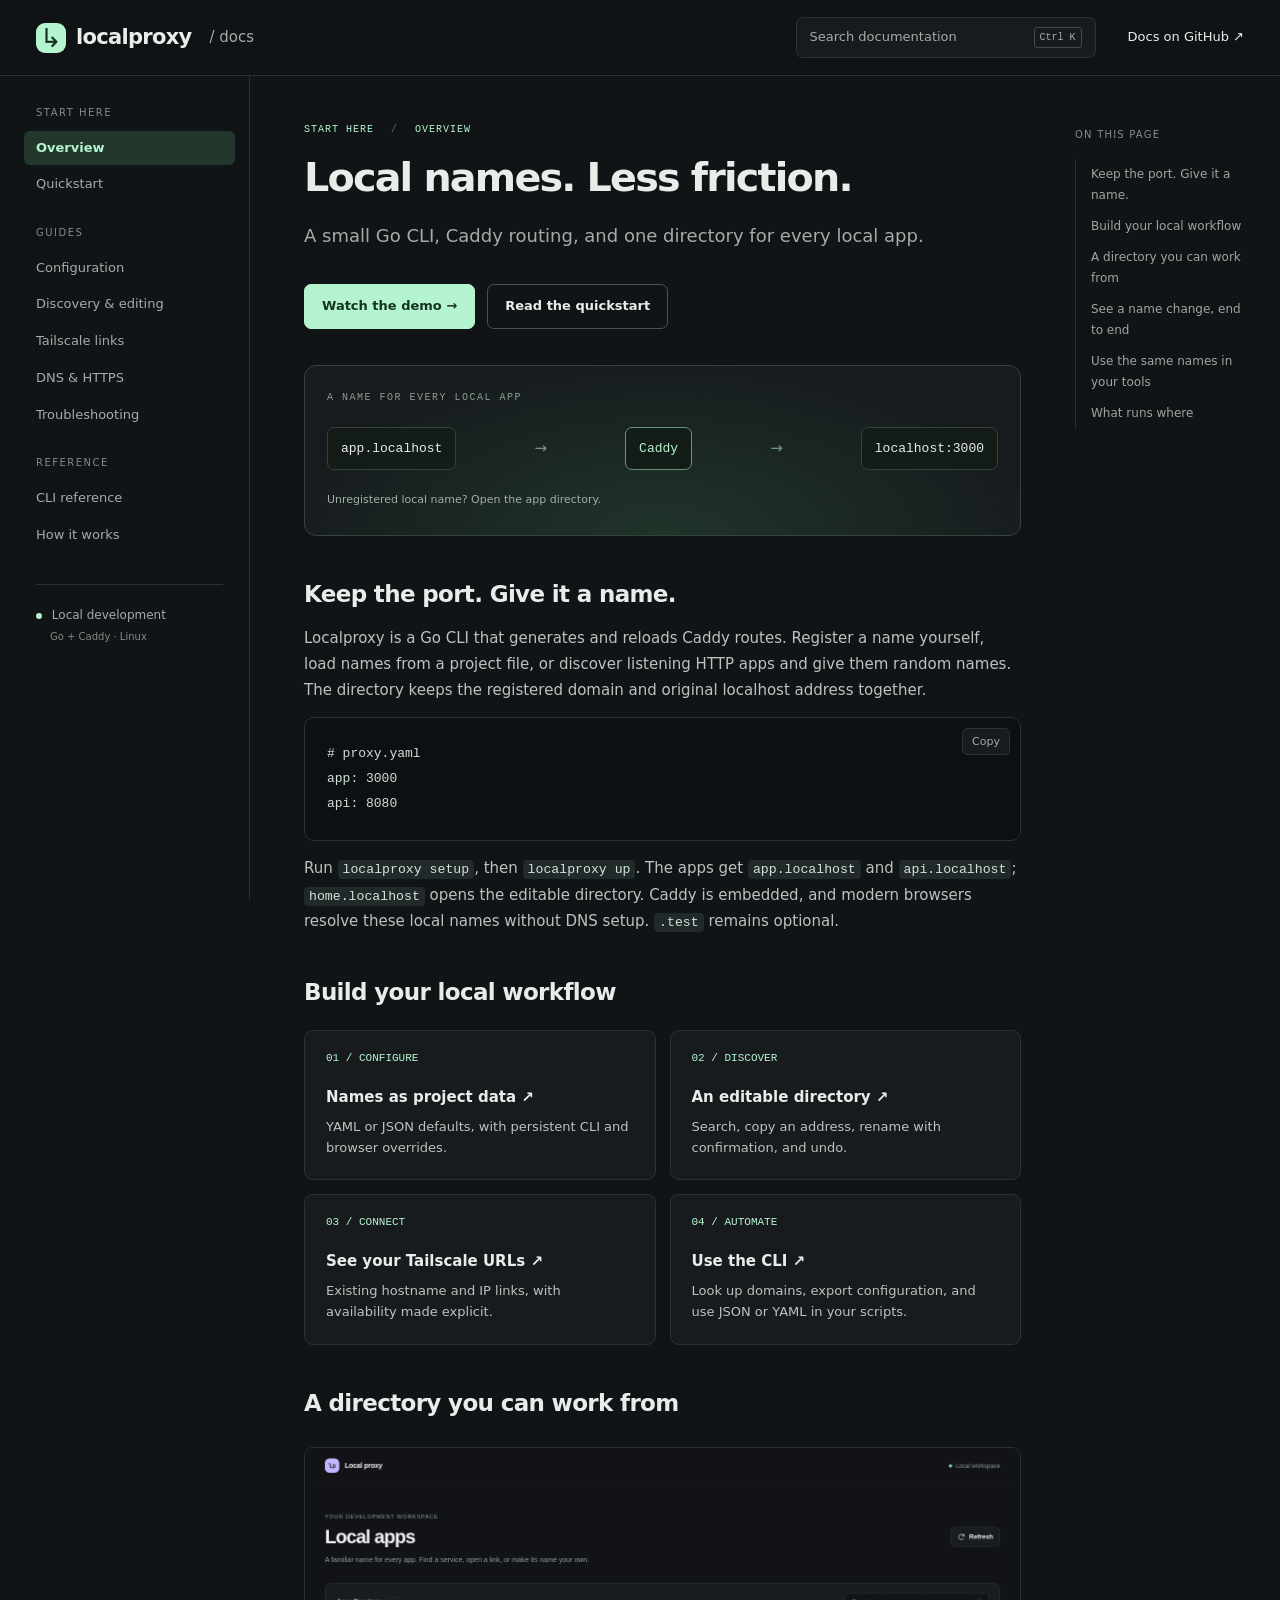
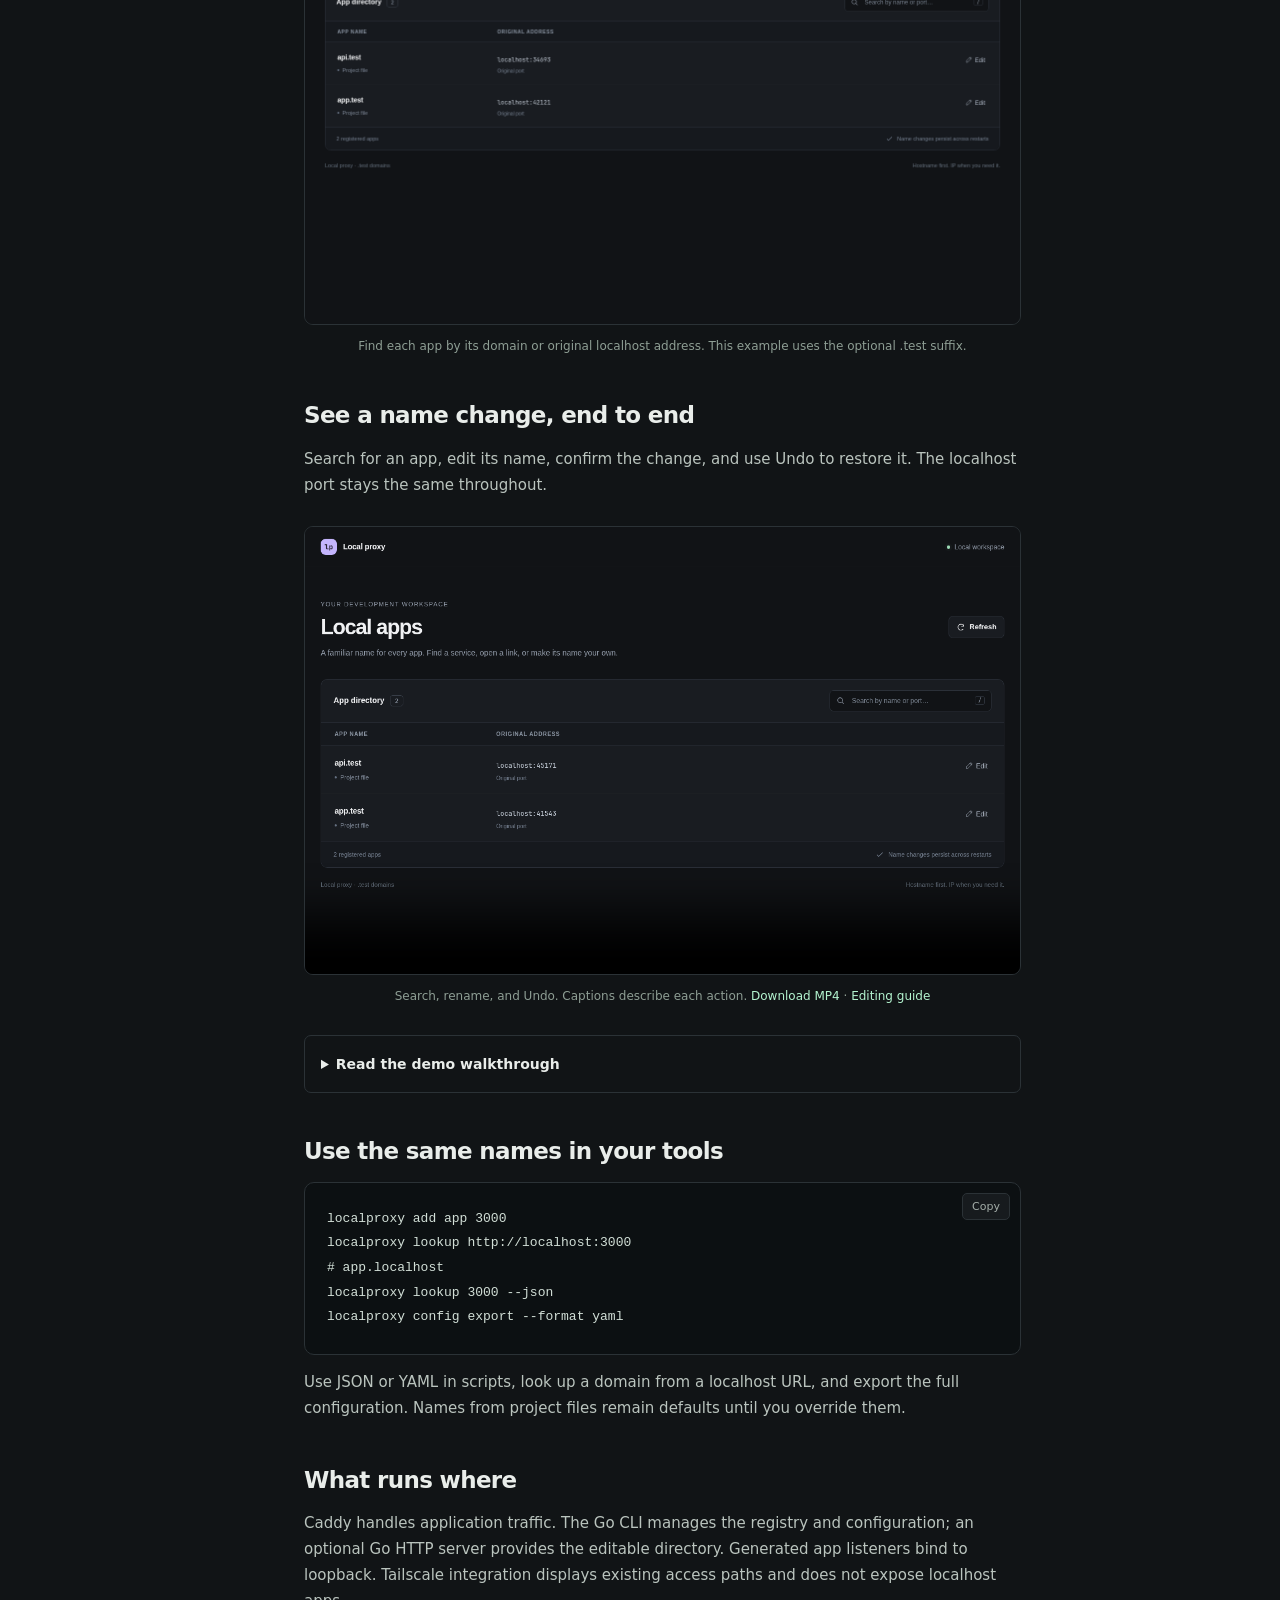
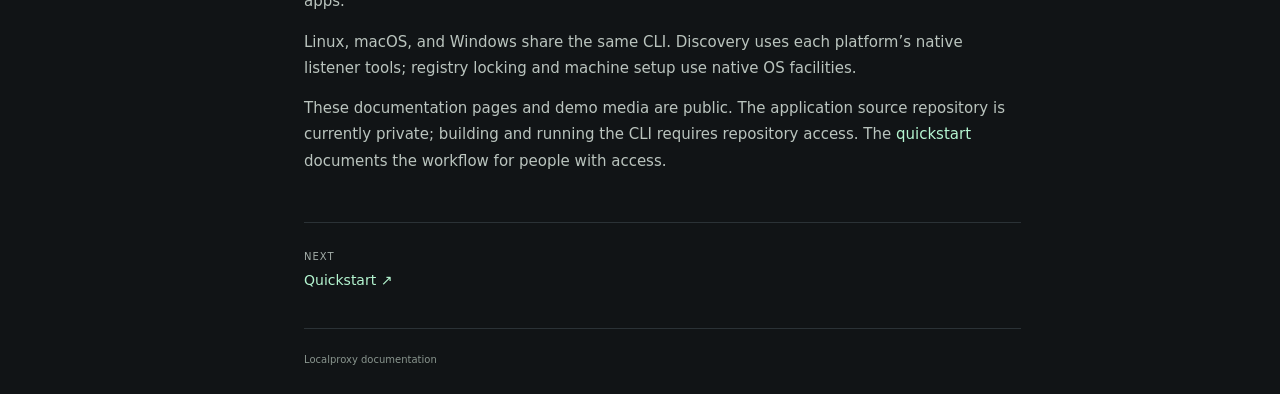
<file: index.html>
<!doctype html>
<html lang="en"><head><meta charset="utf-8"><meta name="viewport" content="width=device-width,initial-scale=1">
<meta name="description" content="A small Go CLI, Caddy routing, and one directory for every local app."><meta name="color-scheme" content="dark">
<title>Overview · Localproxy docs</title><link rel="icon" href="assets/icon.svg" type="image/svg+xml">
<link rel="stylesheet" href="assets/site.css"><script src="assets/site.js" defer></script></head>
<body><a class="skip" href="#main">Skip to content</a>
<header class="topbar"><a class="brand" href="index.html"><span class="brand-icon" aria-hidden="true">↳</span>localproxy<span class="docs-label">/ docs</span></a>
<button class="search-trigger" type="button" aria-haspopup="dialog"><span>Search documentation</span><kbd>Ctrl K</kbd></button>
<a class="repo-link" href="https://github.com/aaronS7/local-proxy-docs">Docs on GitHub <span aria-hidden="true">↗</span></a>
<button id="menu-toggle" type="button" aria-expanded="false" aria-controls="sidebar">Menu</button></header>
<div class="layout"><aside id="sidebar"><nav aria-label="Documentation"><p class="nav-label">START HERE</p><a href="index.html" aria-current="page">Overview</a><a href="quickstart.html">Quickstart</a><p class="nav-label">GUIDES</p><a href="configuration.html">Configuration</a><a href="directory.html">Discovery & editing</a><a href="tailnet.html">Tailscale links</a><a href="dns.html">DNS & HTTPS</a><a href="troubleshooting.html">Troubleshooting</a><p class="nav-label">REFERENCE</p><a href="cli.html">CLI reference</a><a href="architecture.html">How it works</a></nav><div class="sidebar-note"><span class="dot"></span> Local development<br><small>Go + Caddy · Linux</small></div></aside>
<main id="main"><div class="eyebrow">START HERE <span>/</span> Overview</div><h1>Local names. Less friction.</h1><p class="lead">A small Go CLI, Caddy routing, and one directory for every local app.</p><div class="actions"><a class="button primary" href="#demo">Watch the demo <span aria-hidden="true">→</span></a><a class="button" href="quickstart.html">Read the quickstart</a></div>
<div class="routing" role="img" aria-label="app.localhost routes through Caddy to localhost port 3000. Unknown names under .localhost open the directory."><div class="routing-caption">A NAME FOR EVERY LOCAL APP</div><div class="route-flow"><span class="route-node">app.localhost</span><span class="route-arrow">→</span><span class="route-node accent">Caddy</span><span class="route-arrow">→</span><span class="route-node">localhost:3000</span></div><small>Unregistered local name? Open the app directory.</small></div>
<h2 id="overview">Keep the port. Give it a name.</h2>
<p>Localproxy is a Go CLI that generates and reloads Caddy routes. Register a name yourself, load names from a project file, or discover listening HTTP apps and give them random names. The directory keeps the registered domain and original localhost address together.</p>
<pre><code># proxy.yaml
app: 3000
api: 8080</code></pre>
<p>Run <code>localproxy setup</code>, then <code>localproxy up</code>. The apps get <code>app.localhost</code> and <code>api.localhost</code>; <code>home.localhost</code> opens the editable directory. Caddy is embedded, and modern browsers resolve these local names without DNS setup. <code>.test</code> remains optional.</p>
<h2 id="explore">Build your local workflow</h2>
<div class="cards"><a class="card" href="configuration.html"><span class="card-number">01 / CONFIGURE</span><strong>Names as project data ↗</strong><p>YAML or JSON defaults, with persistent CLI and browser overrides.</p></a><a class="card" href="directory.html"><span class="card-number">02 / DISCOVER</span><strong>An editable directory ↗</strong><p>Search, copy an address, rename with confirmation, and undo.</p></a><a class="card" href="tailnet.html"><span class="card-number">03 / CONNECT</span><strong>See your Tailscale URLs ↗</strong><p>Existing hostname and IP links, with availability made explicit.</p></a><a class="card" href="cli.html"><span class="card-number">04 / AUTOMATE</span><strong>Use the CLI ↗</strong><p>Look up domains, export configuration, and use JSON or YAML in your scripts.</p></a></div>
<h2 id="preview">A directory you can work from</h2>
<figure><a href="assets/screenshots/directory-desktop.png"><img src="assets/screenshots/directory-desktop.png" width="1440" height="960" alt="Localproxy directory showing api.test and app.test with localhost links and Edit buttons" loading="lazy"></a><figcaption>Find each app by its domain or original localhost address. This example uses the optional .test suffix.</figcaption></figure>
<h2 id="demo">See a name change, end to end</h2>
<p>Search for an app, edit its name, confirm the change, and use Undo to restore it. The localhost port stays the same throughout.</p>
<figure class="demo-video"><video controls playsinline preload="none" poster="assets/videos/directory-demo-poster.png" width="1280" height="800" aria-label="Local Proxy demo: search, rename an app with confirmation, and undo the change">
<source src="assets/videos/directory-demo.webm" type="video/webm">
<source src="assets/videos/directory-demo.mp4" type="video/mp4">
<track kind="captions" src="assets/videos/directory-demo.en.vtt" srclang="en" label="English action descriptions" default>
<p>Your browser cannot play this video. <a href="assets/videos/directory-demo.mp4">Download the MP4 demo</a>.</p>
</video><figcaption>Search, rename, and Undo. Captions describe each action. <a href="assets/videos/directory-demo.mp4">Download MP4</a> · <a href="directory.html#editing">Editing guide</a></figcaption></figure>
<details><summary>Read the demo walkthrough</summary><ol><li>The directory shows api.test and app.test, each with its original localhost URL.</li><li>Searching for api filters the directory to the matching app.</li><li>Clear the search, edit app.test, and enter storefront.</li><li>Save opens a confirmation showing app.test becoming storefront.test.</li><li>Confirm the rename. The new domain appears with the original port, and the success message offers Undo.</li><li>Undo restores app.test and its route.</li></ol></details>
<h2 id="cli-workflow">Use the same names in your tools</h2>
<pre><code>localproxy add app 3000
localproxy lookup http://localhost:3000
# app.localhost
localproxy lookup 3000 --json
localproxy config export --format yaml</code></pre>
<p>Use JSON or YAML in scripts, look up a domain from a localhost URL, and export the full configuration. Names from project files remain defaults until you override them.</p>
<h2 id="scope">What runs where</h2>
<p>Caddy handles application traffic. The Go CLI manages the registry and configuration; an optional Go HTTP server provides the editable directory. Generated app listeners bind to loopback. Tailscale integration displays existing access paths and does not expose localhost apps.</p>
<p>Linux, macOS, and Windows share the same CLI. Discovery uses each platform’s native listener tools; registry locking and machine setup use native OS facilities.</p>

<p>These documentation pages and demo media are public. The application source repository is currently private; building and running the CLI requires repository access. The <a href="quickstart.html">quickstart</a> documents the workflow for people with access.</p>

<nav class="page-nav" aria-label="Adjacent pages"><a href="quickstart.html"><span>Next</span>Quickstart <span aria-hidden="true">↗</span></a></nav><footer>Localproxy documentation</footer></main>
<aside class="toc"><p>ON THIS PAGE</p><nav aria-label="On this page"><a href="#overview">Keep the port. Give it a name.</a><a href="#explore">Build your local workflow</a><a href="#preview">A directory you can work from</a><a href="#demo">See a name change, end to end</a><a href="#cli-workflow">Use the same names in your tools</a><a href="#scope">What runs where</a></nav></aside></div>
<dialog id="search-dialog" aria-labelledby="search-title"><div class="search-head"><label id="search-title" for="docs-search">Search the docs</label><button id="search-close" type="button" aria-label="Close search">Esc</button></div><input id="docs-search" type="search" placeholder="Try: rename, YAML, HTTPS…" autocomplete="off"><p id="search-status" role="status"></p><div id="search-results"></div></dialog>
<div id="copy-status" class="sr-only" role="status"></div></body></html>
</file>
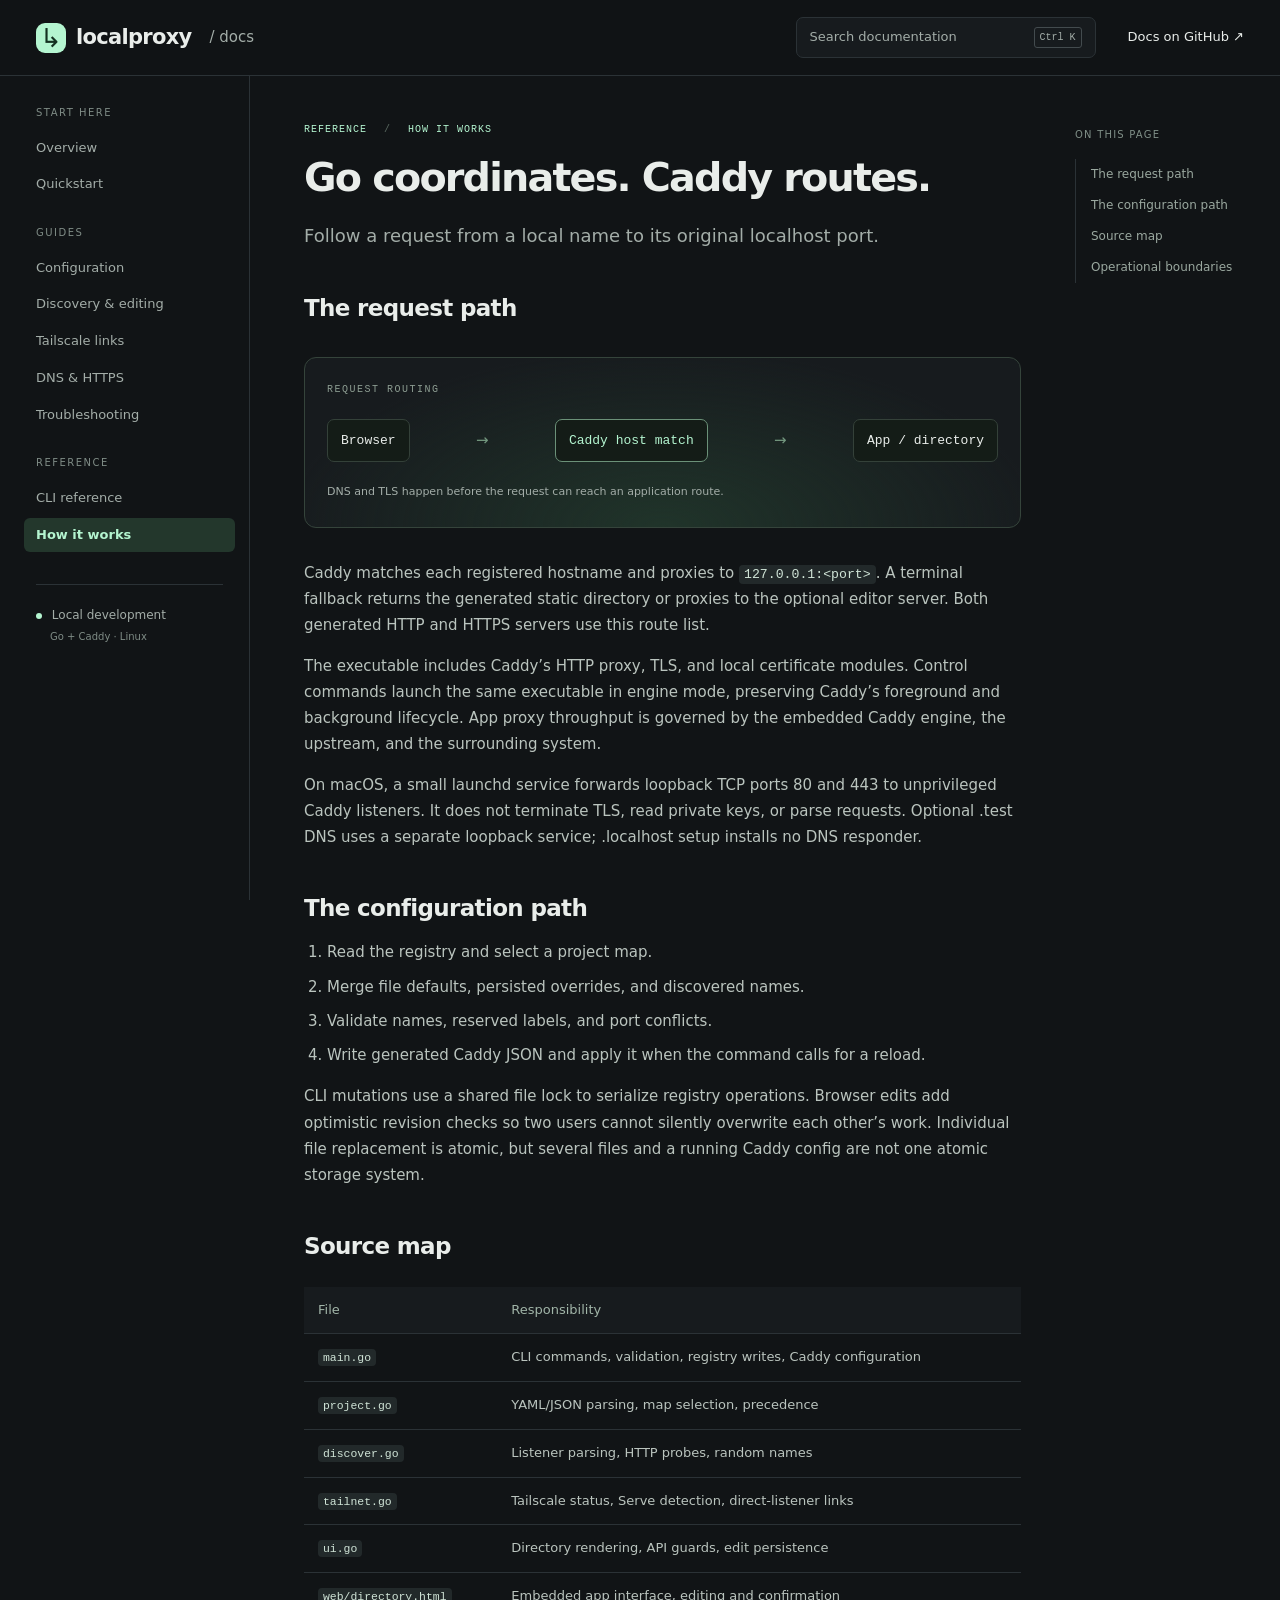
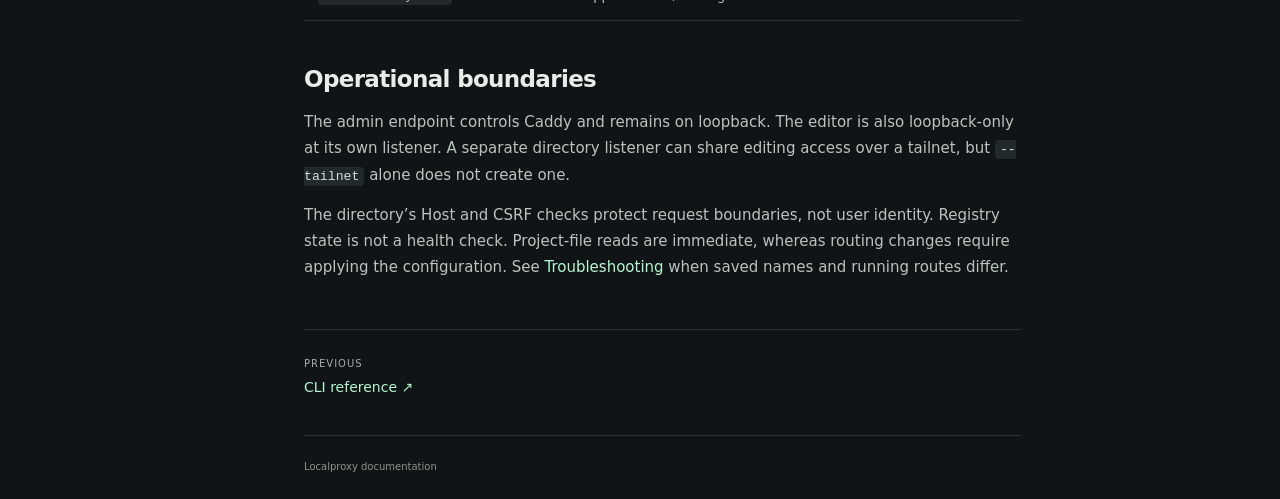
<file: architecture.html>
<!doctype html>
<html lang="en"><head><meta charset="utf-8"><meta name="viewport" content="width=device-width,initial-scale=1">
<meta name="description" content="Follow a request from a local name to its original localhost port."><meta name="color-scheme" content="dark">
<title>How it works · Localproxy docs</title><link rel="icon" href="assets/icon.svg" type="image/svg+xml">
<link rel="stylesheet" href="assets/site.css"><script src="assets/site.js" defer></script></head>
<body><a class="skip" href="#main">Skip to content</a>
<header class="topbar"><a class="brand" href="index.html"><span class="brand-icon" aria-hidden="true">↳</span>localproxy<span class="docs-label">/ docs</span></a>
<button class="search-trigger" type="button" aria-haspopup="dialog"><span>Search documentation</span><kbd>Ctrl K</kbd></button>
<a class="repo-link" href="https://github.com/aaronS7/local-proxy-docs">Docs on GitHub <span aria-hidden="true">↗</span></a>
<button id="menu-toggle" type="button" aria-expanded="false" aria-controls="sidebar">Menu</button></header>
<div class="layout"><aside id="sidebar"><nav aria-label="Documentation"><p class="nav-label">START HERE</p><a href="index.html">Overview</a><a href="quickstart.html">Quickstart</a><p class="nav-label">GUIDES</p><a href="configuration.html">Configuration</a><a href="directory.html">Discovery & editing</a><a href="tailnet.html">Tailscale links</a><a href="dns.html">DNS & HTTPS</a><a href="troubleshooting.html">Troubleshooting</a><p class="nav-label">REFERENCE</p><a href="cli.html">CLI reference</a><a href="architecture.html" aria-current="page">How it works</a></nav><div class="sidebar-note"><span class="dot"></span> Local development<br><small>Go + Caddy · Linux</small></div></aside>
<main id="main"><div class="eyebrow">REFERENCE <span>/</span> How it works</div><h1>Go coordinates. Caddy routes.</h1><p class="lead">Follow a request from a local name to its original localhost port.</p><h2 id="request-path">The request path</h2>
<div class="routing" role="img" aria-label="Browser resolves local name to loopback. Caddy matches the hostname, then proxies to the app or directory."><div class="routing-caption">REQUEST ROUTING</div><div class="route-flow"><span class="route-node">Browser</span><span class="route-arrow">→</span><span class="route-node accent">Caddy host match</span><span class="route-arrow">→</span><span class="route-node">App / directory</span></div><small>DNS and TLS happen before the request can reach an application route.</small></div>
<p>Caddy matches each registered hostname and proxies to <code>127.0.0.1:&lt;port&gt;</code>. A terminal fallback returns the generated static directory or proxies to the optional editor server. Both generated HTTP and HTTPS servers use this route list.</p>
<p>The executable includes Caddy’s HTTP proxy, TLS, and local certificate modules. Control commands launch the same executable in engine mode, preserving Caddy’s foreground and background lifecycle. App proxy throughput is governed by the embedded Caddy engine, the upstream, and the surrounding system.</p>
<p>On macOS, a small launchd service forwards loopback TCP ports 80 and 443 to unprivileged Caddy listeners. It does not terminate TLS, read private keys, or parse requests. Optional .test DNS uses a separate loopback service; .localhost setup installs no DNS responder.</p>
<h2 id="control-path">The configuration path</h2>
<ol><li>Read the registry and select a project map.</li><li>Merge file defaults, persisted overrides, and discovered names.</li><li>Validate names, reserved labels, and port conflicts.</li><li>Write generated Caddy JSON and apply it when the command calls for a reload.</li></ol>
<p>CLI mutations use a shared file lock to serialize registry operations. Browser edits add optimistic revision checks so two users cannot silently overwrite each other’s work. Individual file replacement is atomic, but several files and a running Caddy config are not one atomic storage system.</p>
<h2 id="modules">Source map</h2>
<div class="table-wrap"><table><thead><tr><th>File</th><th>Responsibility</th></tr></thead><tbody><tr><td><code>main.go</code></td><td>CLI commands, validation, registry writes, Caddy configuration</td></tr><tr><td><code>project.go</code></td><td>YAML/JSON parsing, map selection, precedence</td></tr><tr><td><code>discover.go</code></td><td>Listener parsing, HTTP probes, random names</td></tr><tr><td><code>tailnet.go</code></td><td>Tailscale status, Serve detection, direct-listener links</td></tr><tr><td><code>ui.go</code></td><td>Directory rendering, API guards, edit persistence</td></tr><tr><td><code>web/directory.html</code></td><td>Embedded app interface, editing and confirmation</td></tr></tbody></table></div>
<h2 id="boundaries">Operational boundaries</h2>
<p>The admin endpoint controls Caddy and remains on loopback. The editor is also loopback-only at its own listener. A separate directory listener can share editing access over a tailnet, but <code>--tailnet</code> alone does not create one.</p>
<p>The directory’s Host and CSRF checks protect request boundaries, not user identity. Registry state is not a health check. Project-file reads are immediate, whereas routing changes require applying the configuration. See <a href="troubleshooting.html">Troubleshooting</a> when saved names and running routes differ.</p>

<nav class="page-nav" aria-label="Adjacent pages"><a href="cli.html"><span>Previous</span>CLI reference <span aria-hidden="true">↗</span></a></nav><footer>Localproxy documentation</footer></main>
<aside class="toc"><p>ON THIS PAGE</p><nav aria-label="On this page"><a href="#request-path">The request path</a><a href="#control-path">The configuration path</a><a href="#modules">Source map</a><a href="#boundaries">Operational boundaries</a></nav></aside></div>
<dialog id="search-dialog" aria-labelledby="search-title"><div class="search-head"><label id="search-title" for="docs-search">Search the docs</label><button id="search-close" type="button" aria-label="Close search">Esc</button></div><input id="docs-search" type="search" placeholder="Try: rename, YAML, HTTPS…" autocomplete="off"><p id="search-status" role="status"></p><div id="search-results"></div></dialog>
<div id="copy-status" class="sr-only" role="status"></div></body></html>
</file>
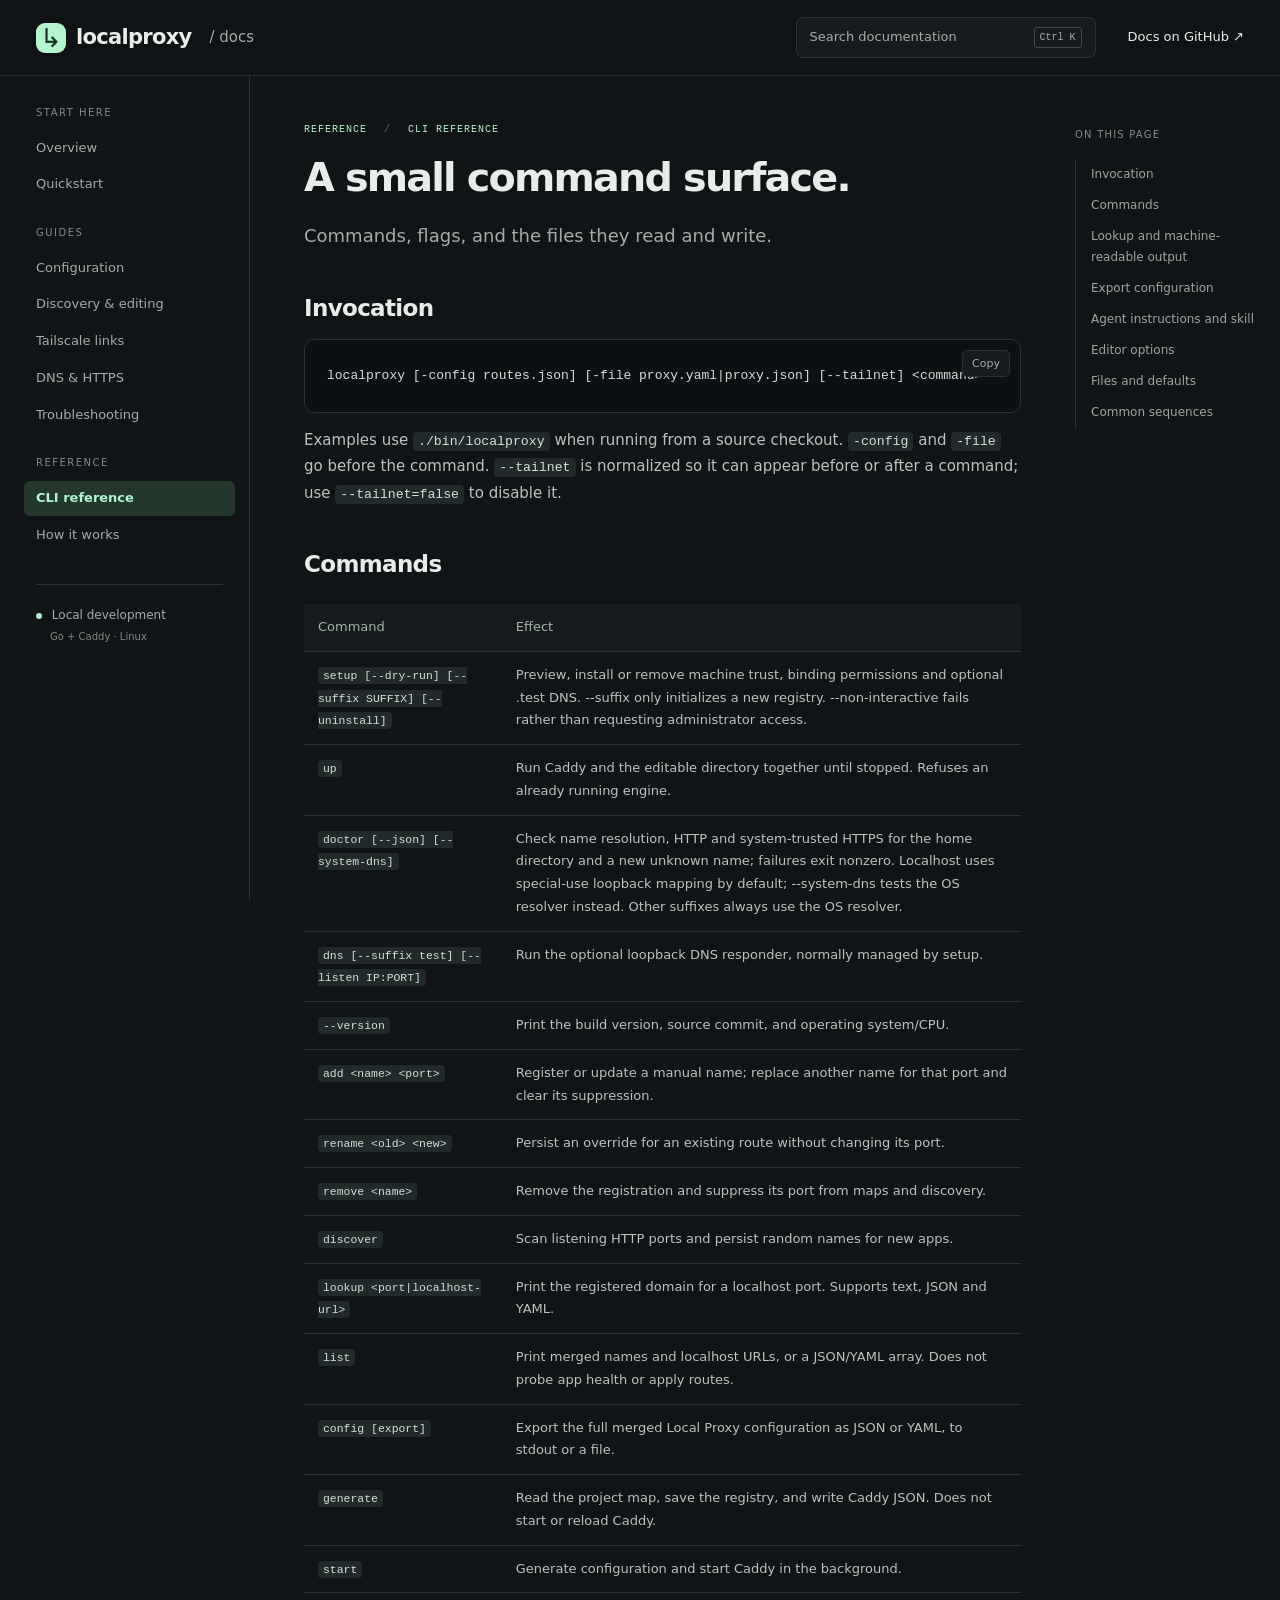
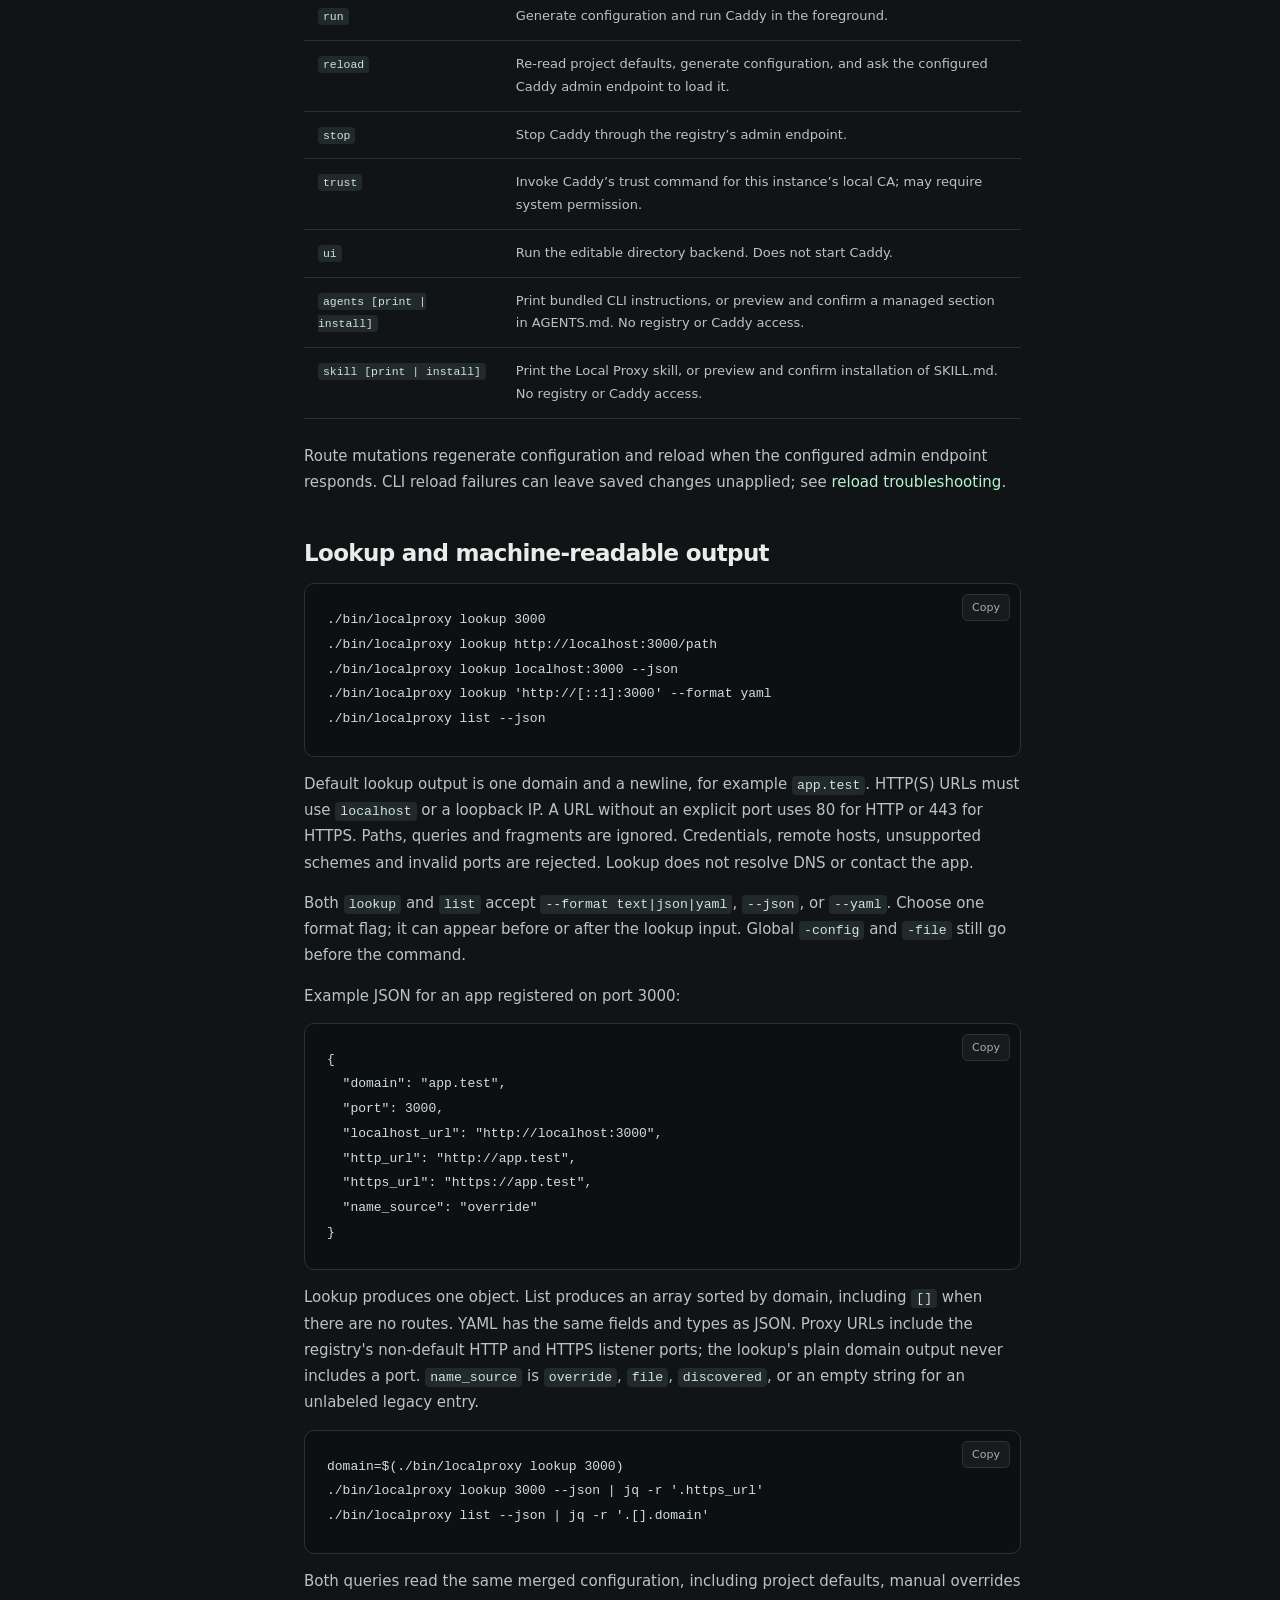
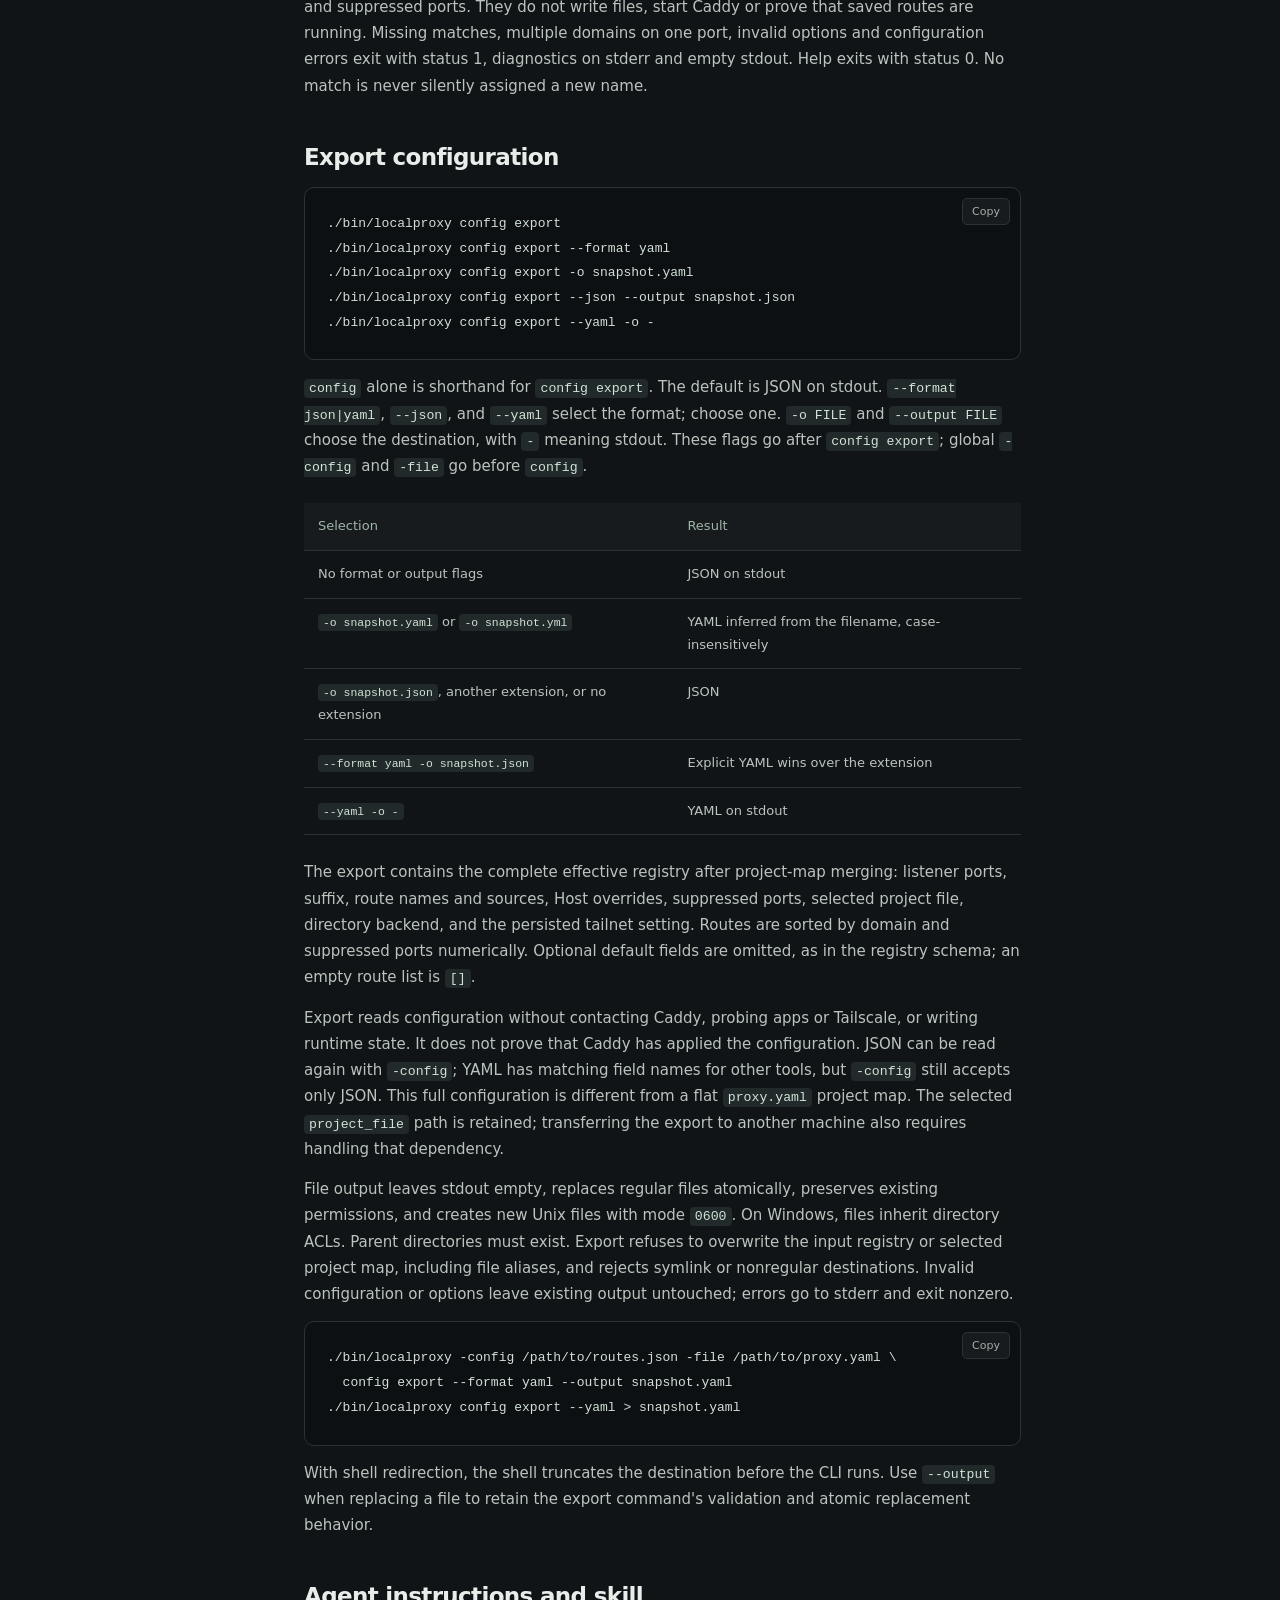
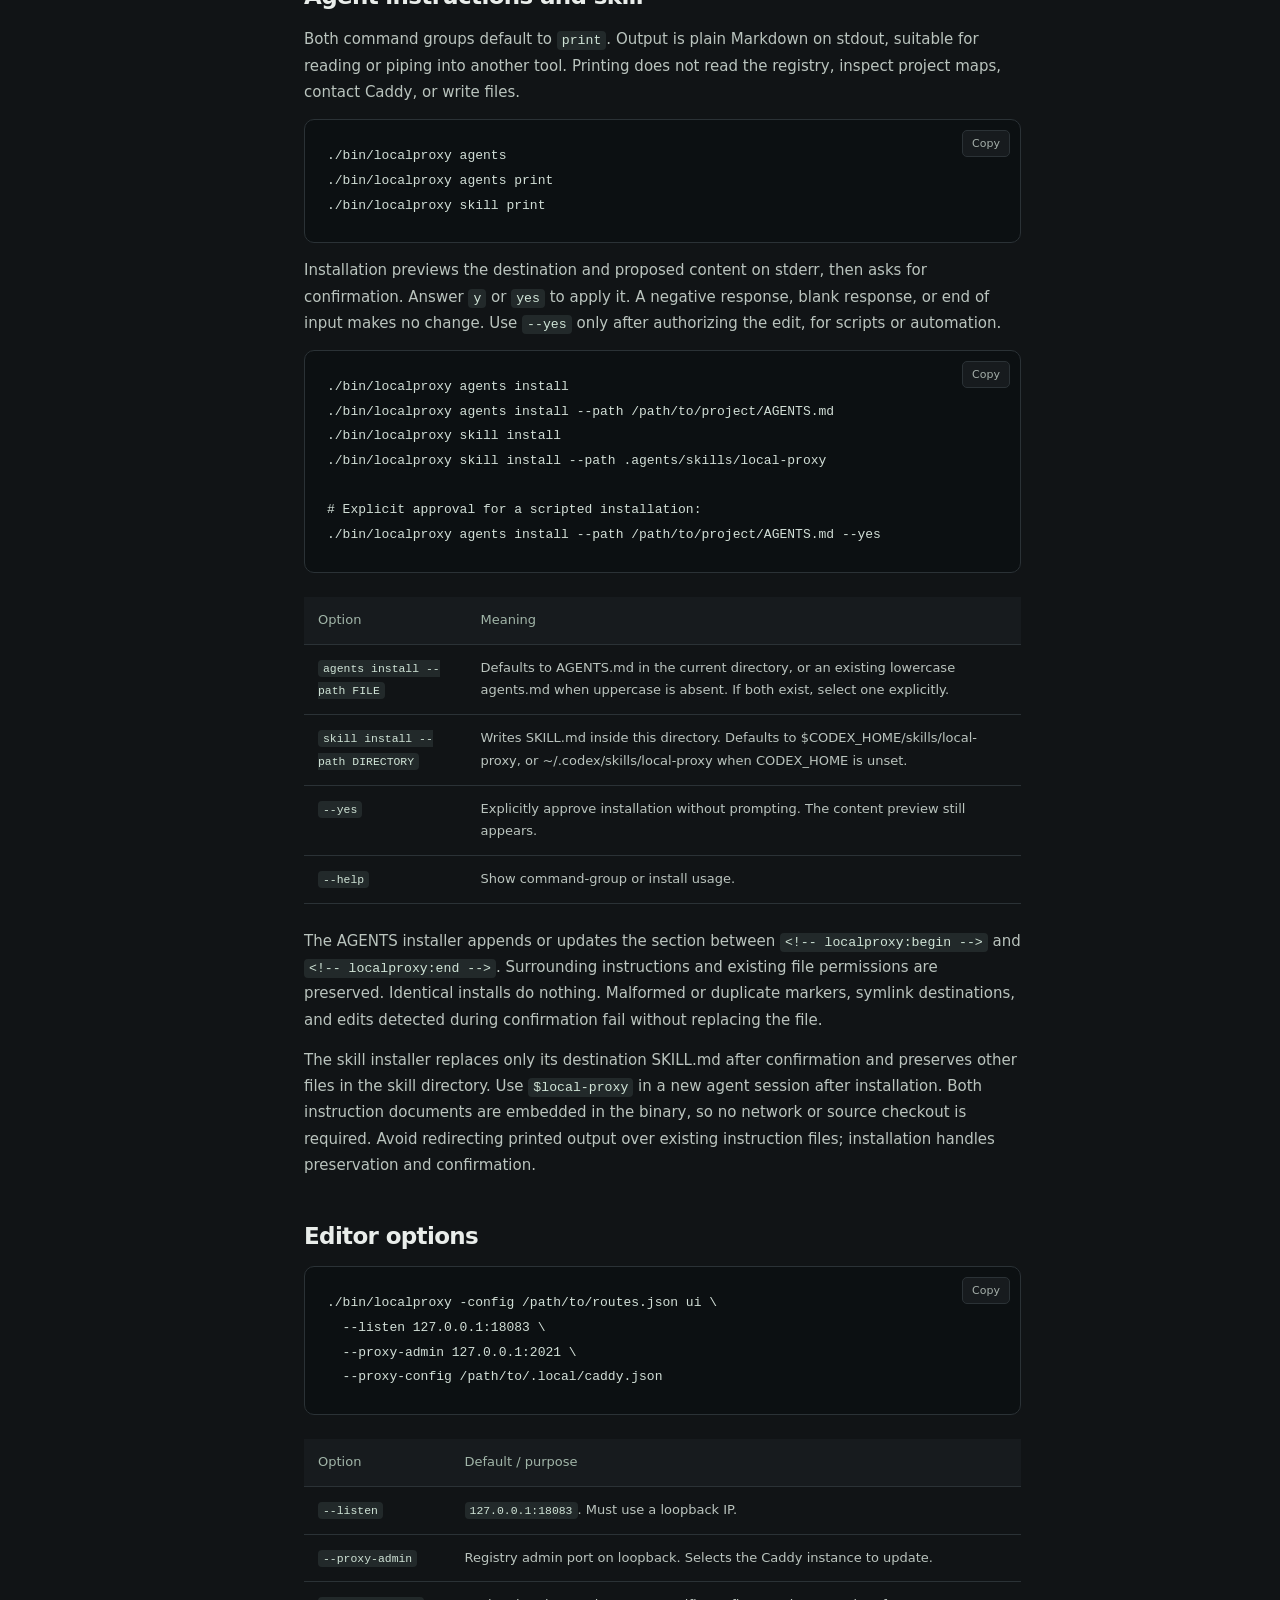
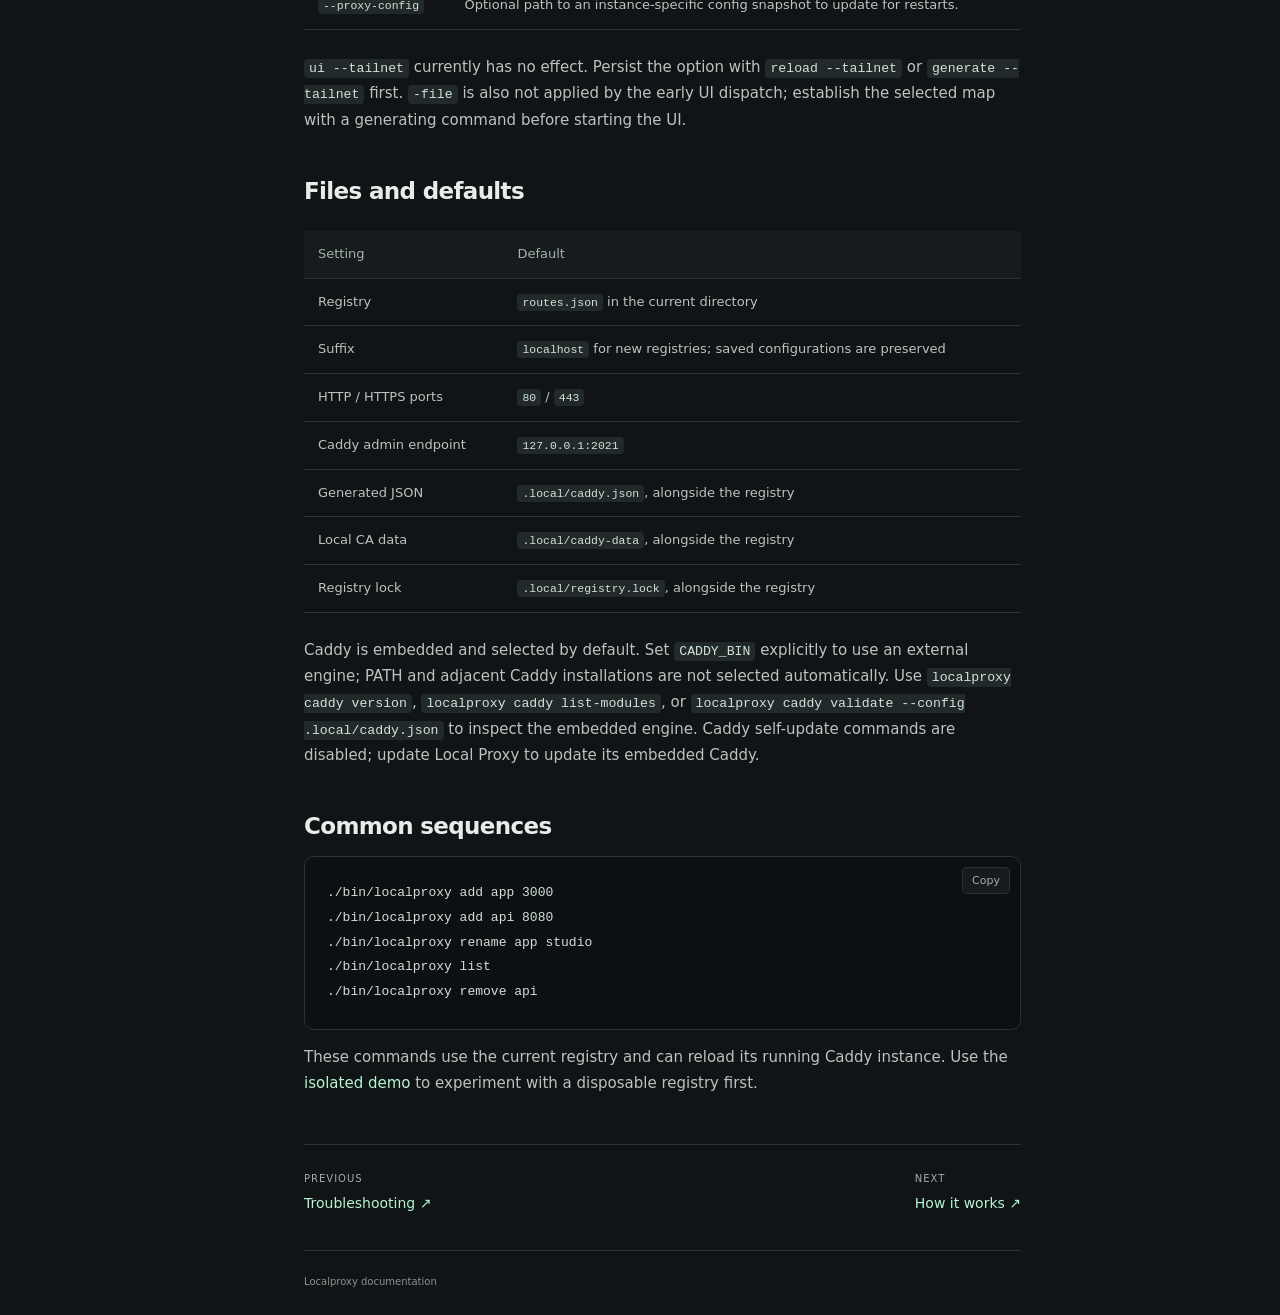
<file: cli.html>
<!doctype html>
<html lang="en"><head><meta charset="utf-8"><meta name="viewport" content="width=device-width,initial-scale=1">
<meta name="description" content="Commands, flags, and the files they read and write."><meta name="color-scheme" content="dark">
<title>CLI reference · Localproxy docs</title><link rel="icon" href="assets/icon.svg" type="image/svg+xml">
<link rel="stylesheet" href="assets/site.css"><script src="assets/site.js" defer></script></head>
<body><a class="skip" href="#main">Skip to content</a>
<header class="topbar"><a class="brand" href="index.html"><span class="brand-icon" aria-hidden="true">↳</span>localproxy<span class="docs-label">/ docs</span></a>
<button class="search-trigger" type="button" aria-haspopup="dialog"><span>Search documentation</span><kbd>Ctrl K</kbd></button>
<a class="repo-link" href="https://github.com/aaronS7/local-proxy-docs">Docs on GitHub <span aria-hidden="true">↗</span></a>
<button id="menu-toggle" type="button" aria-expanded="false" aria-controls="sidebar">Menu</button></header>
<div class="layout"><aside id="sidebar"><nav aria-label="Documentation"><p class="nav-label">START HERE</p><a href="index.html">Overview</a><a href="quickstart.html">Quickstart</a><p class="nav-label">GUIDES</p><a href="configuration.html">Configuration</a><a href="directory.html">Discovery & editing</a><a href="tailnet.html">Tailscale links</a><a href="dns.html">DNS & HTTPS</a><a href="troubleshooting.html">Troubleshooting</a><p class="nav-label">REFERENCE</p><a href="cli.html" aria-current="page">CLI reference</a><a href="architecture.html">How it works</a></nav><div class="sidebar-note"><span class="dot"></span> Local development<br><small>Go + Caddy · Linux</small></div></aside>
<main id="main"><div class="eyebrow">REFERENCE <span>/</span> CLI reference</div><h1>A small command surface.</h1><p class="lead">Commands, flags, and the files they read and write.</p><h2 id="syntax">Invocation</h2>
<pre><code>localproxy [-config routes.json] [-file proxy.yaml|proxy.json] [--tailnet] &lt;command&gt;</code></pre>
<p>Examples use <code>./bin/localproxy</code> when running from a source checkout. <code>-config</code> and <code>-file</code> go before the command. <code>--tailnet</code> is normalized so it can appear before or after a command; use <code>--tailnet=false</code> to disable it.</p>
<h2 id="commands">Commands</h2>
<div class="table-wrap"><table><thead><tr><th>Command</th><th>Effect</th></tr></thead><tbody>
<tr><td><code>setup [--dry-run] [--suffix SUFFIX] [--uninstall]</code></td><td>Preview, install or remove machine trust, binding permissions and optional .test DNS. --suffix only initializes a new registry. --non-interactive fails rather than requesting administrator access.</td></tr>
<tr><td><code>up</code></td><td>Run Caddy and the editable directory together until stopped. Refuses an already running engine.</td></tr>
<tr><td><code>doctor [--json] [--system-dns]</code></td><td>Check name resolution, HTTP and system-trusted HTTPS for the home directory and a new unknown name; failures exit nonzero. Localhost uses special-use loopback mapping by default; --system-dns tests the OS resolver instead. Other suffixes always use the OS resolver.</td></tr>
<tr><td><code>dns [--suffix test] [--listen IP:PORT]</code></td><td>Run the optional loopback DNS responder, normally managed by setup.</td></tr>
<tr><td><code>--version</code></td><td>Print the build version, source commit, and operating system/CPU.</td></tr>
<tr><td><code>add &lt;name&gt; &lt;port&gt;</code></td><td>Register or update a manual name; replace another name for that port and clear its suppression.</td></tr>
<tr><td><code>rename &lt;old&gt; &lt;new&gt;</code></td><td>Persist an override for an existing route without changing its port.</td></tr>
<tr><td><code>remove &lt;name&gt;</code></td><td>Remove the registration and suppress its port from maps and discovery.</td></tr>
<tr><td><code>discover</code></td><td>Scan listening HTTP ports and persist random names for new apps.</td></tr>
<tr><td><code>lookup &lt;port|localhost-url&gt;</code></td><td>Print the registered domain for a localhost port. Supports text, JSON and YAML.</td></tr>
<tr><td><code>list</code></td><td>Print merged names and localhost URLs, or a JSON/YAML array. Does not probe app health or apply routes.</td></tr>
<tr><td><code>config [export]</code></td><td>Export the full merged Local Proxy configuration as JSON or YAML, to stdout or a file.</td></tr>
<tr><td><code>generate</code></td><td>Read the project map, save the registry, and write Caddy JSON. Does not start or reload Caddy.</td></tr>
<tr><td><code>start</code></td><td>Generate configuration and start Caddy in the background.</td></tr>
<tr><td><code>run</code></td><td>Generate configuration and run Caddy in the foreground.</td></tr>
<tr><td><code>reload</code></td><td>Re-read project defaults, generate configuration, and ask the configured Caddy admin endpoint to load it.</td></tr>
<tr><td><code>stop</code></td><td>Stop Caddy through the registry’s admin endpoint.</td></tr>
<tr><td><code>trust</code></td><td>Invoke Caddy’s trust command for this instance’s local CA; may require system permission.</td></tr>
<tr><td><code>ui</code></td><td>Run the editable directory backend. Does not start Caddy.</td></tr>
<tr><td><code>agents [print | install]</code></td><td>Print bundled CLI instructions, or preview and confirm a managed section in AGENTS.md. No registry or Caddy access.</td></tr>
<tr><td><code>skill [print | install]</code></td><td>Print the Local Proxy skill, or preview and confirm installation of SKILL.md. No registry or Caddy access.</td></tr>
</tbody></table></div>
<p>Route mutations regenerate configuration and reload when the configured admin endpoint responds. CLI reload failures can leave saved changes unapplied; see <a href="troubleshooting.html#reload">reload troubleshooting</a>.</p>
<h2 id="lookup">Lookup and machine-readable output</h2>
<pre><code>./bin/localproxy lookup 3000
./bin/localproxy lookup http://localhost:3000/path
./bin/localproxy lookup localhost:3000 --json
./bin/localproxy lookup 'http://[::1]:3000' --format yaml
./bin/localproxy list --json</code></pre>
<p>Default lookup output is one domain and a newline, for example <code>app.test</code>. HTTP(S) URLs must use <code>localhost</code> or a loopback IP. A URL without an explicit port uses 80 for HTTP or 443 for HTTPS. Paths, queries and fragments are ignored. Credentials, remote hosts, unsupported schemes and invalid ports are rejected. Lookup does not resolve DNS or contact the app.</p>
<p>Both <code>lookup</code> and <code>list</code> accept <code>--format text|json|yaml</code>, <code>--json</code>, or <code>--yaml</code>. Choose one format flag; it can appear before or after the lookup input. Global <code>-config</code> and <code>-file</code> still go before the command.</p>
<p>Example JSON for an app registered on port 3000:</p>
<pre><code>{
  "domain": "app.test",
  "port": 3000,
  "localhost_url": "http://localhost:3000",
  "http_url": "http://app.test",
  "https_url": "https://app.test",
  "name_source": "override"
}</code></pre>
<p>Lookup produces one object. List produces an array sorted by domain, including <code>[]</code> when there are no routes. YAML has the same fields and types as JSON. Proxy URLs include the registry's non-default HTTP and HTTPS listener ports; the lookup's plain domain output never includes a port. <code>name_source</code> is <code>override</code>, <code>file</code>, <code>discovered</code>, or an empty string for an unlabeled legacy entry.</p>
<pre><code>domain=$(./bin/localproxy lookup 3000)
./bin/localproxy lookup 3000 --json | jq -r '.https_url'
./bin/localproxy list --json | jq -r '.[].domain'</code></pre>
<p>Both queries read the same merged configuration, including project defaults, manual overrides and suppressed ports. They do not write files, start Caddy or prove that saved routes are running. Missing matches, multiple domains on one port, invalid options and configuration errors exit with status 1, diagnostics on stderr and empty stdout. Help exits with status 0. No match is never silently assigned a new name.</p>
<h2 id="config-export">Export configuration</h2>
<pre><code>./bin/localproxy config export
./bin/localproxy config export --format yaml
./bin/localproxy config export -o snapshot.yaml
./bin/localproxy config export --json --output snapshot.json
./bin/localproxy config export --yaml -o -</code></pre>
<p><code>config</code> alone is shorthand for <code>config export</code>. The default is JSON on stdout. <code>--format json|yaml</code>, <code>--json</code>, and <code>--yaml</code> select the format; choose one. <code>-o FILE</code> and <code>--output FILE</code> choose the destination, with <code>-</code> meaning stdout. These flags go after <code>config export</code>; global <code>-config</code> and <code>-file</code> go before <code>config</code>.</p>
<div class="table-wrap"><table><thead><tr><th>Selection</th><th>Result</th></tr></thead><tbody>
<tr><td>No format or output flags</td><td>JSON on stdout</td></tr>
<tr><td><code>-o snapshot.yaml</code> or <code>-o snapshot.yml</code></td><td>YAML inferred from the filename, case-insensitively</td></tr>
<tr><td><code>-o snapshot.json</code>, another extension, or no extension</td><td>JSON</td></tr>
<tr><td><code>--format yaml -o snapshot.json</code></td><td>Explicit YAML wins over the extension</td></tr>
<tr><td><code>--yaml -o -</code></td><td>YAML on stdout</td></tr>
</tbody></table></div>
<p>The export contains the complete effective registry after project-map merging: listener ports, suffix, route names and sources, Host overrides, suppressed ports, selected project file, directory backend, and the persisted tailnet setting. Routes are sorted by domain and suppressed ports numerically. Optional default fields are omitted, as in the registry schema; an empty route list is <code>[]</code>.</p>
<p>Export reads configuration without contacting Caddy, probing apps or Tailscale, or writing runtime state. It does not prove that Caddy has applied the configuration. JSON can be read again with <code>-config</code>; YAML has matching field names for other tools, but <code>-config</code> still accepts only JSON. This full configuration is different from a flat <code>proxy.yaml</code> project map. The selected <code>project_file</code> path is retained; transferring the export to another machine also requires handling that dependency.</p>
<p>File output leaves stdout empty, replaces regular files atomically, preserves existing permissions, and creates new Unix files with mode <code>0600</code>. On Windows, files inherit directory ACLs. Parent directories must exist. Export refuses to overwrite the input registry or selected project map, including file aliases, and rejects symlink or nonregular destinations. Invalid configuration or options leave existing output untouched; errors go to stderr and exit nonzero.</p>
<pre><code>./bin/localproxy -config /path/to/routes.json -file /path/to/proxy.yaml \
  config export --format yaml --output snapshot.yaml
./bin/localproxy config export --yaml &gt; snapshot.yaml</code></pre>
<p>With shell redirection, the shell truncates the destination before the CLI runs. Use <code>--output</code> when replacing a file to retain the export command's validation and atomic replacement behavior.</p>
<h2 id="agent-instructions">Agent instructions and skill</h2>
<p>Both command groups default to <code>print</code>. Output is plain Markdown on stdout, suitable for reading or piping into another tool. Printing does not read the registry, inspect project maps, contact Caddy, or write files.</p>
<pre><code>./bin/localproxy agents
./bin/localproxy agents print
./bin/localproxy skill print</code></pre>
<p>Installation previews the destination and proposed content on stderr, then asks for confirmation. Answer <code>y</code> or <code>yes</code> to apply it. A negative response, blank response, or end of input makes no change. Use <code>--yes</code> only after authorizing the edit, for scripts or automation.</p>
<pre><code>./bin/localproxy agents install
./bin/localproxy agents install --path /path/to/project/AGENTS.md
./bin/localproxy skill install
./bin/localproxy skill install --path .agents/skills/local-proxy

# Explicit approval for a scripted installation:
./bin/localproxy agents install --path /path/to/project/AGENTS.md --yes</code></pre>
<div class="table-wrap"><table><thead><tr><th>Option</th><th>Meaning</th></tr></thead><tbody>
<tr><td><code>agents install --path FILE</code></td><td>Defaults to AGENTS.md in the current directory, or an existing lowercase agents.md when uppercase is absent. If both exist, select one explicitly.</td></tr>
<tr><td><code>skill install --path DIRECTORY</code></td><td>Writes SKILL.md inside this directory. Defaults to $CODEX_HOME/skills/local-proxy, or ~/.codex/skills/local-proxy when CODEX_HOME is unset.</td></tr>
<tr><td><code>--yes</code></td><td>Explicitly approve installation without prompting. The content preview still appears.</td></tr>
<tr><td><code>--help</code></td><td>Show command-group or install usage.</td></tr>
</tbody></table></div>
<p>The AGENTS installer appends or updates the section between <code>&lt;!-- localproxy:begin --&gt;</code> and <code>&lt;!-- localproxy:end --&gt;</code>. Surrounding instructions and existing file permissions are preserved. Identical installs do nothing. Malformed or duplicate markers, symlink destinations, and edits detected during confirmation fail without replacing the file.</p>
<p>The skill installer replaces only its destination SKILL.md after confirmation and preserves other files in the skill directory. Use <code>$local-proxy</code> in a new agent session after installation. Both instruction documents are embedded in the binary, so no network or source checkout is required. Avoid redirecting printed output over existing instruction files; installation handles preservation and confirmation.</p>
<h2 id="ui-options">Editor options</h2>
<pre><code>./bin/localproxy -config /path/to/routes.json ui \
  --listen 127.0.0.1:18083 \
  --proxy-admin 127.0.0.1:2021 \
  --proxy-config /path/to/.local/caddy.json</code></pre>
<div class="table-wrap"><table><thead><tr><th>Option</th><th>Default / purpose</th></tr></thead><tbody><tr><td><code>--listen</code></td><td><code>127.0.0.1:18083</code>. Must use a loopback IP.</td></tr><tr><td><code>--proxy-admin</code></td><td>Registry admin port on loopback. Selects the Caddy instance to update.</td></tr><tr><td><code>--proxy-config</code></td><td>Optional path to an instance-specific config snapshot to update for restarts.</td></tr></tbody></table></div>
<p><code>ui --tailnet</code> currently has no effect. Persist the option with <code>reload --tailnet</code> or <code>generate --tailnet</code> first. <code>-file</code> is also not applied by the early UI dispatch; establish the selected map with a generating command before starting the UI.</p>
<h2 id="files">Files and defaults</h2>
<div class="table-wrap"><table><thead><tr><th>Setting</th><th>Default</th></tr></thead><tbody><tr><td>Registry</td><td><code>routes.json</code> in the current directory</td></tr><tr><td>Suffix</td><td><code>localhost</code> for new registries; saved configurations are preserved</td></tr><tr><td>HTTP / HTTPS ports</td><td><code>80</code> / <code>443</code></td></tr><tr><td>Caddy admin endpoint</td><td><code>127.0.0.1:2021</code></td></tr><tr><td>Generated JSON</td><td><code>.local/caddy.json</code>, alongside the registry</td></tr><tr><td>Local CA data</td><td><code>.local/caddy-data</code>, alongside the registry</td></tr><tr><td>Registry lock</td><td><code>.local/registry.lock</code>, alongside the registry</td></tr></tbody></table></div>
<p>Caddy is embedded and selected by default. Set <code>CADDY_BIN</code> explicitly to use an external engine; PATH and adjacent Caddy installations are not selected automatically. Use <code>localproxy caddy version</code>, <code>localproxy caddy list-modules</code>, or <code>localproxy caddy validate --config .local/caddy.json</code> to inspect the embedded engine. Caddy self-update commands are disabled; update Local Proxy to update its embedded Caddy.</p>
<h2 id="examples">Common sequences</h2>
<pre><code>./bin/localproxy add app 3000
./bin/localproxy add api 8080
./bin/localproxy rename app studio
./bin/localproxy list
./bin/localproxy remove api</code></pre>
<p>These commands use the current registry and can reload its running Caddy instance. Use the <a href="quickstart.html">isolated demo</a> to experiment with a disposable registry first.</p>

<nav class="page-nav" aria-label="Adjacent pages"><a href="troubleshooting.html"><span>Previous</span>Troubleshooting <span aria-hidden="true">↗</span></a><a href="architecture.html"><span>Next</span>How it works <span aria-hidden="true">↗</span></a></nav><footer>Localproxy documentation</footer></main>
<aside class="toc"><p>ON THIS PAGE</p><nav aria-label="On this page"><a href="#syntax">Invocation</a><a href="#commands">Commands</a><a href="#lookup">Lookup and machine-readable output</a><a href="#config-export">Export configuration</a><a href="#agent-instructions">Agent instructions and skill</a><a href="#ui-options">Editor options</a><a href="#files">Files and defaults</a><a href="#examples">Common sequences</a></nav></aside></div>
<dialog id="search-dialog" aria-labelledby="search-title"><div class="search-head"><label id="search-title" for="docs-search">Search the docs</label><button id="search-close" type="button" aria-label="Close search">Esc</button></div><input id="docs-search" type="search" placeholder="Try: rename, YAML, HTTPS…" autocomplete="off"><p id="search-status" role="status"></p><div id="search-results"></div></dialog>
<div id="copy-status" class="sr-only" role="status"></div></body></html>
</file>
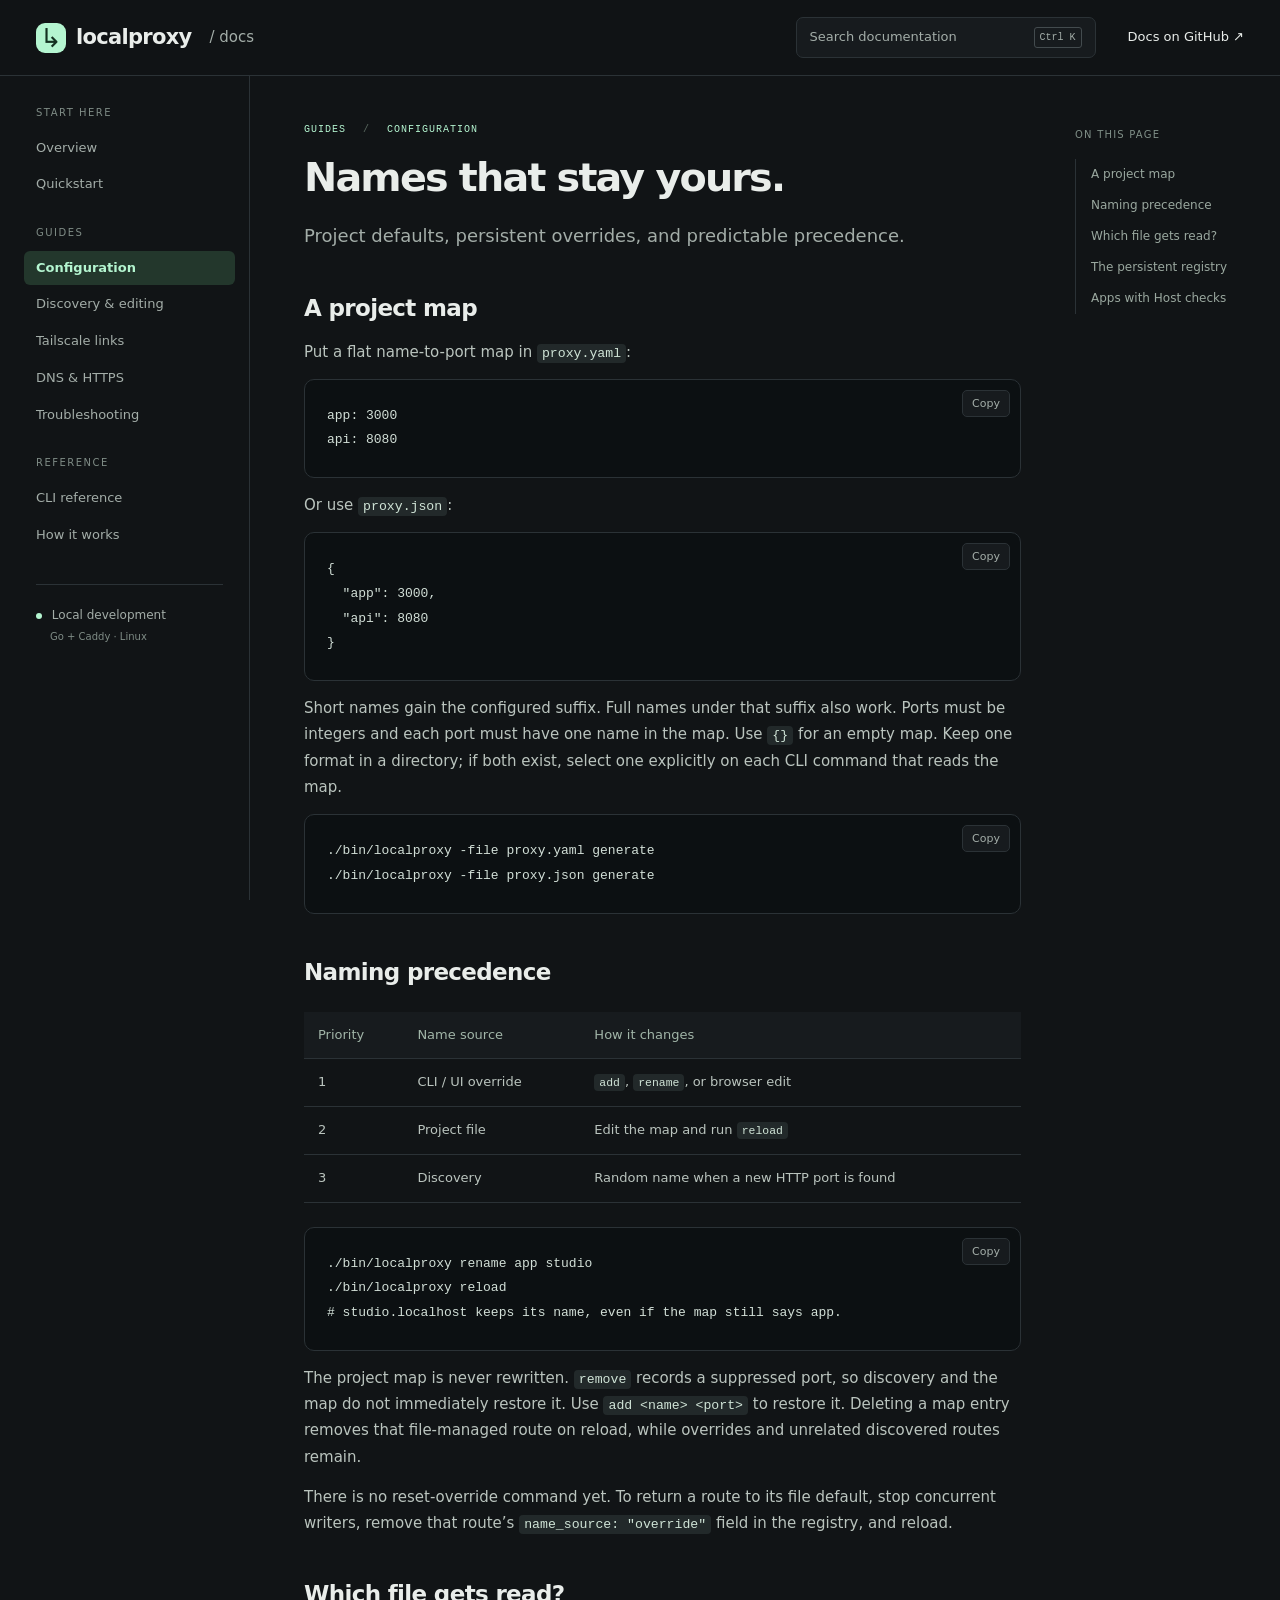
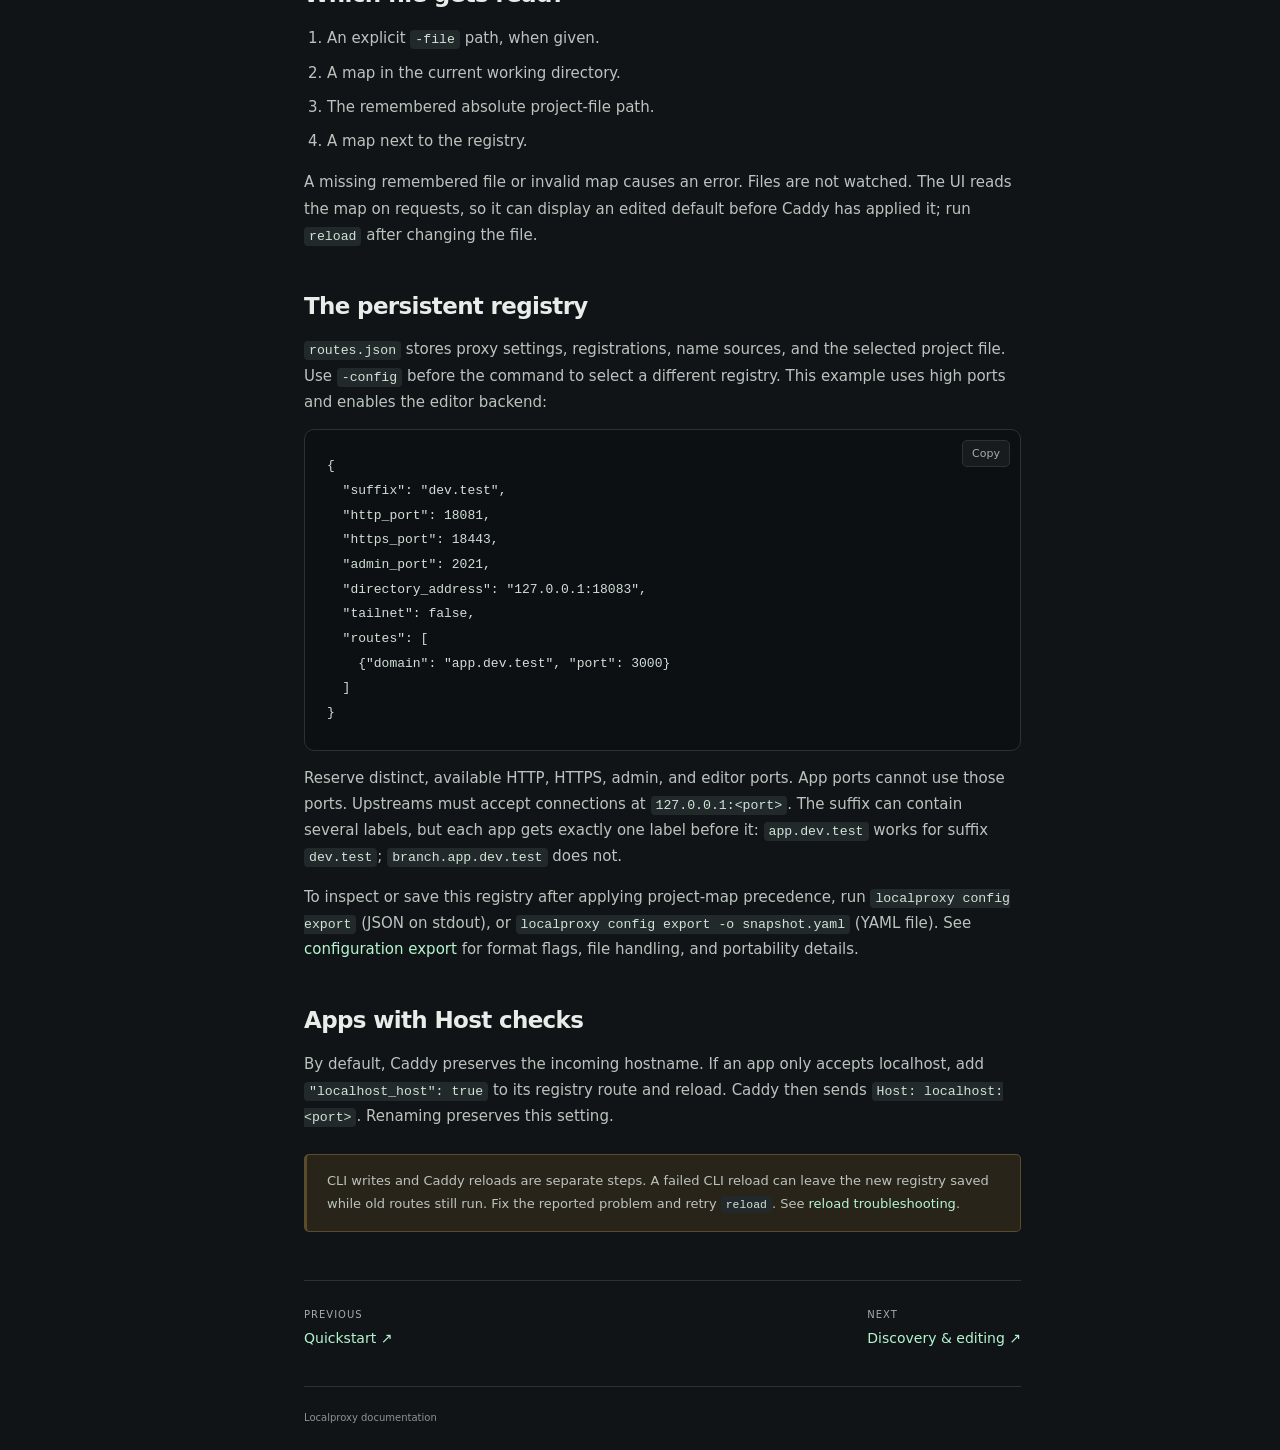
<file: configuration.html>
<!doctype html>
<html lang="en"><head><meta charset="utf-8"><meta name="viewport" content="width=device-width,initial-scale=1">
<meta name="description" content="Project defaults, persistent overrides, and predictable precedence."><meta name="color-scheme" content="dark">
<title>Configuration · Localproxy docs</title><link rel="icon" href="assets/icon.svg" type="image/svg+xml">
<link rel="stylesheet" href="assets/site.css"><script src="assets/site.js" defer></script></head>
<body><a class="skip" href="#main">Skip to content</a>
<header class="topbar"><a class="brand" href="index.html"><span class="brand-icon" aria-hidden="true">↳</span>localproxy<span class="docs-label">/ docs</span></a>
<button class="search-trigger" type="button" aria-haspopup="dialog"><span>Search documentation</span><kbd>Ctrl K</kbd></button>
<a class="repo-link" href="https://github.com/aaronS7/local-proxy-docs">Docs on GitHub <span aria-hidden="true">↗</span></a>
<button id="menu-toggle" type="button" aria-expanded="false" aria-controls="sidebar">Menu</button></header>
<div class="layout"><aside id="sidebar"><nav aria-label="Documentation"><p class="nav-label">START HERE</p><a href="index.html">Overview</a><a href="quickstart.html">Quickstart</a><p class="nav-label">GUIDES</p><a href="configuration.html" aria-current="page">Configuration</a><a href="directory.html">Discovery & editing</a><a href="tailnet.html">Tailscale links</a><a href="dns.html">DNS & HTTPS</a><a href="troubleshooting.html">Troubleshooting</a><p class="nav-label">REFERENCE</p><a href="cli.html">CLI reference</a><a href="architecture.html">How it works</a></nav><div class="sidebar-note"><span class="dot"></span> Local development<br><small>Go + Caddy · Linux</small></div></aside>
<main id="main"><div class="eyebrow">GUIDES <span>/</span> Configuration</div><h1>Names that stay yours.</h1><p class="lead">Project defaults, persistent overrides, and predictable precedence.</p><h2 id="project-map">A project map</h2>
<p>Put a flat name-to-port map in <code>proxy.yaml</code>:</p>
<pre><code>app: 3000
api: 8080</code></pre>
<p>Or use <code>proxy.json</code>:</p>
<pre><code>{
  "app": 3000,
  "api": 8080
}</code></pre>
<p>Short names gain the configured suffix. Full names under that suffix also work. Ports must be integers and each port must have one name in the map. Use <code>{}</code> for an empty map. Keep one format in a directory; if both exist, select one explicitly on each CLI command that reads the map.</p>
<pre><code>./bin/localproxy -file proxy.yaml generate
./bin/localproxy -file proxy.json generate</code></pre>
<h2 id="precedence">Naming precedence</h2>
<div class="table-wrap"><table><thead><tr><th>Priority</th><th>Name source</th><th>How it changes</th></tr></thead><tbody><tr><td>1</td><td>CLI / UI override</td><td><code>add</code>, <code>rename</code>, or browser edit</td></tr><tr><td>2</td><td>Project file</td><td>Edit the map and run <code>reload</code></td></tr><tr><td>3</td><td>Discovery</td><td>Random name when a new HTTP port is found</td></tr></tbody></table></div>
<pre><code>./bin/localproxy rename app studio
./bin/localproxy reload
# studio.localhost keeps its name, even if the map still says app.</code></pre>
<p>The project map is never rewritten. <code>remove</code> records a suppressed port, so discovery and the map do not immediately restore it. Use <code>add &lt;name&gt; &lt;port&gt;</code> to restore it. Deleting a map entry removes that file-managed route on reload, while overrides and unrelated discovered routes remain.</p>
<p>There is no reset-override command yet. To return a route to its file default, stop concurrent writers, remove that route’s <code>name_source: "override"</code> field in the registry, and reload.</p>
<h2 id="selection">Which file gets read?</h2>
<ol><li>An explicit <code>-file</code> path, when given.</li><li>A map in the current working directory.</li><li>The remembered absolute project-file path.</li><li>A map next to the registry.</li></ol>
<p>A missing remembered file or invalid map causes an error. Files are not watched. The UI reads the map on requests, so it can display an edited default before Caddy has applied it; run <code>reload</code> after changing the file.</p>
<h2 id="registry">The persistent registry</h2>
<p><code>routes.json</code> stores proxy settings, registrations, name sources, and the selected project file. Use <code>-config</code> before the command to select a different registry. This example uses high ports and enables the editor backend:</p>
<pre><code>{
  "suffix": "dev.test",
  "http_port": 18081,
  "https_port": 18443,
  "admin_port": 2021,
  "directory_address": "127.0.0.1:18083",
  "tailnet": false,
  "routes": [
    {"domain": "app.dev.test", "port": 3000}
  ]
}</code></pre>
<p>Reserve distinct, available HTTP, HTTPS, admin, and editor ports. App ports cannot use those ports. Upstreams must accept connections at <code>127.0.0.1:&lt;port&gt;</code>. The suffix can contain several labels, but each app gets exactly one label before it: <code>app.dev.test</code> works for suffix <code>dev.test</code>; <code>branch.app.dev.test</code> does not.</p>
<p>To inspect or save this registry after applying project-map precedence, run <code>localproxy config export</code> (JSON on stdout), or <code>localproxy config export -o snapshot.yaml</code> (YAML file). See <a href="cli.html#config-export">configuration export</a> for format flags, file handling, and portability details.</p>
<h2 id="host-header">Apps with Host checks</h2>
<p>By default, Caddy preserves the incoming hostname. If an app only accepts localhost, add <code>"localhost_host": true</code> to its registry route and reload. Caddy then sends <code>Host: localhost:&lt;port&gt;</code>. Renaming preserves this setting.</p>
<div class="callout warning"><p>CLI writes and Caddy reloads are separate steps. A failed CLI reload can leave the new registry saved while old routes still run. Fix the reported problem and retry <code>reload</code>. See <a href="troubleshooting.html#reload">reload troubleshooting</a>.</p></div>

<nav class="page-nav" aria-label="Adjacent pages"><a href="quickstart.html"><span>Previous</span>Quickstart <span aria-hidden="true">↗</span></a><a href="directory.html"><span>Next</span>Discovery & editing <span aria-hidden="true">↗</span></a></nav><footer>Localproxy documentation</footer></main>
<aside class="toc"><p>ON THIS PAGE</p><nav aria-label="On this page"><a href="#project-map">A project map</a><a href="#precedence">Naming precedence</a><a href="#selection">Which file gets read?</a><a href="#registry">The persistent registry</a><a href="#host-header">Apps with Host checks</a></nav></aside></div>
<dialog id="search-dialog" aria-labelledby="search-title"><div class="search-head"><label id="search-title" for="docs-search">Search the docs</label><button id="search-close" type="button" aria-label="Close search">Esc</button></div><input id="docs-search" type="search" placeholder="Try: rename, YAML, HTTPS…" autocomplete="off"><p id="search-status" role="status"></p><div id="search-results"></div></dialog>
<div id="copy-status" class="sr-only" role="status"></div></body></html>
</file>
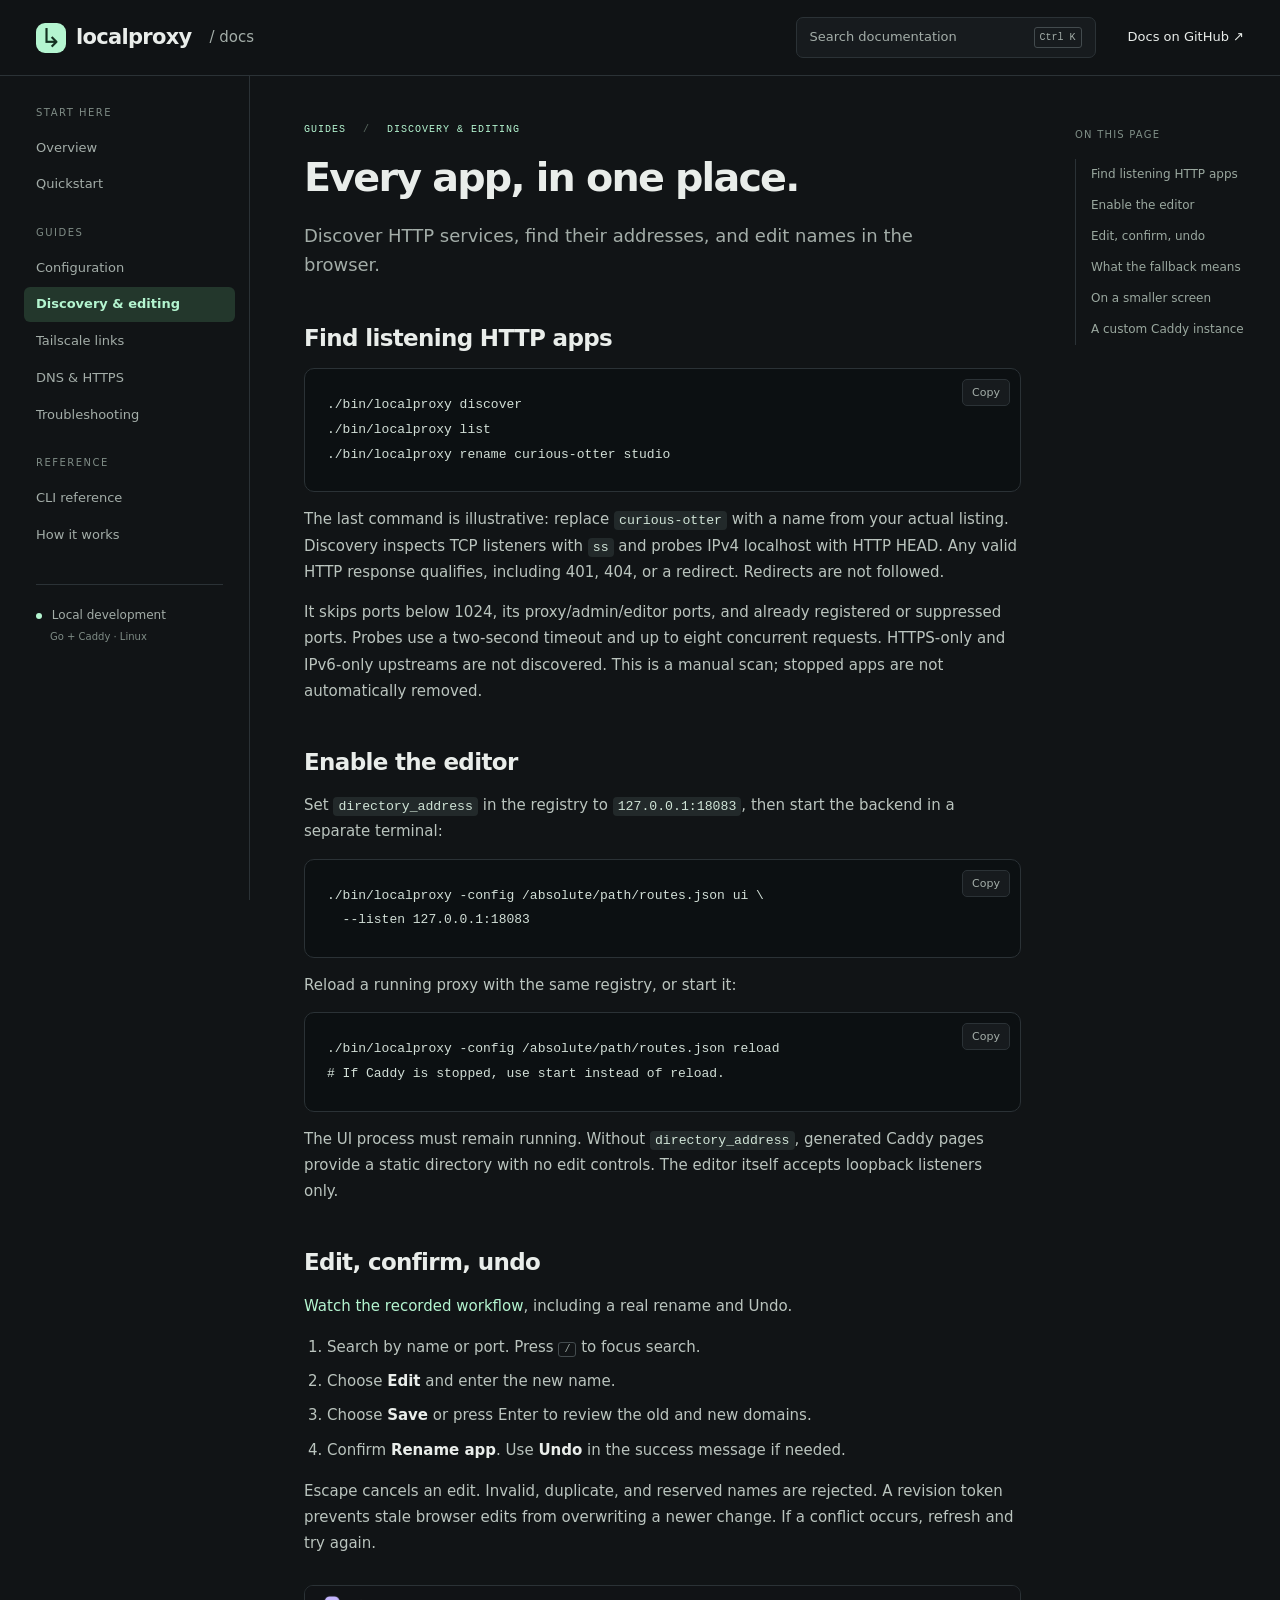
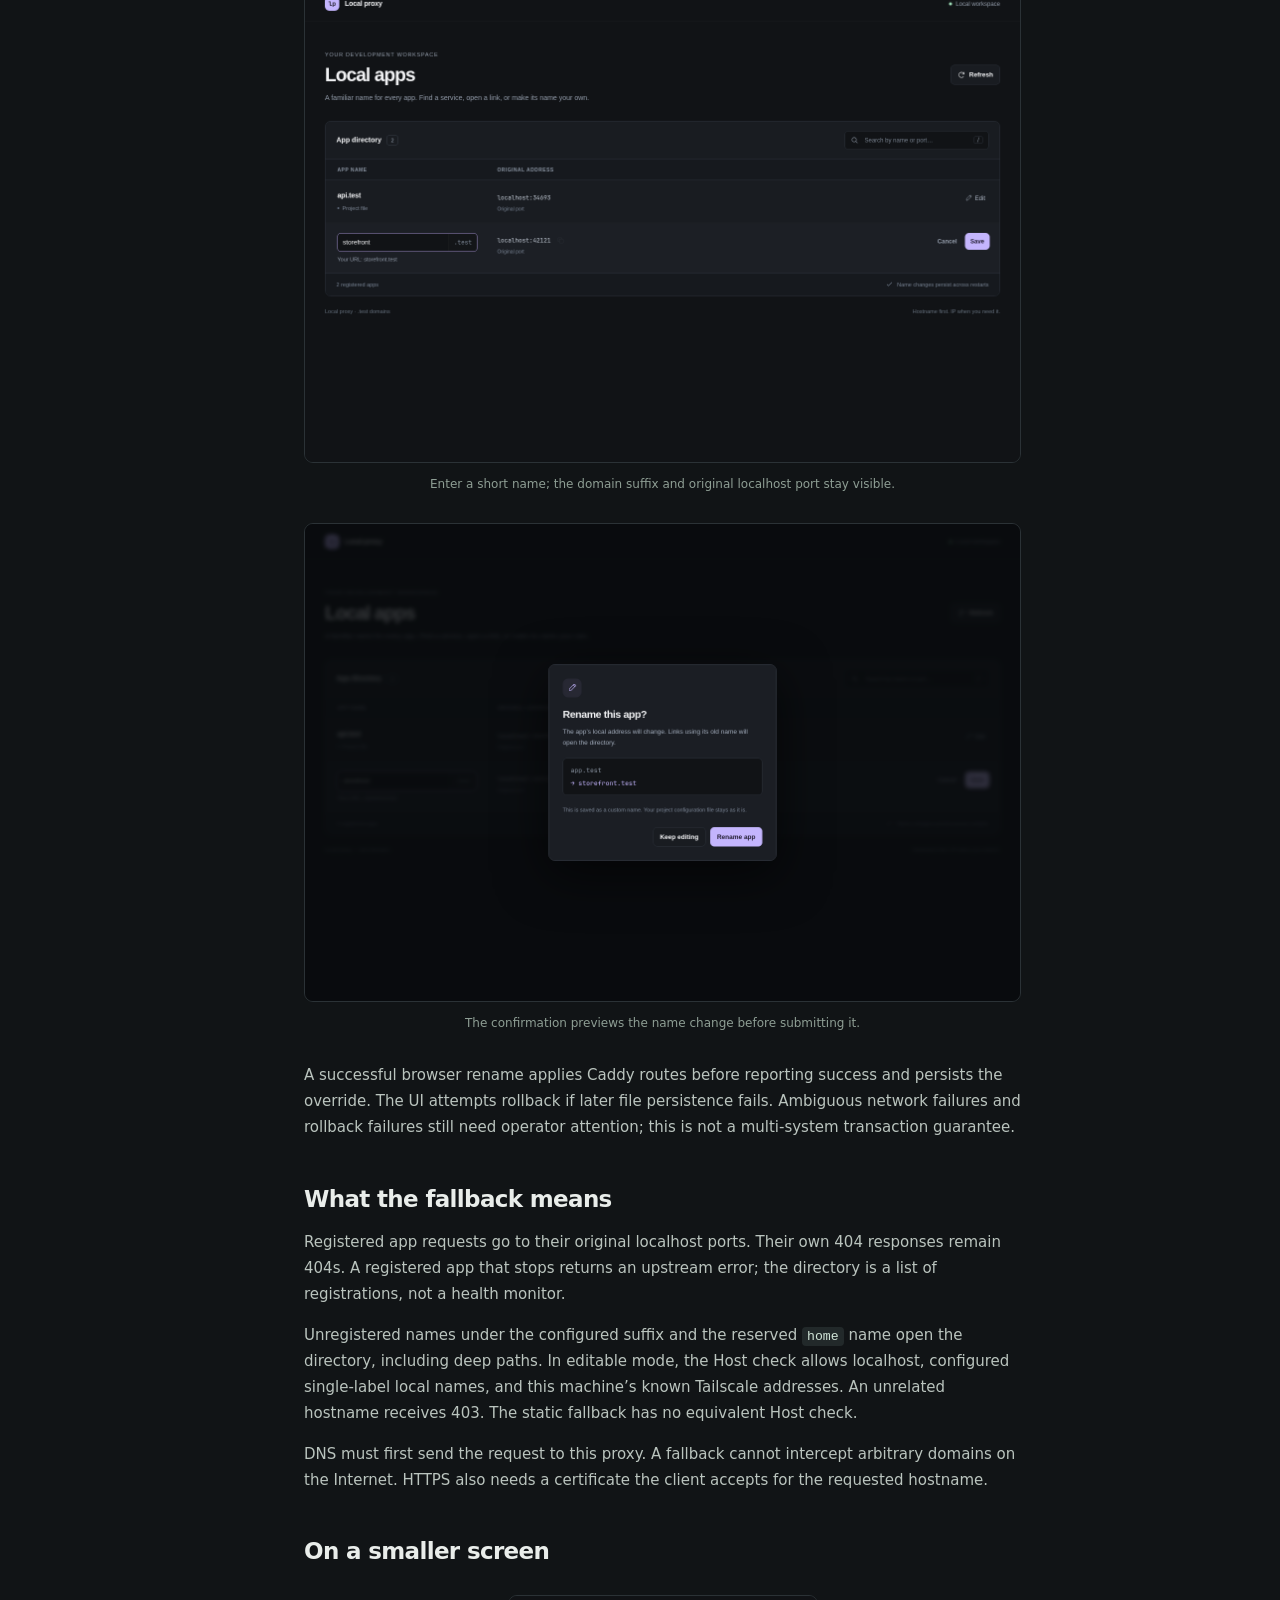
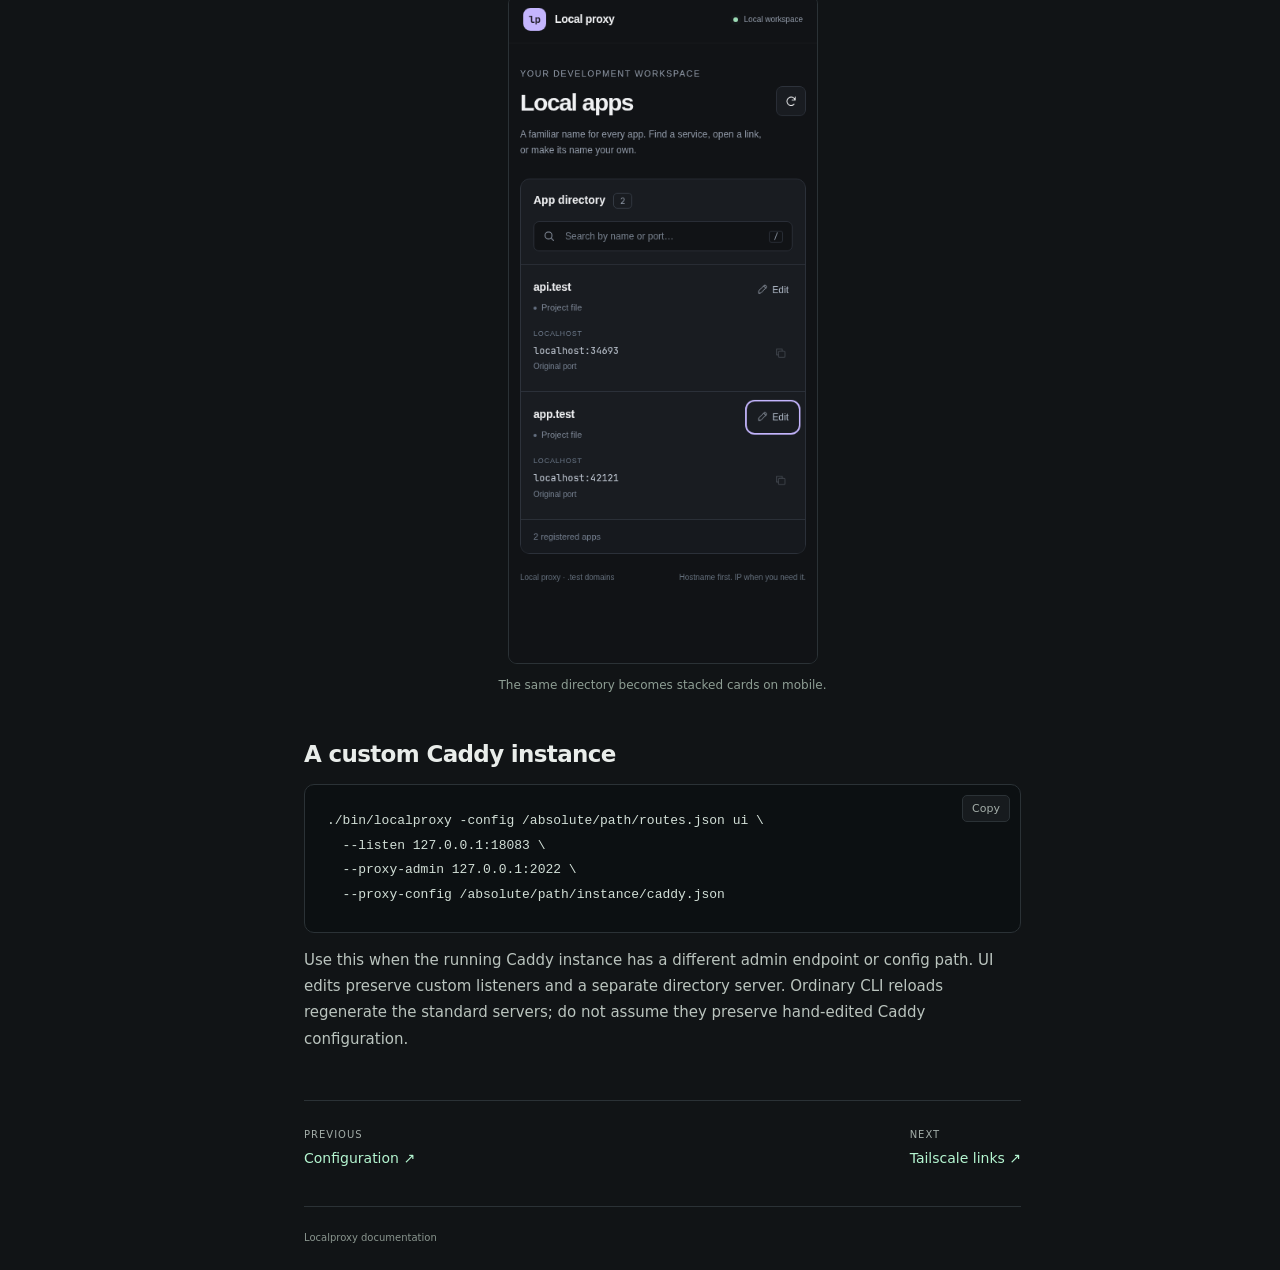
<file: directory.html>
<!doctype html>
<html lang="en"><head><meta charset="utf-8"><meta name="viewport" content="width=device-width,initial-scale=1">
<meta name="description" content="Discover HTTP services, find their addresses, and edit names in the browser."><meta name="color-scheme" content="dark">
<title>Discovery & editing · Localproxy docs</title><link rel="icon" href="assets/icon.svg" type="image/svg+xml">
<link rel="stylesheet" href="assets/site.css"><script src="assets/site.js" defer></script></head>
<body><a class="skip" href="#main">Skip to content</a>
<header class="topbar"><a class="brand" href="index.html"><span class="brand-icon" aria-hidden="true">↳</span>localproxy<span class="docs-label">/ docs</span></a>
<button class="search-trigger" type="button" aria-haspopup="dialog"><span>Search documentation</span><kbd>Ctrl K</kbd></button>
<a class="repo-link" href="https://github.com/aaronS7/local-proxy-docs">Docs on GitHub <span aria-hidden="true">↗</span></a>
<button id="menu-toggle" type="button" aria-expanded="false" aria-controls="sidebar">Menu</button></header>
<div class="layout"><aside id="sidebar"><nav aria-label="Documentation"><p class="nav-label">START HERE</p><a href="index.html">Overview</a><a href="quickstart.html">Quickstart</a><p class="nav-label">GUIDES</p><a href="configuration.html">Configuration</a><a href="directory.html" aria-current="page">Discovery & editing</a><a href="tailnet.html">Tailscale links</a><a href="dns.html">DNS & HTTPS</a><a href="troubleshooting.html">Troubleshooting</a><p class="nav-label">REFERENCE</p><a href="cli.html">CLI reference</a><a href="architecture.html">How it works</a></nav><div class="sidebar-note"><span class="dot"></span> Local development<br><small>Go + Caddy · Linux</small></div></aside>
<main id="main"><div class="eyebrow">GUIDES <span>/</span> Discovery & editing</div><h1>Every app, in one place.</h1><p class="lead">Discover HTTP services, find their addresses, and edit names in the browser.</p><h2 id="discover">Find listening HTTP apps</h2>
<pre><code>./bin/localproxy discover
./bin/localproxy list
./bin/localproxy rename curious-otter studio</code></pre>
<p>The last command is illustrative: replace <code>curious-otter</code> with a name from your actual listing. Discovery inspects TCP listeners with <code>ss</code> and probes IPv4 localhost with HTTP HEAD. Any valid HTTP response qualifies, including 401, 404, or a redirect. Redirects are not followed.</p>
<p>It skips ports below 1024, its proxy/admin/editor ports, and already registered or suppressed ports. Probes use a two-second timeout and up to eight concurrent requests. HTTPS-only and IPv6-only upstreams are not discovered. This is a manual scan; stopped apps are not automatically removed.</p>
<h2 id="enable-editor">Enable the editor</h2>
<p>Set <code>directory_address</code> in the registry to <code>127.0.0.1:18083</code>, then start the backend in a separate terminal:</p>
<pre><code>./bin/localproxy -config /absolute/path/routes.json ui \
  --listen 127.0.0.1:18083</code></pre>
<p>Reload a running proxy with the same registry, or start it:</p>
<pre><code>./bin/localproxy -config /absolute/path/routes.json reload
# If Caddy is stopped, use start instead of reload.</code></pre>
<p>The UI process must remain running. Without <code>directory_address</code>, generated Caddy pages provide a static directory with no edit controls. The editor itself accepts loopback listeners only.</p>
<h2 id="editing">Edit, confirm, undo</h2>
<p><a href="index.html#demo">Watch the recorded workflow</a>, including a real rename and Undo.</p>
<ol><li>Search by name or port. Press <kbd>/</kbd> to focus search.</li><li>Choose <strong>Edit</strong> and enter the new name.</li><li>Choose <strong>Save</strong> or press Enter to review the old and new domains.</li><li>Confirm <strong>Rename app</strong>. Use <strong>Undo</strong> in the success message if needed.</li></ol>
<p>Escape cancels an edit. Invalid, duplicate, and reserved names are rejected. A revision token prevents stale browser edits from overwriting a newer change. If a conflict occurs, refresh and try again.</p>
<figure><a href="assets/screenshots/directory-edit.png"><img src="assets/screenshots/directory-edit.png" alt="Inline name editor for app.test, with storefront entered and Save and Cancel controls" loading="lazy"></a><figcaption>Enter a short name; the domain suffix and original localhost port stay visible.</figcaption></figure>
<figure><a href="assets/screenshots/directory-confirmation.png"><img src="assets/screenshots/directory-confirmation.png" alt="Rename confirmation showing old app.test name and proposed storefront.test name" loading="lazy"></a><figcaption>The confirmation previews the name change before submitting it.</figcaption></figure>
<p>A successful browser rename applies Caddy routes before reporting success and persists the override. The UI attempts rollback if later file persistence fails. Ambiguous network failures and rollback failures still need operator attention; this is not a multi-system transaction guarantee.</p>
<h2 id="fallback">What the fallback means</h2>
<p>Registered app requests go to their original localhost ports. Their own 404 responses remain 404s. A registered app that stops returns an upstream error; the directory is a list of registrations, not a health monitor.</p>
<p>Unregistered names under the configured suffix and the reserved <code>home</code> name open the directory, including deep paths. In editable mode, the Host check allows localhost, configured single-label local names, and this machine’s known Tailscale addresses. An unrelated hostname receives 403. The static fallback has no equivalent Host check.</p>
<p>DNS must first send the request to this proxy. A fallback cannot intercept arbitrary domains on the Internet. HTTPS also needs a certificate the client accepts for the requested hostname.</p>
<h2 id="mobile">On a smaller screen</h2>
<figure class="mobile"><a href="assets/screenshots/directory-mobile.png"><img src="assets/screenshots/directory-mobile.png" alt="Mobile directory with app cards, local domains, localhost links, and Edit controls" loading="lazy"></a><figcaption>The same directory becomes stacked cards on mobile.</figcaption></figure>
<h2 id="custom-instance">A custom Caddy instance</h2>
<pre><code>./bin/localproxy -config /absolute/path/routes.json ui \
  --listen 127.0.0.1:18083 \
  --proxy-admin 127.0.0.1:2022 \
  --proxy-config /absolute/path/instance/caddy.json</code></pre>
<p>Use this when the running Caddy instance has a different admin endpoint or config path. UI edits preserve custom listeners and a separate directory server. Ordinary CLI reloads regenerate the standard servers; do not assume they preserve hand-edited Caddy configuration.</p>

<nav class="page-nav" aria-label="Adjacent pages"><a href="configuration.html"><span>Previous</span>Configuration <span aria-hidden="true">↗</span></a><a href="tailnet.html"><span>Next</span>Tailscale links <span aria-hidden="true">↗</span></a></nav><footer>Localproxy documentation</footer></main>
<aside class="toc"><p>ON THIS PAGE</p><nav aria-label="On this page"><a href="#discover">Find listening HTTP apps</a><a href="#enable-editor">Enable the editor</a><a href="#editing">Edit, confirm, undo</a><a href="#fallback">What the fallback means</a><a href="#mobile">On a smaller screen</a><a href="#custom-instance">A custom Caddy instance</a></nav></aside></div>
<dialog id="search-dialog" aria-labelledby="search-title"><div class="search-head"><label id="search-title" for="docs-search">Search the docs</label><button id="search-close" type="button" aria-label="Close search">Esc</button></div><input id="docs-search" type="search" placeholder="Try: rename, YAML, HTTPS…" autocomplete="off"><p id="search-status" role="status"></p><div id="search-results"></div></dialog>
<div id="copy-status" class="sr-only" role="status"></div></body></html>
</file>
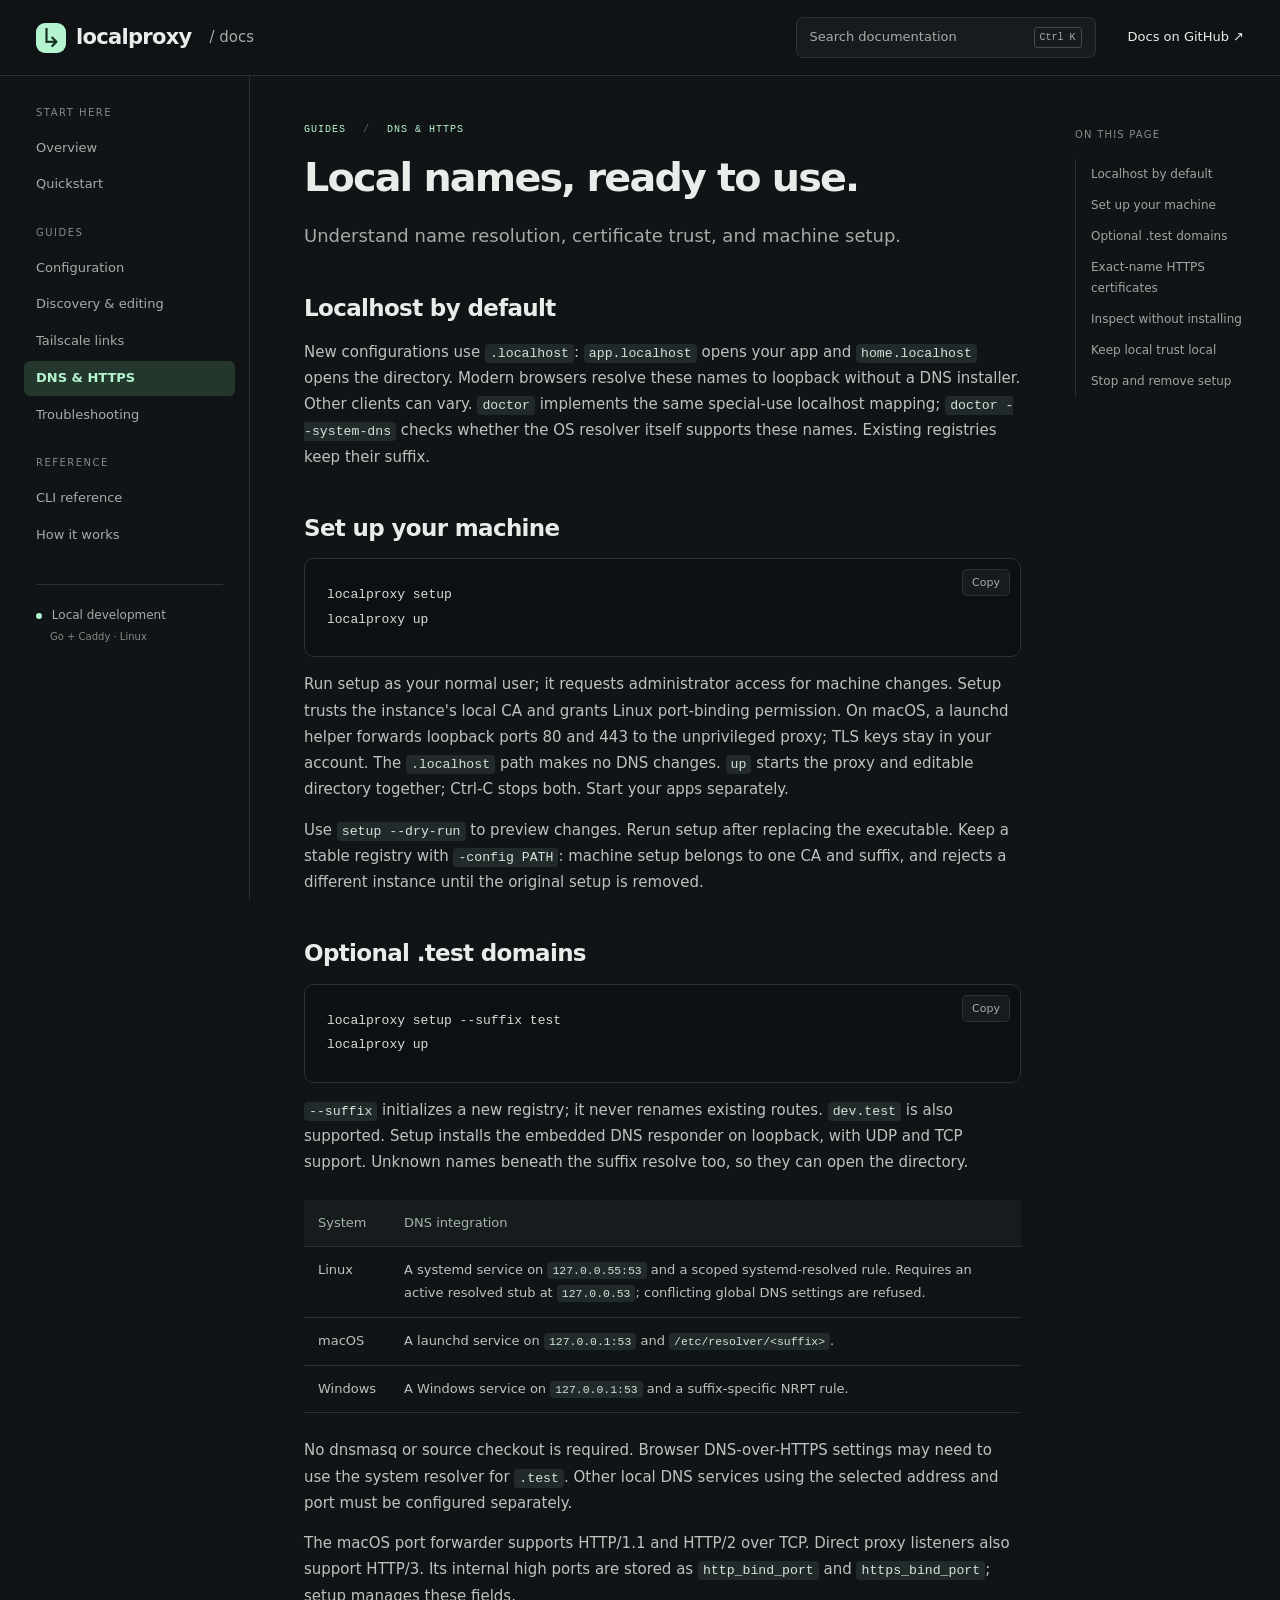
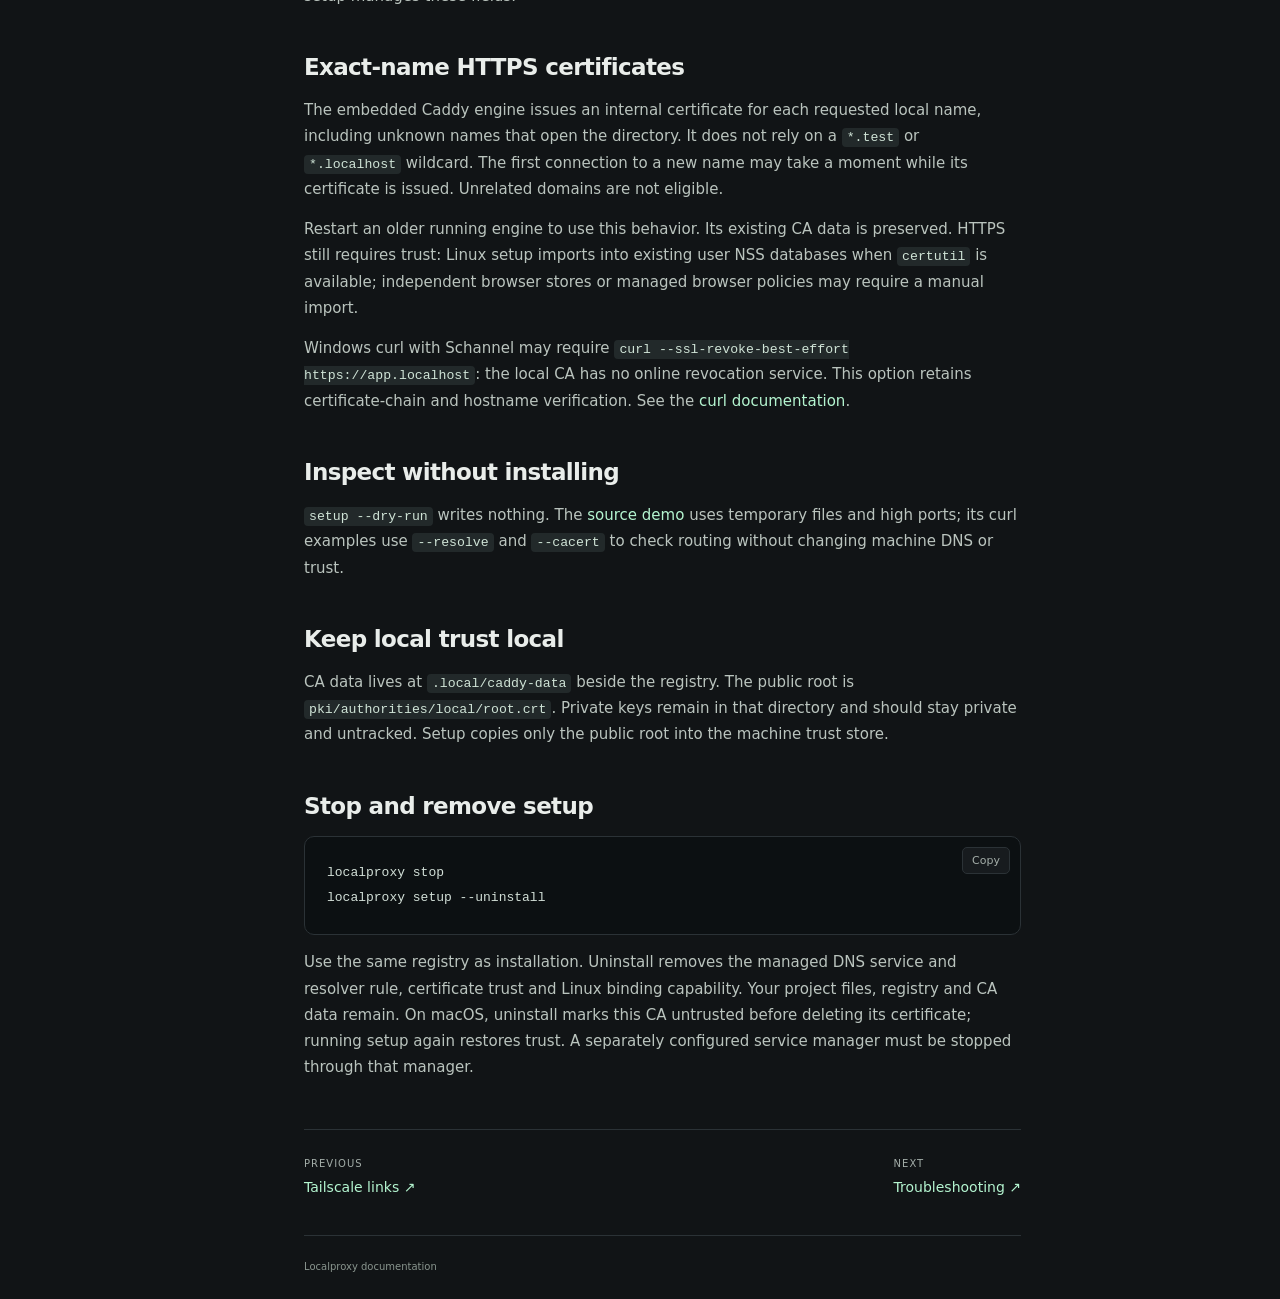
<file: dns.html>
<!doctype html>
<html lang="en"><head><meta charset="utf-8"><meta name="viewport" content="width=device-width,initial-scale=1">
<meta name="description" content="Understand name resolution, certificate trust, and machine setup."><meta name="color-scheme" content="dark">
<title>DNS & HTTPS · Localproxy docs</title><link rel="icon" href="assets/icon.svg" type="image/svg+xml">
<link rel="stylesheet" href="assets/site.css"><script src="assets/site.js" defer></script></head>
<body><a class="skip" href="#main">Skip to content</a>
<header class="topbar"><a class="brand" href="index.html"><span class="brand-icon" aria-hidden="true">↳</span>localproxy<span class="docs-label">/ docs</span></a>
<button class="search-trigger" type="button" aria-haspopup="dialog"><span>Search documentation</span><kbd>Ctrl K</kbd></button>
<a class="repo-link" href="https://github.com/aaronS7/local-proxy-docs">Docs on GitHub <span aria-hidden="true">↗</span></a>
<button id="menu-toggle" type="button" aria-expanded="false" aria-controls="sidebar">Menu</button></header>
<div class="layout"><aside id="sidebar"><nav aria-label="Documentation"><p class="nav-label">START HERE</p><a href="index.html">Overview</a><a href="quickstart.html">Quickstart</a><p class="nav-label">GUIDES</p><a href="configuration.html">Configuration</a><a href="directory.html">Discovery & editing</a><a href="tailnet.html">Tailscale links</a><a href="dns.html" aria-current="page">DNS & HTTPS</a><a href="troubleshooting.html">Troubleshooting</a><p class="nav-label">REFERENCE</p><a href="cli.html">CLI reference</a><a href="architecture.html">How it works</a></nav><div class="sidebar-note"><span class="dot"></span> Local development<br><small>Go + Caddy · Linux</small></div></aside>
<main id="main"><div class="eyebrow">GUIDES <span>/</span> DNS & HTTPS</div><h1>Local names, ready to use.</h1><p class="lead">Understand name resolution, certificate trust, and machine setup.</p><h2 id="names">Localhost by default</h2>
<p>New configurations use <code>.localhost</code>: <code>app.localhost</code> opens your app and <code>home.localhost</code> opens the directory. Modern browsers resolve these names to loopback without a DNS installer. Other clients can vary. <code>doctor</code> implements the same special-use localhost mapping; <code>doctor --system-dns</code> checks whether the OS resolver itself supports these names. Existing registries keep their suffix.</p>
<h2 id="system-setup">Set up your machine</h2>
<pre><code>localproxy setup
localproxy up</code></pre>
<p>Run setup as your normal user; it requests administrator access for machine changes. Setup trusts the instance's local CA and grants Linux port-binding permission. On macOS, a launchd helper forwards loopback ports 80 and 443 to the unprivileged proxy; TLS keys stay in your account. The <code>.localhost</code> path makes no DNS changes. <code>up</code> starts the proxy and editable directory together; Ctrl-C stops both. Start your apps separately.</p>
<p>Use <code>setup --dry-run</code> to preview changes. Rerun setup after replacing the executable. Keep a stable registry with <code>-config PATH</code>: machine setup belongs to one CA and suffix, and rejects a different instance until the original setup is removed.</p>
<h2 id="optional-test">Optional .test domains</h2>
<pre><code>localproxy setup --suffix test
localproxy up</code></pre>
<p><code>--suffix</code> initializes a new registry; it never renames existing routes. <code>dev.test</code> is also supported. Setup installs the embedded DNS responder on loopback, with UDP and TCP support. Unknown names beneath the suffix resolve too, so they can open the directory.</p>
<div class="table-wrap"><table><thead><tr><th>System</th><th>DNS integration</th></tr></thead><tbody><tr><td>Linux</td><td>A systemd service on <code>127.0.0.55:53</code> and a scoped systemd-resolved rule. Requires an active resolved stub at <code>127.0.0.53</code>; conflicting global DNS settings are refused.</td></tr><tr><td>macOS</td><td>A launchd service on <code>127.0.0.1:53</code> and <code>/etc/resolver/&lt;suffix&gt;</code>.</td></tr><tr><td>Windows</td><td>A Windows service on <code>127.0.0.1:53</code> and a suffix-specific NRPT rule.</td></tr></tbody></table></div>
<p>No dnsmasq or source checkout is required. Browser DNS-over-HTTPS settings may need to use the system resolver for <code>.test</code>. Other local DNS services using the selected address and port must be configured separately.</p>
<p>The macOS port forwarder supports HTTP/1.1 and HTTP/2 over TCP. Direct proxy listeners also support HTTP/3. Its internal high ports are stored as <code>http_bind_port</code> and <code>https_bind_port</code>; setup manages these fields.</p>
<h2 id="compatibility">Exact-name HTTPS certificates</h2>
<p>The embedded Caddy engine issues an internal certificate for each requested local name, including unknown names that open the directory. It does not rely on a <code>*.test</code> or <code>*.localhost</code> wildcard. The first connection to a new name may take a moment while its certificate is issued. Unrelated domains are not eligible.</p>
<p>Restart an older running engine to use this behavior. Its existing CA data is preserved. HTTPS still requires trust: Linux setup imports into existing user NSS databases when <code>certutil</code> is available; independent browser stores or managed browser policies may require a manual import.</p>
<p>Windows curl with Schannel may require <code>curl --ssl-revoke-best-effort https://app.localhost</code>: the local CA has no online revocation service. This option retains certificate-chain and hostname verification. See the <a href="https://curl.se/docs/manpage.html#--ssl-revoke-best-effort">curl documentation</a>.</p>
<h2 id="no-install">Inspect without installing</h2>
<p><code>setup --dry-run</code> writes nothing. The <a href="quickstart.html#source-demo">source demo</a> uses temporary files and high ports; its curl examples use <code>--resolve</code> and <code>--cacert</code> to check routing without changing machine DNS or trust.</p>
<h2 id="trust">Keep local trust local</h2>
<p>CA data lives at <code>.local/caddy-data</code> beside the registry. The public root is <code>pki/authorities/local/root.crt</code>. Private keys remain in that directory and should stay private and untracked. Setup copies only the public root into the machine trust store.</p>
<h2 id="remove">Stop and remove setup</h2>
<pre><code>localproxy stop
localproxy setup --uninstall</code></pre>
<p>Use the same registry as installation. Uninstall removes the managed DNS service and resolver rule, certificate trust and Linux binding capability. Your project files, registry and CA data remain. On macOS, uninstall marks this CA untrusted before deleting its certificate; running setup again restores trust. A separately configured service manager must be stopped through that manager.</p>

<nav class="page-nav" aria-label="Adjacent pages"><a href="tailnet.html"><span>Previous</span>Tailscale links <span aria-hidden="true">↗</span></a><a href="troubleshooting.html"><span>Next</span>Troubleshooting <span aria-hidden="true">↗</span></a></nav><footer>Localproxy documentation</footer></main>
<aside class="toc"><p>ON THIS PAGE</p><nav aria-label="On this page"><a href="#names">Localhost by default</a><a href="#system-setup">Set up your machine</a><a href="#optional-test">Optional .test domains</a><a href="#compatibility">Exact-name HTTPS certificates</a><a href="#no-install">Inspect without installing</a><a href="#trust">Keep local trust local</a><a href="#remove">Stop and remove setup</a></nav></aside></div>
<dialog id="search-dialog" aria-labelledby="search-title"><div class="search-head"><label id="search-title" for="docs-search">Search the docs</label><button id="search-close" type="button" aria-label="Close search">Esc</button></div><input id="docs-search" type="search" placeholder="Try: rename, YAML, HTTPS…" autocomplete="off"><p id="search-status" role="status"></p><div id="search-results"></div></dialog>
<div id="copy-status" class="sr-only" role="status"></div></body></html>
</file>
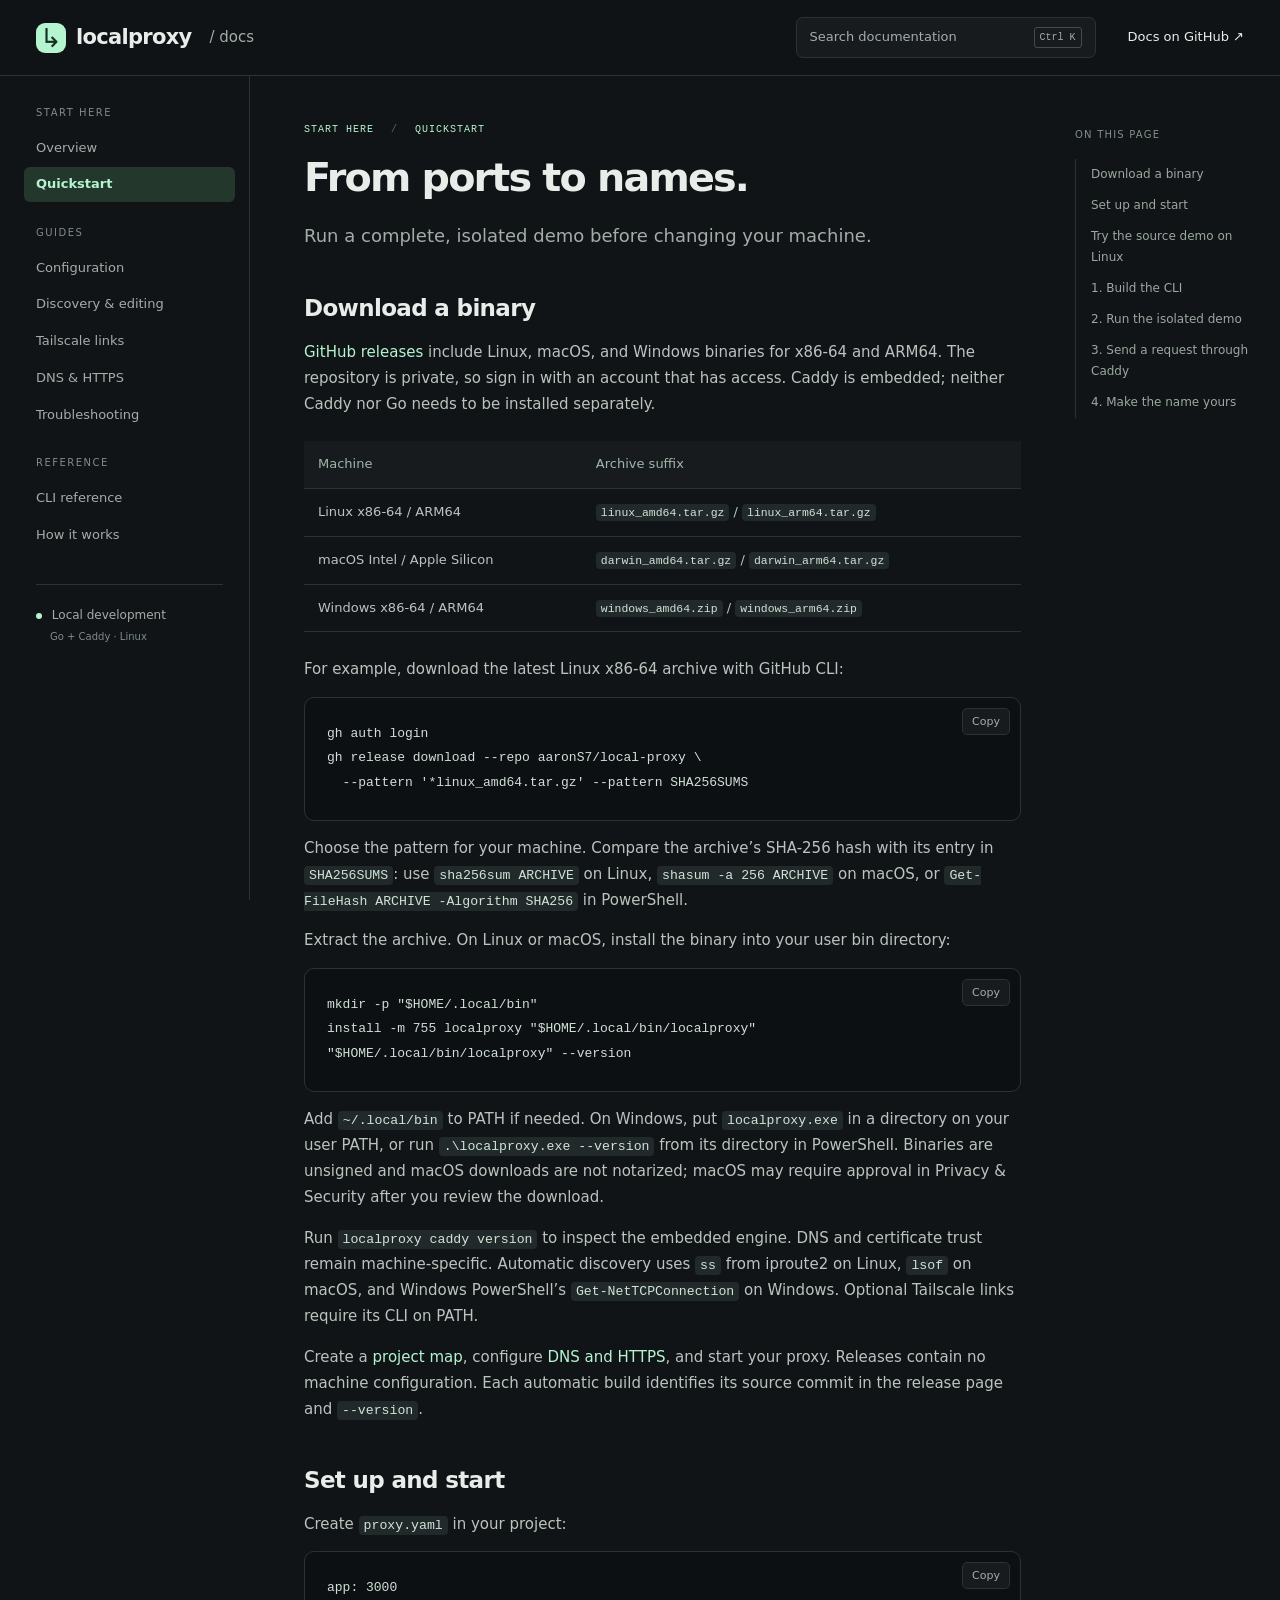
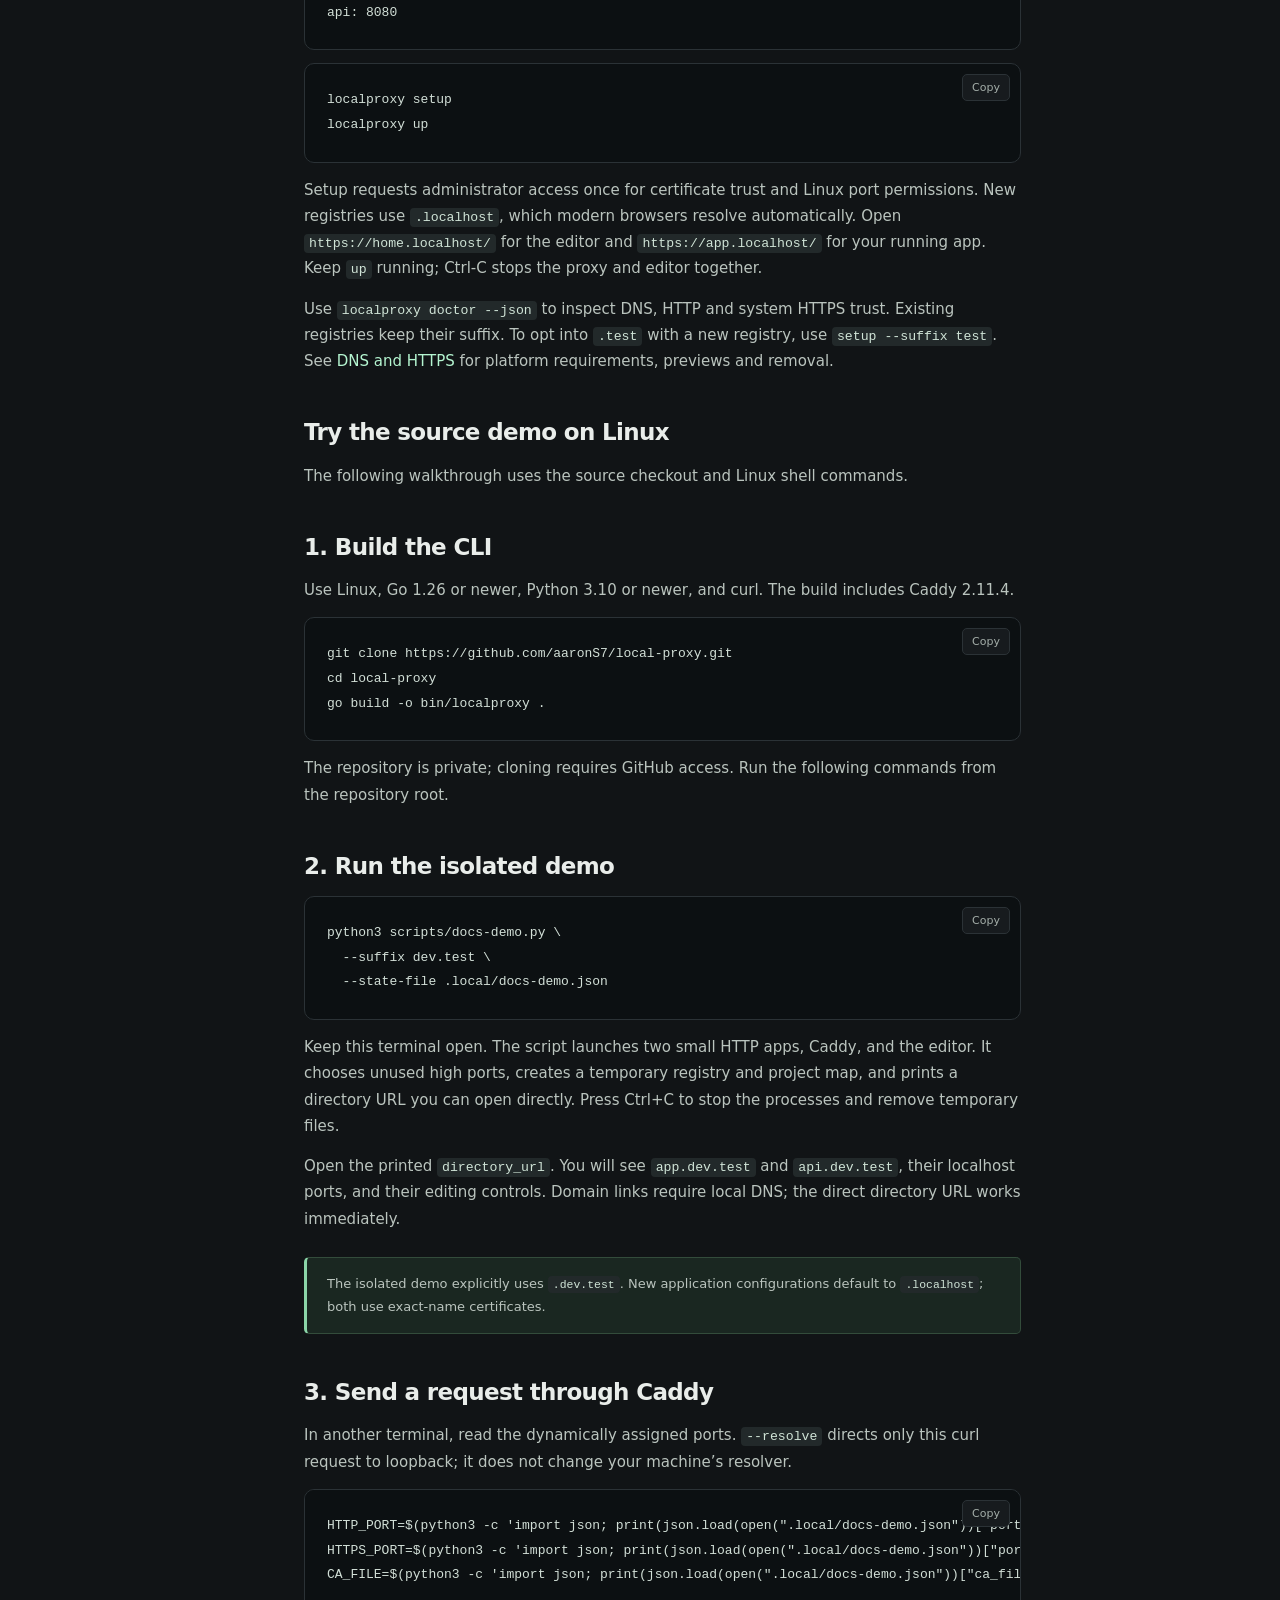
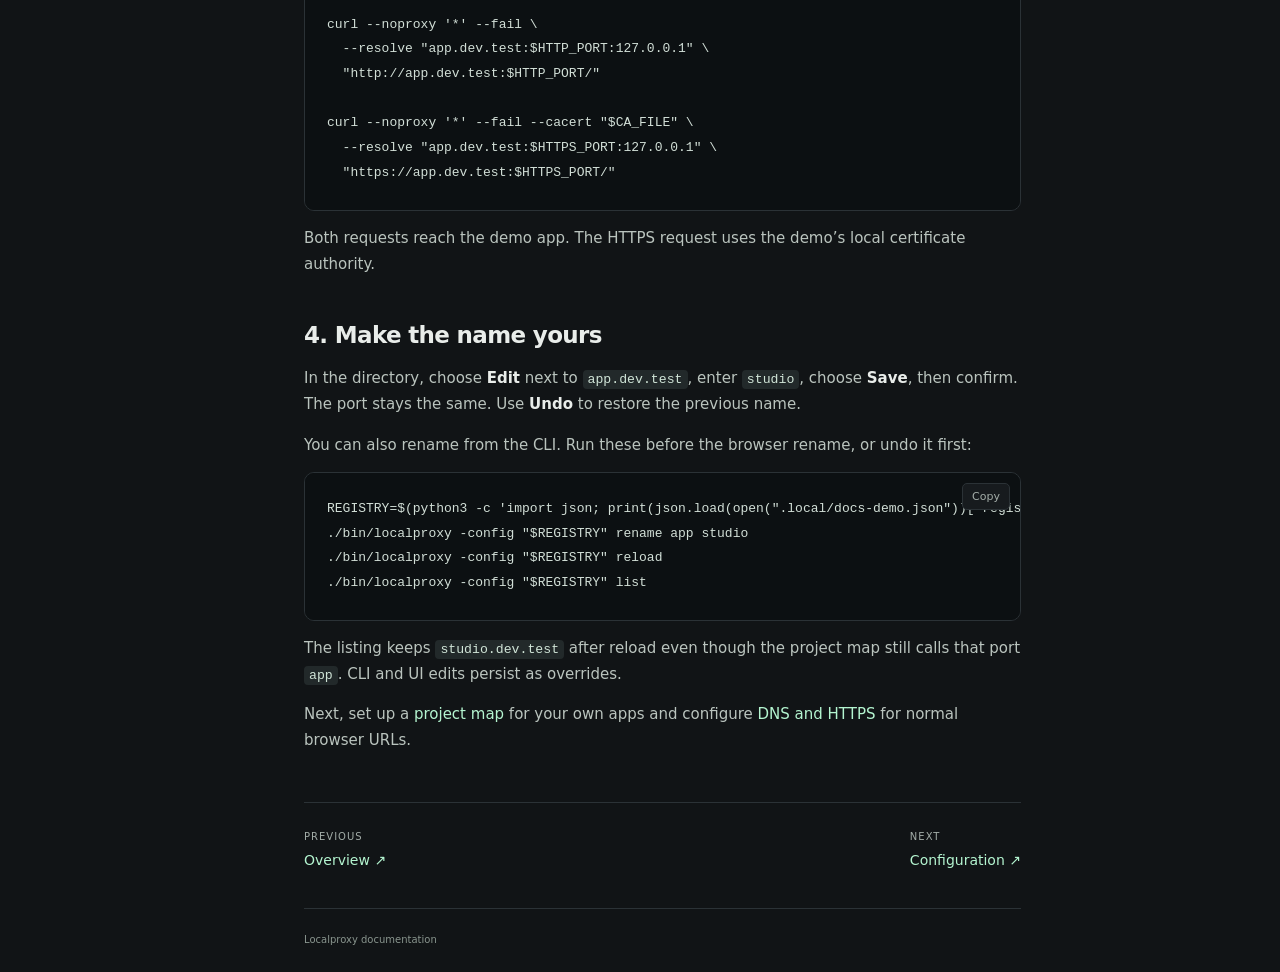
<file: quickstart.html>
<!doctype html>
<html lang="en"><head><meta charset="utf-8"><meta name="viewport" content="width=device-width,initial-scale=1">
<meta name="description" content="Run a complete, isolated demo before changing your machine."><meta name="color-scheme" content="dark">
<title>Quickstart · Localproxy docs</title><link rel="icon" href="assets/icon.svg" type="image/svg+xml">
<link rel="stylesheet" href="assets/site.css"><script src="assets/site.js" defer></script></head>
<body><a class="skip" href="#main">Skip to content</a>
<header class="topbar"><a class="brand" href="index.html"><span class="brand-icon" aria-hidden="true">↳</span>localproxy<span class="docs-label">/ docs</span></a>
<button class="search-trigger" type="button" aria-haspopup="dialog"><span>Search documentation</span><kbd>Ctrl K</kbd></button>
<a class="repo-link" href="https://github.com/aaronS7/local-proxy-docs">Docs on GitHub <span aria-hidden="true">↗</span></a>
<button id="menu-toggle" type="button" aria-expanded="false" aria-controls="sidebar">Menu</button></header>
<div class="layout"><aside id="sidebar"><nav aria-label="Documentation"><p class="nav-label">START HERE</p><a href="index.html">Overview</a><a href="quickstart.html" aria-current="page">Quickstart</a><p class="nav-label">GUIDES</p><a href="configuration.html">Configuration</a><a href="directory.html">Discovery & editing</a><a href="tailnet.html">Tailscale links</a><a href="dns.html">DNS & HTTPS</a><a href="troubleshooting.html">Troubleshooting</a><p class="nav-label">REFERENCE</p><a href="cli.html">CLI reference</a><a href="architecture.html">How it works</a></nav><div class="sidebar-note"><span class="dot"></span> Local development<br><small>Go + Caddy · Linux</small></div></aside>
<main id="main"><div class="eyebrow">START HERE <span>/</span> Quickstart</div><h1>From ports to names.</h1><p class="lead">Run a complete, isolated demo before changing your machine.</p><h2 id="download">Download a binary</h2>
<p><a href="https://github.com/aaronS7/local-proxy/releases">GitHub releases</a> include Linux, macOS, and Windows binaries for x86-64 and ARM64. The repository is private, so sign in with an account that has access. Caddy is embedded; neither Caddy nor Go needs to be installed separately.</p>
<div class="table-wrap"><table><thead><tr><th>Machine</th><th>Archive suffix</th></tr></thead><tbody><tr><td>Linux x86-64 / ARM64</td><td><code>linux_amd64.tar.gz</code> / <code>linux_arm64.tar.gz</code></td></tr><tr><td>macOS Intel / Apple Silicon</td><td><code>darwin_amd64.tar.gz</code> / <code>darwin_arm64.tar.gz</code></td></tr><tr><td>Windows x86-64 / ARM64</td><td><code>windows_amd64.zip</code> / <code>windows_arm64.zip</code></td></tr></tbody></table></div>
<p>For example, download the latest Linux x86-64 archive with GitHub CLI:</p>
<pre><code>gh auth login
gh release download --repo aaronS7/local-proxy \
  --pattern '*linux_amd64.tar.gz' --pattern SHA256SUMS</code></pre>
<p>Choose the pattern for your machine. Compare the archive’s SHA-256 hash with its entry in <code>SHA256SUMS</code>: use <code>sha256sum ARCHIVE</code> on Linux, <code>shasum -a 256 ARCHIVE</code> on macOS, or <code>Get-FileHash ARCHIVE -Algorithm SHA256</code> in PowerShell.</p>
<p>Extract the archive. On Linux or macOS, install the binary into your user bin directory:</p>
<pre><code>mkdir -p "$HOME/.local/bin"
install -m 755 localproxy "$HOME/.local/bin/localproxy"
"$HOME/.local/bin/localproxy" --version</code></pre>
<p>Add <code>~/.local/bin</code> to PATH if needed. On Windows, put <code>localproxy.exe</code> in a directory on your user PATH, or run <code>.\localproxy.exe --version</code> from its directory in PowerShell. Binaries are unsigned and macOS downloads are not notarized; macOS may require approval in Privacy &amp; Security after you review the download.</p>
<p>Run <code>localproxy caddy version</code> to inspect the embedded engine. DNS and certificate trust remain machine-specific. Automatic discovery uses <code>ss</code> from iproute2 on Linux, <code>lsof</code> on macOS, and Windows PowerShell’s <code>Get-NetTCPConnection</code> on Windows. Optional Tailscale links require its CLI on PATH.</p>
<p>Create a <a href="configuration.html">project map</a>, configure <a href="dns.html">DNS and HTTPS</a>, and start your proxy. Releases contain no machine configuration. Each automatic build identifies its source commit in the release page and <code>--version</code>.</p>
<h2 id="setup">Set up and start</h2>
<p>Create <code>proxy.yaml</code> in your project:</p>
<pre><code>app: 3000
api: 8080</code></pre>
<pre><code>localproxy setup
localproxy up</code></pre>
<p>Setup requests administrator access once for certificate trust and Linux port permissions. New registries use <code>.localhost</code>, which modern browsers resolve automatically. Open <code>https://home.localhost/</code> for the editor and <code>https://app.localhost/</code> for your running app. Keep <code>up</code> running; Ctrl-C stops the proxy and editor together.</p>
<p>Use <code>localproxy doctor --json</code> to inspect DNS, HTTP and system HTTPS trust. Existing registries keep their suffix. To opt into <code>.test</code> with a new registry, use <code>setup --suffix test</code>. See <a href="dns.html">DNS and HTTPS</a> for platform requirements, previews and removal.</p>
<h2 id="source-demo">Try the source demo on Linux</h2>
<p>The following walkthrough uses the source checkout and Linux shell commands.</p>
<h2 id="prerequisites">1. Build the CLI</h2>
<p>Use Linux, Go 1.26 or newer, Python 3.10 or newer, and curl. The build includes Caddy 2.11.4.</p>
<pre><code>git clone https://github.com/aaronS7/local-proxy.git
cd local-proxy
go build -o bin/localproxy .</code></pre>
<p>The repository is private; cloning requires GitHub access. Run the following commands from the repository root.</p>
<h2 id="demo">2. Run the isolated demo</h2>
<pre><code>python3 scripts/docs-demo.py \
  --suffix dev.test \
  --state-file .local/docs-demo.json</code></pre>
<p>Keep this terminal open. The script launches two small HTTP apps, Caddy, and the editor. It chooses unused high ports, creates a temporary registry and project map, and prints a directory URL you can open directly. Press Ctrl+C to stop the processes and remove temporary files.</p>
<p>Open the printed <code>directory_url</code>. You will see <code>app.dev.test</code> and <code>api.dev.test</code>, their localhost ports, and their editing controls. Domain links require local DNS; the direct directory URL works immediately.</p>
<div class="callout"><p>The isolated demo explicitly uses <code>.dev.test</code>. New application configurations default to <code>.localhost</code>; both use exact-name certificates.</p></div>
<h2 id="requests">3. Send a request through Caddy</h2>
<p>In another terminal, read the dynamically assigned ports. <code>--resolve</code> directs only this curl request to loopback; it does not change your machine’s resolver.</p>
<pre><code>HTTP_PORT=$(python3 -c 'import json; print(json.load(open(".local/docs-demo.json"))["ports"]["http"])')
HTTPS_PORT=$(python3 -c 'import json; print(json.load(open(".local/docs-demo.json"))["ports"]["https"])')
CA_FILE=$(python3 -c 'import json; print(json.load(open(".local/docs-demo.json"))["ca_file"])')

curl --noproxy '*' --fail \
  --resolve "app.dev.test:$HTTP_PORT:127.0.0.1" \
  "http://app.dev.test:$HTTP_PORT/"

curl --noproxy '*' --fail --cacert "$CA_FILE" \
  --resolve "app.dev.test:$HTTPS_PORT:127.0.0.1" \
  "https://app.dev.test:$HTTPS_PORT/"</code></pre>
<p>Both requests reach the demo app. The HTTPS request uses the demo’s local certificate authority.</p>
<h2 id="rename">4. Make the name yours</h2>
<p>In the directory, choose <strong>Edit</strong> next to <code>app.dev.test</code>, enter <code>studio</code>, choose <strong>Save</strong>, then confirm. The port stays the same. Use <strong>Undo</strong> to restore the previous name.</p>
<p>You can also rename from the CLI. Run these before the browser rename, or undo it first:</p>
<pre><code>REGISTRY=$(python3 -c 'import json; print(json.load(open(".local/docs-demo.json"))["registry"])')
./bin/localproxy -config "$REGISTRY" rename app studio
./bin/localproxy -config "$REGISTRY" reload
./bin/localproxy -config "$REGISTRY" list</code></pre>
<p>The listing keeps <code>studio.dev.test</code> after reload even though the project map still calls that port <code>app</code>. CLI and UI edits persist as overrides.</p>
<p>Next, set up a <a href="configuration.html">project map</a> for your own apps and configure <a href="dns.html">DNS and HTTPS</a> for normal browser URLs.</p>

<nav class="page-nav" aria-label="Adjacent pages"><a href="index.html"><span>Previous</span>Overview <span aria-hidden="true">↗</span></a><a href="configuration.html"><span>Next</span>Configuration <span aria-hidden="true">↗</span></a></nav><footer>Localproxy documentation</footer></main>
<aside class="toc"><p>ON THIS PAGE</p><nav aria-label="On this page"><a href="#download">Download a binary</a><a href="#setup">Set up and start</a><a href="#source-demo">Try the source demo on Linux</a><a href="#prerequisites">1. Build the CLI</a><a href="#demo">2. Run the isolated demo</a><a href="#requests">3. Send a request through Caddy</a><a href="#rename">4. Make the name yours</a></nav></aside></div>
<dialog id="search-dialog" aria-labelledby="search-title"><div class="search-head"><label id="search-title" for="docs-search">Search the docs</label><button id="search-close" type="button" aria-label="Close search">Esc</button></div><input id="docs-search" type="search" placeholder="Try: rename, YAML, HTTPS…" autocomplete="off"><p id="search-status" role="status"></p><div id="search-results"></div></dialog>
<div id="copy-status" class="sr-only" role="status"></div></body></html>
</file>
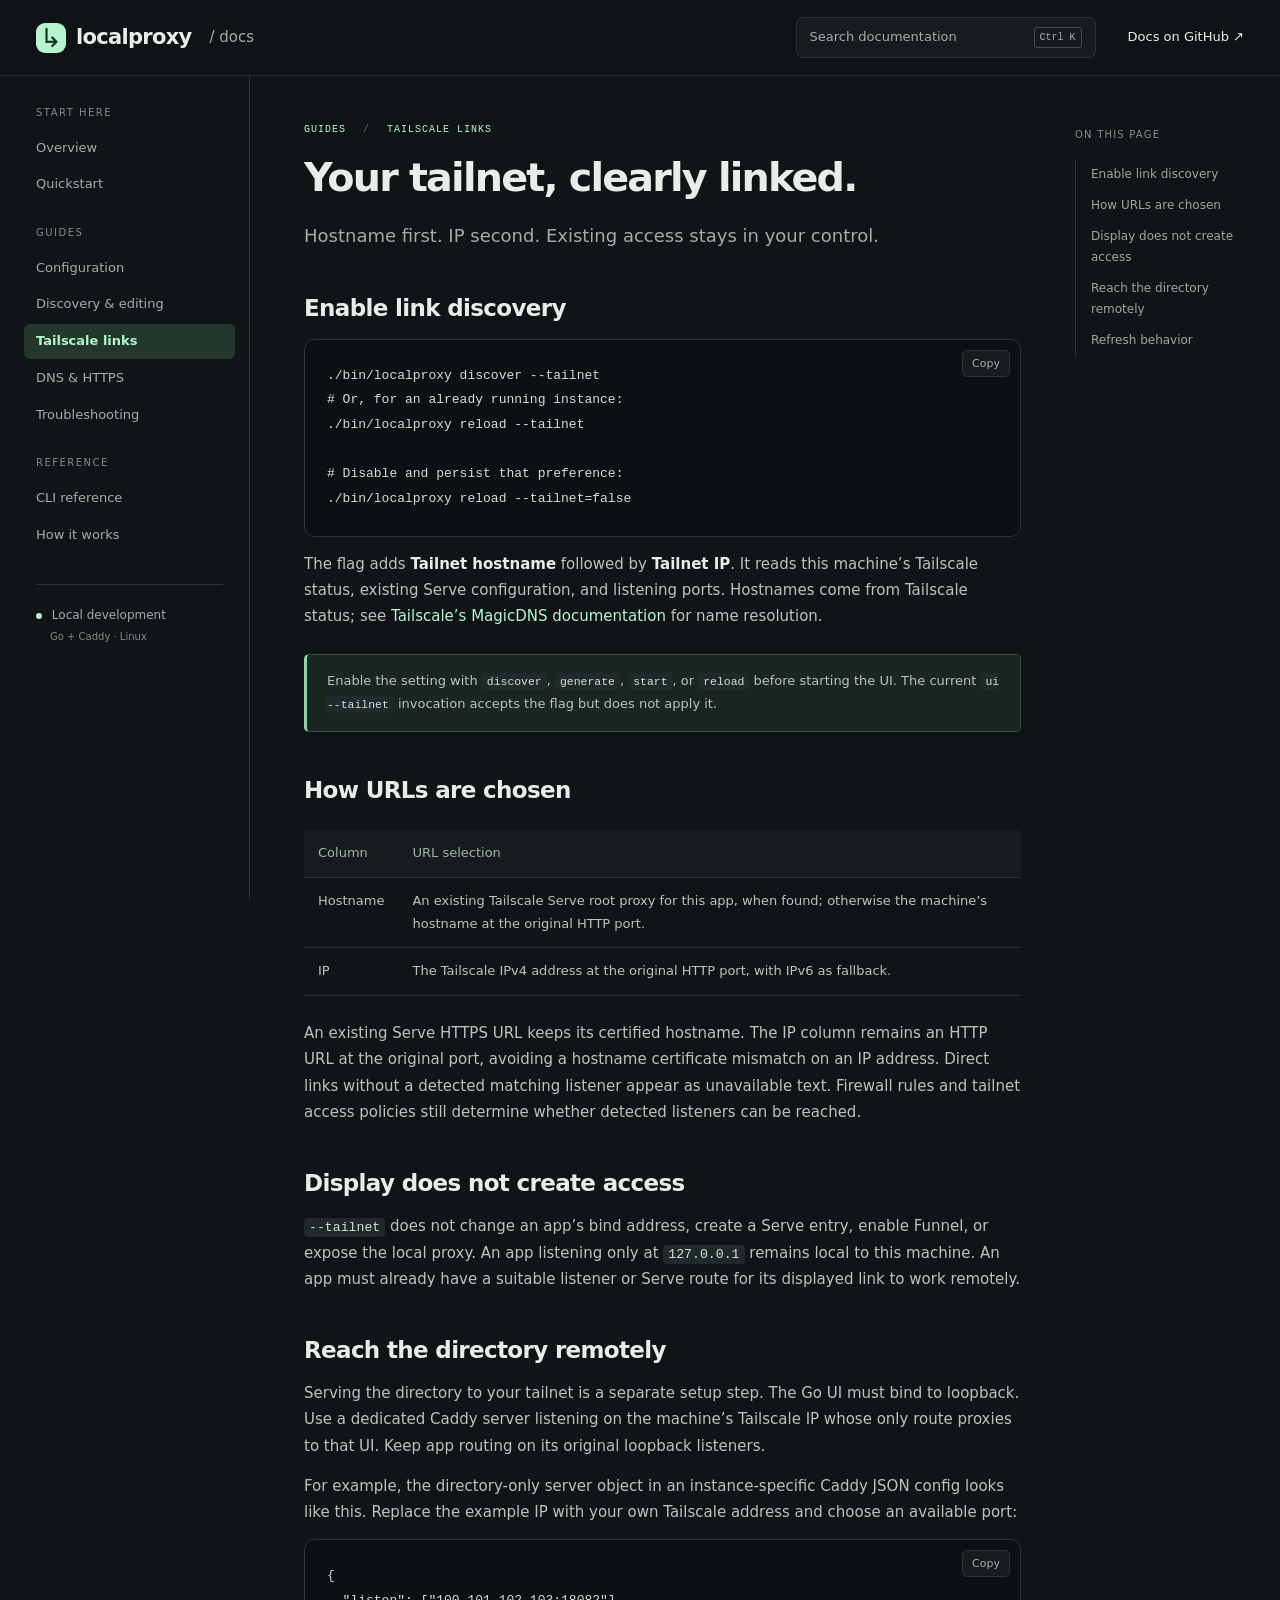
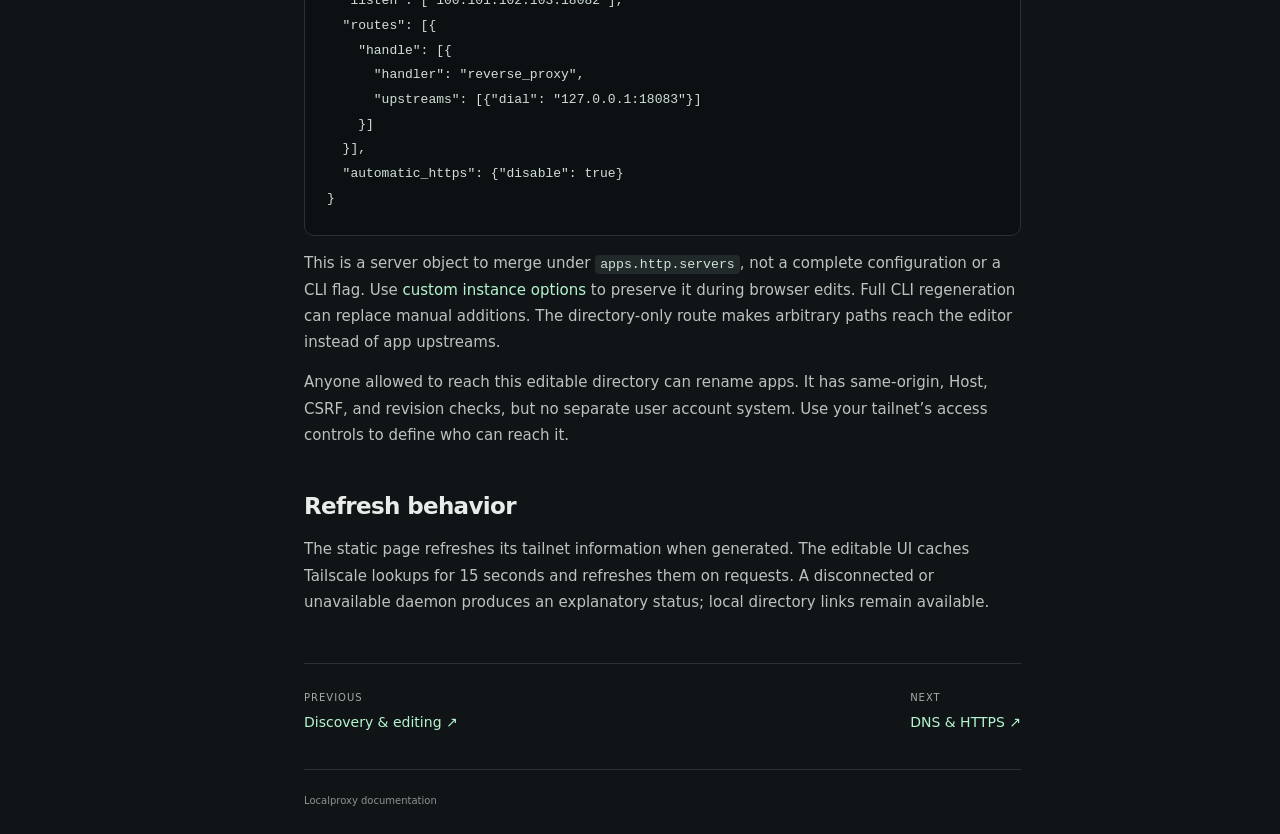
<file: tailnet.html>
<!doctype html>
<html lang="en"><head><meta charset="utf-8"><meta name="viewport" content="width=device-width,initial-scale=1">
<meta name="description" content="Hostname first. IP second. Existing access stays in your control."><meta name="color-scheme" content="dark">
<title>Tailscale links · Localproxy docs</title><link rel="icon" href="assets/icon.svg" type="image/svg+xml">
<link rel="stylesheet" href="assets/site.css"><script src="assets/site.js" defer></script></head>
<body><a class="skip" href="#main">Skip to content</a>
<header class="topbar"><a class="brand" href="index.html"><span class="brand-icon" aria-hidden="true">↳</span>localproxy<span class="docs-label">/ docs</span></a>
<button class="search-trigger" type="button" aria-haspopup="dialog"><span>Search documentation</span><kbd>Ctrl K</kbd></button>
<a class="repo-link" href="https://github.com/aaronS7/local-proxy-docs">Docs on GitHub <span aria-hidden="true">↗</span></a>
<button id="menu-toggle" type="button" aria-expanded="false" aria-controls="sidebar">Menu</button></header>
<div class="layout"><aside id="sidebar"><nav aria-label="Documentation"><p class="nav-label">START HERE</p><a href="index.html">Overview</a><a href="quickstart.html">Quickstart</a><p class="nav-label">GUIDES</p><a href="configuration.html">Configuration</a><a href="directory.html">Discovery & editing</a><a href="tailnet.html" aria-current="page">Tailscale links</a><a href="dns.html">DNS & HTTPS</a><a href="troubleshooting.html">Troubleshooting</a><p class="nav-label">REFERENCE</p><a href="cli.html">CLI reference</a><a href="architecture.html">How it works</a></nav><div class="sidebar-note"><span class="dot"></span> Local development<br><small>Go + Caddy · Linux</small></div></aside>
<main id="main"><div class="eyebrow">GUIDES <span>/</span> Tailscale links</div><h1>Your tailnet, clearly linked.</h1><p class="lead">Hostname first. IP second. Existing access stays in your control.</p><h2 id="enable">Enable link discovery</h2>
<pre><code>./bin/localproxy discover --tailnet
# Or, for an already running instance:
./bin/localproxy reload --tailnet

# Disable and persist that preference:
./bin/localproxy reload --tailnet=false</code></pre>
<p>The flag adds <strong>Tailnet hostname</strong> followed by <strong>Tailnet IP</strong>. It reads this machine’s Tailscale status, existing Serve configuration, and listening ports. Hostnames come from Tailscale status; see <a href="https://tailscale.com/docs/features/magicdns">Tailscale’s MagicDNS documentation</a> for name resolution.</p>
<div class="callout"><p>Enable the setting with <code>discover</code>, <code>generate</code>, <code>start</code>, or <code>reload</code> before starting the UI. The current <code>ui --tailnet</code> invocation accepts the flag but does not apply it.</p></div>
<h2 id="links">How URLs are chosen</h2>
<div class="table-wrap"><table><thead><tr><th>Column</th><th>URL selection</th></tr></thead><tbody><tr><td>Hostname</td><td>An existing Tailscale Serve root proxy for this app, when found; otherwise the machine’s hostname at the original HTTP port.</td></tr><tr><td>IP</td><td>The Tailscale IPv4 address at the original HTTP port, with IPv6 as fallback.</td></tr></tbody></table></div>
<p>An existing Serve HTTPS URL keeps its certified hostname. The IP column remains an HTTP URL at the original port, avoiding a hostname certificate mismatch on an IP address. Direct links without a detected matching listener appear as unavailable text. Firewall rules and tailnet access policies still determine whether detected listeners can be reached.</p>
<h2 id="exposure">Display does not create access</h2>
<p><code>--tailnet</code> does not change an app’s bind address, create a Serve entry, enable Funnel, or expose the local proxy. An app listening only at <code>127.0.0.1</code> remains local to this machine. An app must already have a suitable listener or Serve route for its displayed link to work remotely.</p>
<h2 id="directory-access">Reach the directory remotely</h2>
<p>Serving the directory to your tailnet is a separate setup step. The Go UI must bind to loopback. Use a dedicated Caddy server listening on the machine’s Tailscale IP whose only route proxies to that UI. Keep app routing on its original loopback listeners.</p>
<p>For example, the directory-only server object in an instance-specific Caddy JSON config looks like this. Replace the example IP with your own Tailscale address and choose an available port:</p>
<pre><code>{
  "listen": ["100.101.102.103:18082"],
  "routes": [{
    "handle": [{
      "handler": "reverse_proxy",
      "upstreams": [{"dial": "127.0.0.1:18083"}]
    }]
  }],
  "automatic_https": {"disable": true}
}</code></pre>
<p>This is a server object to merge under <code>apps.http.servers</code>, not a complete configuration or a CLI flag. Use <a href="directory.html#custom-instance">custom instance options</a> to preserve it during browser edits. Full CLI regeneration can replace manual additions. The directory-only route makes arbitrary paths reach the editor instead of app upstreams.</p>
<p>Anyone allowed to reach this editable directory can rename apps. It has same-origin, Host, CSRF, and revision checks, but no separate user account system. Use your tailnet’s access controls to define who can reach it.</p>
<h2 id="refresh">Refresh behavior</h2>
<p>The static page refreshes its tailnet information when generated. The editable UI caches Tailscale lookups for 15 seconds and refreshes them on requests. A disconnected or unavailable daemon produces an explanatory status; local directory links remain available.</p>

<nav class="page-nav" aria-label="Adjacent pages"><a href="directory.html"><span>Previous</span>Discovery & editing <span aria-hidden="true">↗</span></a><a href="dns.html"><span>Next</span>DNS & HTTPS <span aria-hidden="true">↗</span></a></nav><footer>Localproxy documentation</footer></main>
<aside class="toc"><p>ON THIS PAGE</p><nav aria-label="On this page"><a href="#enable">Enable link discovery</a><a href="#links">How URLs are chosen</a><a href="#exposure">Display does not create access</a><a href="#directory-access">Reach the directory remotely</a><a href="#refresh">Refresh behavior</a></nav></aside></div>
<dialog id="search-dialog" aria-labelledby="search-title"><div class="search-head"><label id="search-title" for="docs-search">Search the docs</label><button id="search-close" type="button" aria-label="Close search">Esc</button></div><input id="docs-search" type="search" placeholder="Try: rename, YAML, HTTPS…" autocomplete="off"><p id="search-status" role="status"></p><div id="search-results"></div></dialog>
<div id="copy-status" class="sr-only" role="status"></div></body></html>
</file>
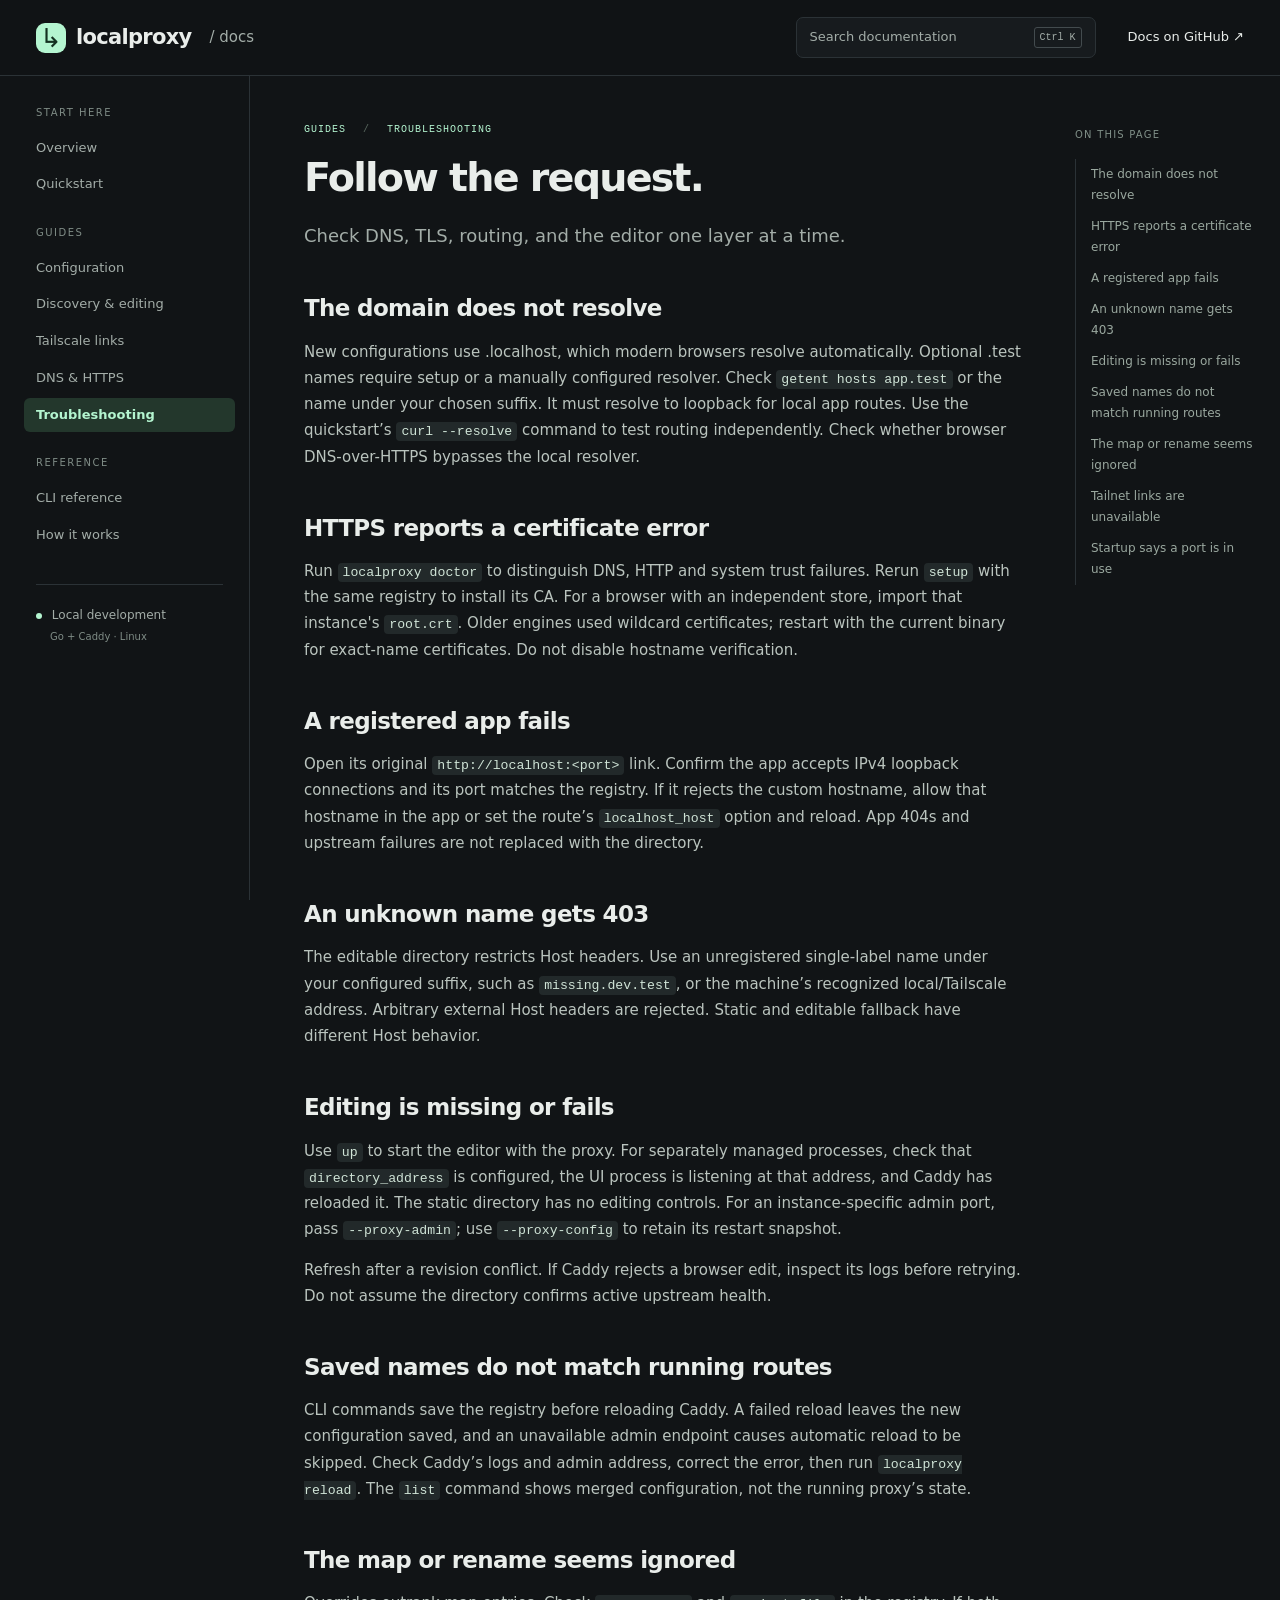
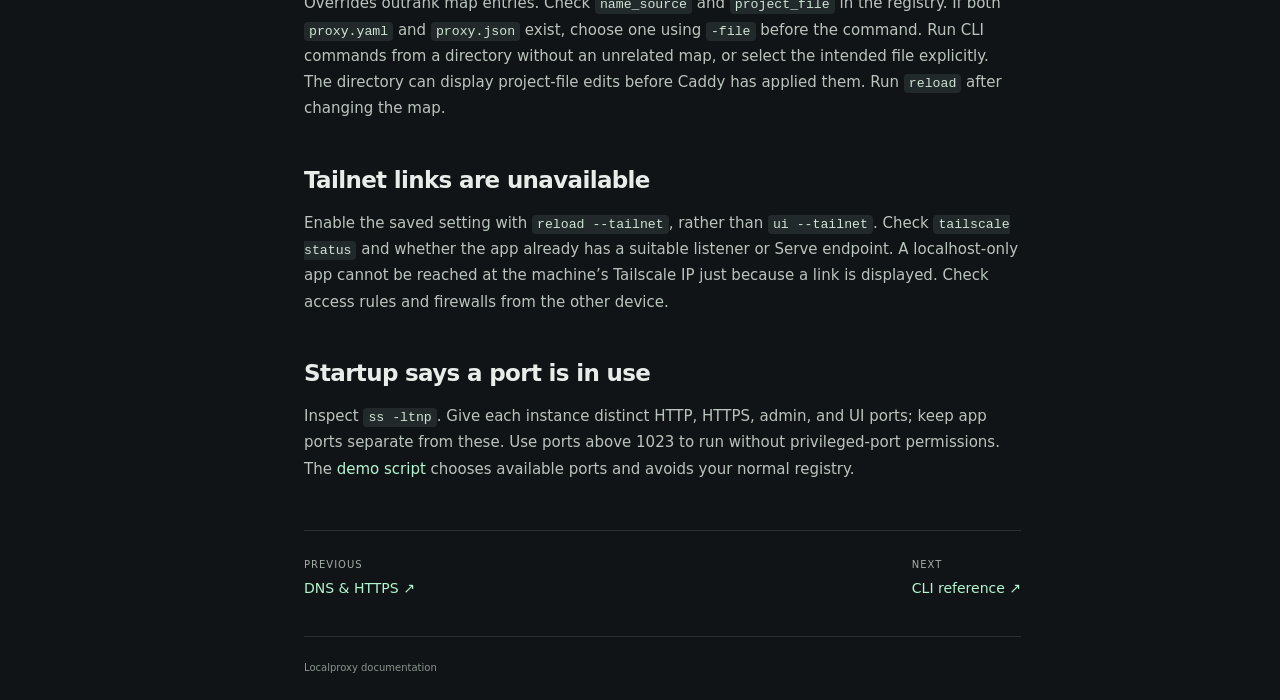
<file: troubleshooting.html>
<!doctype html>
<html lang="en"><head><meta charset="utf-8"><meta name="viewport" content="width=device-width,initial-scale=1">
<meta name="description" content="Check DNS, TLS, routing, and the editor one layer at a time."><meta name="color-scheme" content="dark">
<title>Troubleshooting · Localproxy docs</title><link rel="icon" href="assets/icon.svg" type="image/svg+xml">
<link rel="stylesheet" href="assets/site.css"><script src="assets/site.js" defer></script></head>
<body><a class="skip" href="#main">Skip to content</a>
<header class="topbar"><a class="brand" href="index.html"><span class="brand-icon" aria-hidden="true">↳</span>localproxy<span class="docs-label">/ docs</span></a>
<button class="search-trigger" type="button" aria-haspopup="dialog"><span>Search documentation</span><kbd>Ctrl K</kbd></button>
<a class="repo-link" href="https://github.com/aaronS7/local-proxy-docs">Docs on GitHub <span aria-hidden="true">↗</span></a>
<button id="menu-toggle" type="button" aria-expanded="false" aria-controls="sidebar">Menu</button></header>
<div class="layout"><aside id="sidebar"><nav aria-label="Documentation"><p class="nav-label">START HERE</p><a href="index.html">Overview</a><a href="quickstart.html">Quickstart</a><p class="nav-label">GUIDES</p><a href="configuration.html">Configuration</a><a href="directory.html">Discovery & editing</a><a href="tailnet.html">Tailscale links</a><a href="dns.html">DNS & HTTPS</a><a href="troubleshooting.html" aria-current="page">Troubleshooting</a><p class="nav-label">REFERENCE</p><a href="cli.html">CLI reference</a><a href="architecture.html">How it works</a></nav><div class="sidebar-note"><span class="dot"></span> Local development<br><small>Go + Caddy · Linux</small></div></aside>
<main id="main"><div class="eyebrow">GUIDES <span>/</span> Troubleshooting</div><h1>Follow the request.</h1><p class="lead">Check DNS, TLS, routing, and the editor one layer at a time.</p><h2 id="resolve">The domain does not resolve</h2>
<p>New configurations use .localhost, which modern browsers resolve automatically. Optional .test names require setup or a manually configured resolver. Check <code>getent hosts app.test</code> or the name under your chosen suffix. It must resolve to loopback for local app routes. Use the quickstart’s <code>curl --resolve</code> command to test routing independently. Check whether browser DNS-over-HTTPS bypasses the local resolver.</p>
<h2 id="tls">HTTPS reports a certificate error</h2>
<p>Run <code>localproxy doctor</code> to distinguish DNS, HTTP and system trust failures. Rerun <code>setup</code> with the same registry to install its CA. For a browser with an independent store, import that instance's <code>root.crt</code>. Older engines used wildcard certificates; restart with the current binary for exact-name certificates. Do not disable hostname verification.</p>
<h2 id="upstream">A registered app fails</h2>
<p>Open its original <code>http://localhost:&lt;port&gt;</code> link. Confirm the app accepts IPv4 loopback connections and its port matches the registry. If it rejects the custom hostname, allow that hostname in the app or set the route’s <code>localhost_host</code> option and reload. App 404s and upstream failures are not replaced with the directory.</p>
<h2 id="fallback">An unknown name gets 403</h2>
<p>The editable directory restricts Host headers. Use an unregistered single-label name under your configured suffix, such as <code>missing.dev.test</code>, or the machine’s recognized local/Tailscale address. Arbitrary external Host headers are rejected. Static and editable fallback have different Host behavior.</p>
<h2 id="editor">Editing is missing or fails</h2>
<p>Use <code>up</code> to start the editor with the proxy. For separately managed processes, check that <code>directory_address</code> is configured, the UI process is listening at that address, and Caddy has reloaded it. The static directory has no editing controls. For an instance-specific admin port, pass <code>--proxy-admin</code>; use <code>--proxy-config</code> to retain its restart snapshot.</p>
<p>Refresh after a revision conflict. If Caddy rejects a browser edit, inspect its logs before retrying. Do not assume the directory confirms active upstream health.</p>
<h2 id="reload">Saved names do not match running routes</h2>
<p>CLI commands save the registry before reloading Caddy. A failed reload leaves the new configuration saved, and an unavailable admin endpoint causes automatic reload to be skipped. Check Caddy’s logs and admin address, correct the error, then run <code>localproxy reload</code>. The <code>list</code> command shows merged configuration, not the running proxy’s state.</p>
<h2 id="file">The map or rename seems ignored</h2>
<p>Overrides outrank map entries. Check <code>name_source</code> and <code>project_file</code> in the registry. If both <code>proxy.yaml</code> and <code>proxy.json</code> exist, choose one using <code>-file</code> before the command. Run CLI commands from a directory without an unrelated map, or select the intended file explicitly. The directory can display project-file edits before Caddy has applied them. Run <code>reload</code> after changing the map.</p>
<h2 id="tailnet">Tailnet links are unavailable</h2>
<p>Enable the saved setting with <code>reload --tailnet</code>, rather than <code>ui --tailnet</code>. Check <code>tailscale status</code> and whether the app already has a suitable listener or Serve endpoint. A localhost-only app cannot be reached at the machine’s Tailscale IP just because a link is displayed. Check access rules and firewalls from the other device.</p>
<h2 id="ports">Startup says a port is in use</h2>
<p>Inspect <code>ss -ltnp</code>. Give each instance distinct HTTP, HTTPS, admin, and UI ports; keep app ports separate from these. Use ports above 1023 to run without privileged-port permissions. The <a href="quickstart.html">demo script</a> chooses available ports and avoids your normal registry.</p>

<nav class="page-nav" aria-label="Adjacent pages"><a href="dns.html"><span>Previous</span>DNS & HTTPS <span aria-hidden="true">↗</span></a><a href="cli.html"><span>Next</span>CLI reference <span aria-hidden="true">↗</span></a></nav><footer>Localproxy documentation</footer></main>
<aside class="toc"><p>ON THIS PAGE</p><nav aria-label="On this page"><a href="#resolve">The domain does not resolve</a><a href="#tls">HTTPS reports a certificate error</a><a href="#upstream">A registered app fails</a><a href="#fallback">An unknown name gets 403</a><a href="#editor">Editing is missing or fails</a><a href="#reload">Saved names do not match running routes</a><a href="#file">The map or rename seems ignored</a><a href="#tailnet">Tailnet links are unavailable</a><a href="#ports">Startup says a port is in use</a></nav></aside></div>
<dialog id="search-dialog" aria-labelledby="search-title"><div class="search-head"><label id="search-title" for="docs-search">Search the docs</label><button id="search-close" type="button" aria-label="Close search">Esc</button></div><input id="docs-search" type="search" placeholder="Try: rename, YAML, HTTPS…" autocomplete="off"><p id="search-status" role="status"></p><div id="search-results"></div></dialog>
<div id="copy-status" class="sr-only" role="status"></div></body></html>
</file>
<file: assets/site.css>
:root {
  --bg:#111416;
  --panel:#171b1e;
  --line:#2b3236;
  --text:#e9edea;
  --muted:#a3ada8;
  --green:#b4f5d0;
  --mono:ui-monospace,SFMono-Regular,Consolas,monospace;
  --sans:Inter,ui-sans-serif,system-ui,-apple-system,BlinkMacSystemFont,"Segoe UI",sans-serif;
  color-scheme:dark;
}
* {
  box-sizing:border-box;
}
html {
  scroll-behavior:smooth;
  scroll-padding-top:100px;
}
body {
  margin:0;
  background:var(--bg);
  color:var(--text);
  font:15px/1.75 var(--sans);
}
a {
  color:var(--green);
  text-decoration:none;
}
a:hover {
  text-decoration:underline;
}
button,input {
  font:inherit;
}
button {
  cursor:pointer;
}
button:disabled {
  cursor:wait;
}
button,a,input,summary {
  touch-action:manipulation;
}
button:focus-visible,a:focus-visible,input:focus-visible,summary:focus-visible {
  outline:2px solid var(--green);
  outline-offset:4px;
}
code,kbd,pre {
  font-family:var(--mono);
}
code {
  font-size:.88em;
  color:#d0e4d7;
  background:#22292a;
  padding:2px 5px;
  border-radius:4px;
}
pre {
  position:relative;
  background:#0c1012;
  border:1px solid var(--line);
  border-radius:10px;
  padding:24px 70px 24px 22px;
  overflow:auto;
  font-size:13px;
  line-height:1.9;
  max-width:100%;
}
pre code {
  padding:0;
  background:none;
  color:#d2dfd7;
  font-size:inherit;
}
pre .copy-code {
  position:absolute;
  right:10px;
  top:10px;
  border:1px solid var(--line);
  background:var(--panel);
  color:var(--muted);
  font:11px var(--sans);
  padding:6px 9px;
  border-radius:5px;
}
.topbar {
  height:76px;
  position:sticky;
  top:0;
  z-index:10;
  background:#111416f5;
  border-bottom:1px solid var(--line);
  display:flex;
  align-items:center;
  gap:32px;
  padding:0 36px;
}
.brand {
  color:var(--text);
  font-size:21px;
  letter-spacing:-.7px;
  font-weight:650;
  display:flex;
  align-items:center;
  gap:10px;
  white-space:nowrap;
}
.brand:hover {
  text-decoration:none;
}
.brand-icon {
  display:grid;
  place-items:center;
  color:#143121;
  background:var(--green);
  border-radius:9px;
  width:30px;
  height:30px;
  font:26px var(--mono);
}
.docs-label {
  font-size:15px;
  font-weight:400;
  color:var(--muted);
  margin-left:8px;
  letter-spacing:0;
}
.search-trigger {
  margin-left:auto;
  width:300px;
  text-align:left;
  display:flex;
  align-items:center;
  justify-content:space-between;
  background:var(--panel);
  border:1px solid var(--line);
  color:var(--muted);
  padding:8px 13px;
  border-radius:7px;
  font-size:13px;
}
kbd {
  font-size:10px;
  border:1px solid #434b4e;
  border-radius:3px;
  padding:1px 5px;
  color:var(--muted);
}
.repo-link {
  font-size:13px;
  color:var(--text);
}
.layout {
  max-width:1550px;
  margin:auto;
  display:grid;
  grid-template-columns:250px minmax(0,1fr) 205px;
}
#sidebar {
  position:sticky;
  top:76px;
  height:calc(100vh - 76px);
  padding:28px 26px 20px 36px;
  overflow-y:auto;
  border-right:1px solid var(--line);
}
.nav-label {
  font-size:10px;
  letter-spacing:1.5px;
  color:#7f8c86;
  margin:22px 0 9px;
}
.nav-label:first-child {
  margin-top:0;
}
#sidebar nav>a {
  display:block;
  color:var(--muted);
  font-size:13px;
  padding:6px 12px;
  margin:2px -12px;
  border-radius:6px;
}
#sidebar nav>a:hover {
  background:#1d2622;
  color:var(--text);
  text-decoration:none;
}
#sidebar nav>a[aria-current] {
  background:#23372c;
  color:var(--green);
  font-weight:600;
}
.sidebar-note {
  border-top:1px solid var(--line);
  margin-top:32px;
  padding-top:20px;
  font-size:12px;
  color:var(--muted);
}
.sidebar-note small {
  color:#7f8c86;
  margin-left:14px;
}
.dot {
  width:6px;
  height:6px;
  display:inline-block;
  border-radius:50%;
  background:var(--green);
  margin-right:6px;
}
main {
  padding:48px 54px 24px;
  min-width:0;
  max-width:980px;
}
.eyebrow {
  font:10px var(--mono);
  color:var(--green);
  letter-spacing:1px;
  text-transform:uppercase;
  margin-bottom:20px;
}
.eyebrow span {
  margin:0 10px;
  color:#5a6961;
}
h1 {
  font-size:clamp(32px,3.1vw,48px);
  letter-spacing:-1.8px;
  line-height:1.15;
  font-weight:560;
  max-width:660px;
  margin:0 0 20px;
}
.lead {
  font-size:18px;
  line-height:1.65;
  color:var(--muted);
  margin:0 0 34px;
  max-width:660px;
}
h2 {
  font-size:23px;
  letter-spacing:-.65px;
  font-weight:550;
  line-height:1.4;
  margin:42px 0 14px;
}
h3 {
  font-size:16px;
  margin:28px 0 10px;
  font-weight:600;
}
p {
  color:#bac4be;
  margin:14px 0;
}
strong {
  color:var(--text);
  font-weight:600;
}
li {
  color:#bac4be;
  margin:8px 0;
}
ul,ol {
  padding-left:23px;
}
.toc {
  position:sticky;
  top:76px;
  align-self:start;
  padding:50px 24px 20px 0;
  max-height:calc(100vh - 76px);
  overflow-y:auto;
  font-size:12px;
}
.toc p {
  font-size:10px;
  letter-spacing:1.2px;
  color:#809088;
  margin:0 0 15px;
}
.toc nav {
  border-left:1px solid var(--line);
}
.toc nav a {
  display:block;
  color:#9aa89f;
  padding:5px 0 5px 15px;
}
.source-link {
  display:block;
  margin-top:25px;
  color:var(--muted);
  font-size:11px;
}
.actions {
  display:flex;
  gap:12px;
  flex-wrap:wrap;
  margin:26px 0 36px;
}
.button {
  padding:10px 17px;
  border:1px solid #43564b;
  border-radius:7px;
  color:var(--text);
  font-size:13px;
  font-weight:600;
}
.button.primary {
  color:#153222;
  background:var(--green);
  border-color:var(--green);
}
.button:hover {
  text-decoration:none;
  filter:brightness(1.1);
}
.routing {
  margin:32px 0;
  padding:26px 22px;
  background:radial-gradient(ellipse at 50% 100%,#20342a 0,transparent 75%),var(--panel);
  border:1px solid #35443b;
  border-radius:12px;
}
.routing-caption {
  color:#8d9d92;
  font:10px var(--mono);
  letter-spacing:1.5px;
  margin-bottom:24px;
}
.route-flow {
  display:flex;
  align-items:center;
  justify-content:space-between;
  gap:12px;
  flex-wrap:wrap;
}
.route-node {
  font:13px var(--mono);
  padding:13px;
  border-radius:7px;
  border:1px solid #344139;
  background:#141c17;
}
.route-node.accent {
  color:var(--green);
  border-color:#6b9178;
}
.route-arrow {
  color:#749980;
}
.routing small {
  display:block;
  color:var(--muted);
  font-size:11px;
  margin-top:20px;
}
.cards {
  display:grid;
  grid-template-columns:1fr 1fr;
  gap:14px;
  margin-top:22px;
}
.card {
  display:block;
  padding:21px;
  border:1px solid var(--line);
  border-radius:9px;
  background:var(--panel);
  color:var(--text);
}
.card:hover {
  border-color:#668874;
  text-decoration:none;
}
.card .card-number {
  font:11px var(--mono);
  color:var(--green);
  display:block;
  margin-bottom:20px;
}
.card strong {
  display:block;
  font-size:15px;
}
.card p {
  font-size:13px;
  margin:5px 0 0;
  line-height:1.65;
}
.callout {
  padding:15px 20px;
  background:#1a2721;
  border:1px solid #334c3b;
  border-left:3px solid #8bd5a8;
  border-radius:5px;
  margin:25px 0;
  font-size:13px;
}
.callout p {
  margin:0;
}
.callout.warning {
  background:#292419;
  border-color:#5a4c2b;
}
.table-wrap {
  overflow-x:auto;
  margin:24px 0;
}
table {
  border-collapse:collapse;
  width:100%;
  font-size:13px;
}
th {
  text-align:left;
  font-weight:500;
  color:#a1b5a8;
  background:var(--panel);
}
td,th {
  padding:12px 14px;
  border-bottom:1px solid var(--line);
  vertical-align:top;
}
td {
  color:#bac4be;
}
figure {
  margin:28px 0;
}
figure img,
figure video {
  display:block;
  width:100%;
  height:auto;
  border:1px solid var(--line);
  border-radius:9px;
}
figure.mobile img {
  max-width:310px;
  margin:auto;
}
figcaption {
  font-size:12px;
  color:#8e9e94;
  text-align:center;
  margin:11px 0;
}
.page-nav {
  border-top:1px solid var(--line);
  margin-top:48px;
  padding-top:25px;
  display:flex;
  justify-content:space-between;
  gap:15px;
}
.page-nav a {
  font-size:14px;
}
.page-nav a>span:first-child {
  display:block;
  font-size:10px;
  color:var(--muted);
  text-transform:uppercase;
  letter-spacing:1px;
  margin-bottom:3px;
}
footer {
  border-top:1px solid var(--line);
  padding-top:22px;
  margin-top:35px;
  font-size:10px;
  color:#89958e;
  display:flex;
  justify-content:space-between;
  gap:20px;
}
footer span {
  color:#6d7c72;
}
.skip {
  position:fixed;
  left:10px;
  top:-60px;
  background:var(--green);
  color:#111;
  padding:8px 16px;
  z-index:100;
}
.skip:focus {
  top:10px;
}
.sr-only {
  position:absolute;
  width:1px;
  height:1px;
  padding:0;
  margin:-1px;
  overflow:hidden;
  clip:rect(0,0,0,0);
  white-space:nowrap;
  border:0;
}
#menu-toggle {
  display:none;
}
dialog {
  width:min(620px,calc(100% - 32px));
  max-height:75vh;
  border:1px solid #48594e;
  border-radius:13px;
  padding:22px;
  background:#171d19;
  color:var(--text);
  box-shadow:0 25px 100px #0009;
}
dialog::backdrop {
  background:#050908bf;
  backdrop-filter:blur(4px);
}
.search-head {
  display:flex;
  align-items:center;
  justify-content:space-between;
  margin-bottom:16px;
  font-size:13px;
}
#search-close {
  font-size:11px;
  color:var(--muted);
  border:1px solid var(--line);
  border-radius:4px;
  background:var(--bg);
  padding:4px 8px;
}
#docs-search {
  width:100%;
  padding:12px 14px;
  color:var(--text);
  border:1px solid #526958;
  border-radius:7px;
  background:var(--bg);
  font-size:16px;
}
#search-status {
  font-size:12px;
}
#search-results a {
  display:block;
  padding:14px 12px;
  border-radius:7px;
  color:var(--text);
}
#search-results a:hover {
  background:#26392c;
  text-decoration:none;
}
#search-results a span {
  display:block;
  font-size:12px;
  color:var(--muted);
  margin-top:3px;
}
#search-results a mark {
  background:#496c50;
  color:white;
}
details {
  border:1px solid var(--line);
  border-radius:7px;
  padding:16px;
  margin:14px 0;
}
summary {
  cursor:pointer;
  font-weight:600;
  font-size:14px;
}
@media(min-width:1600px) {
  .layout {
    border-left:1px solid var(--line);
    border-right:1px solid var(--line);
  }
}
@media(max-width:1180px) {
  .layout {
    grid-template-columns:220px minmax(0,1fr);
  }
  .toc {
    display:none;
  }
  main {
    padding:42px 40px;
  }
  #sidebar {
    padding-left:28px;
  }
  .topbar {
    padding:0 28px;
  }
}
@media(max-width:760px) {
  .topbar {
    height:64px;
    padding:0 18px;
    gap:16px;
  }
  .brand {
    font-size:18px;
  }
  .docs-label {
    font-size:12px;
    margin-left:0;
  }
  .brand-icon {
    width:26px;
    height:26px;
    font-size:22px;
  }
  .repo-link {
    display:none;
  }
  .search-trigger {
    width:auto;
    background:none;
    border:0;
    padding:8px;
    margin-left:auto;
  }
  .search-trigger span {
    font-size:0;
  }
  .search-trigger span:after {
    content:'Search';
    font-size:12px;
  }
  .search-trigger kbd {
    display:none;
  }
  #menu-toggle {
    display:block;
    border:1px solid var(--line);
    border-radius:5px;
    background:var(--panel);
    color:var(--text);
    padding:4px 8px;
    font-size:12px;
  }
  .layout {
    display:block;
  }
  #sidebar {
    display:none;
    position:fixed;
    top:64px;
    bottom:0;
    left:0;
    width:260px;
    background:var(--bg);
    z-index:9;
    height:auto;
    border-right:1px solid #4d6052;
    box-shadow:20px 0 40px #0007;
  }
  #sidebar.is-open {
    display:block;
  }
  main {
    padding:32px 22px 24px;
  }
  h1 {
    font-size:36px;
    letter-spacing:-1.2px;
  }
  .lead {
    font-size:16px;
  }
  .cards {
    grid-template-columns:1fr;
  }
  .route-flow {
    justify-content:center;
  }
  .route-node {
    font-size:11px;
    padding:9px;
  }
  .routing {
    padding:22px 14px;
  }
  .routing-caption {
    font-size:9px;
  }
  pre {
    font-size:11px;
    padding-left:15px;
  }
  .page-nav {
    font-size:12px;
  }
  footer {
    display:block;
  }
  footer span {
    display:block;
    margin-top:6px;
  }
}
@media(prefers-reduced-motion:reduce) {
  html {
    scroll-behavior:auto;
  }
}
</file>
